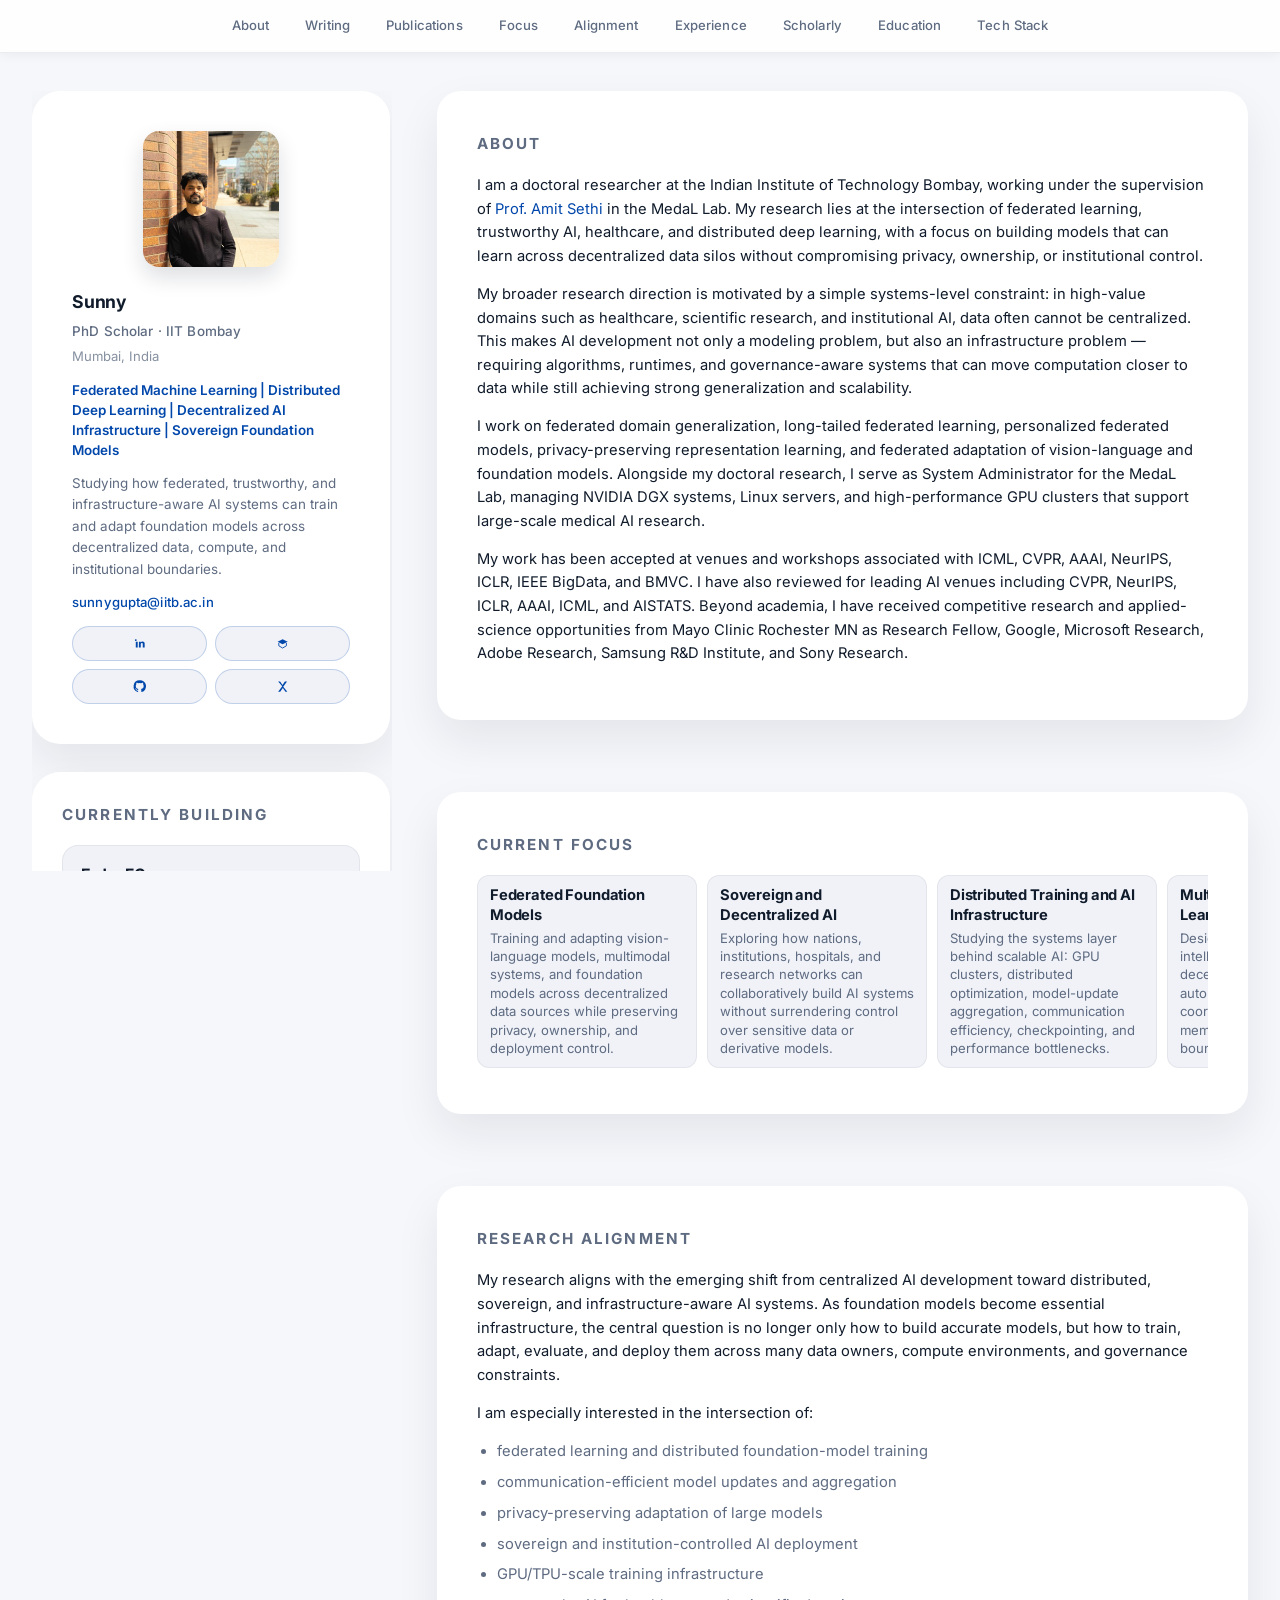
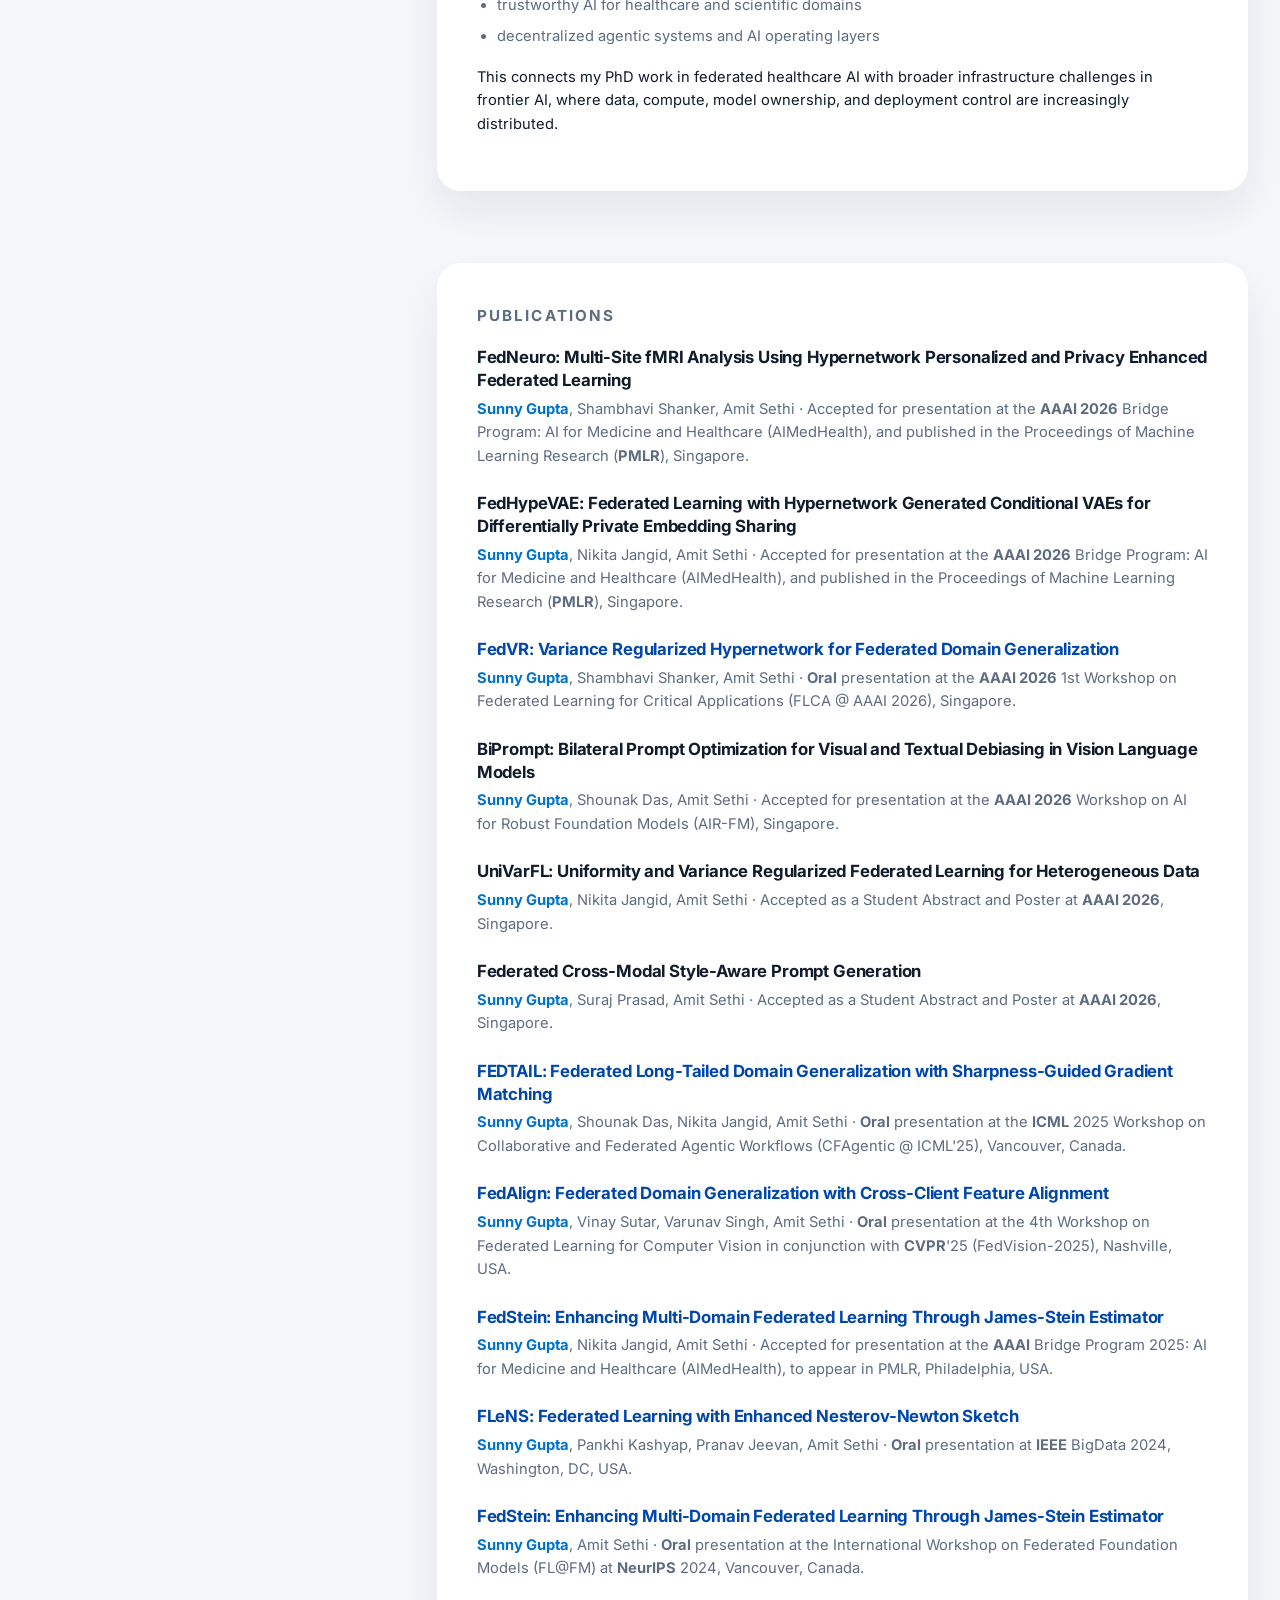
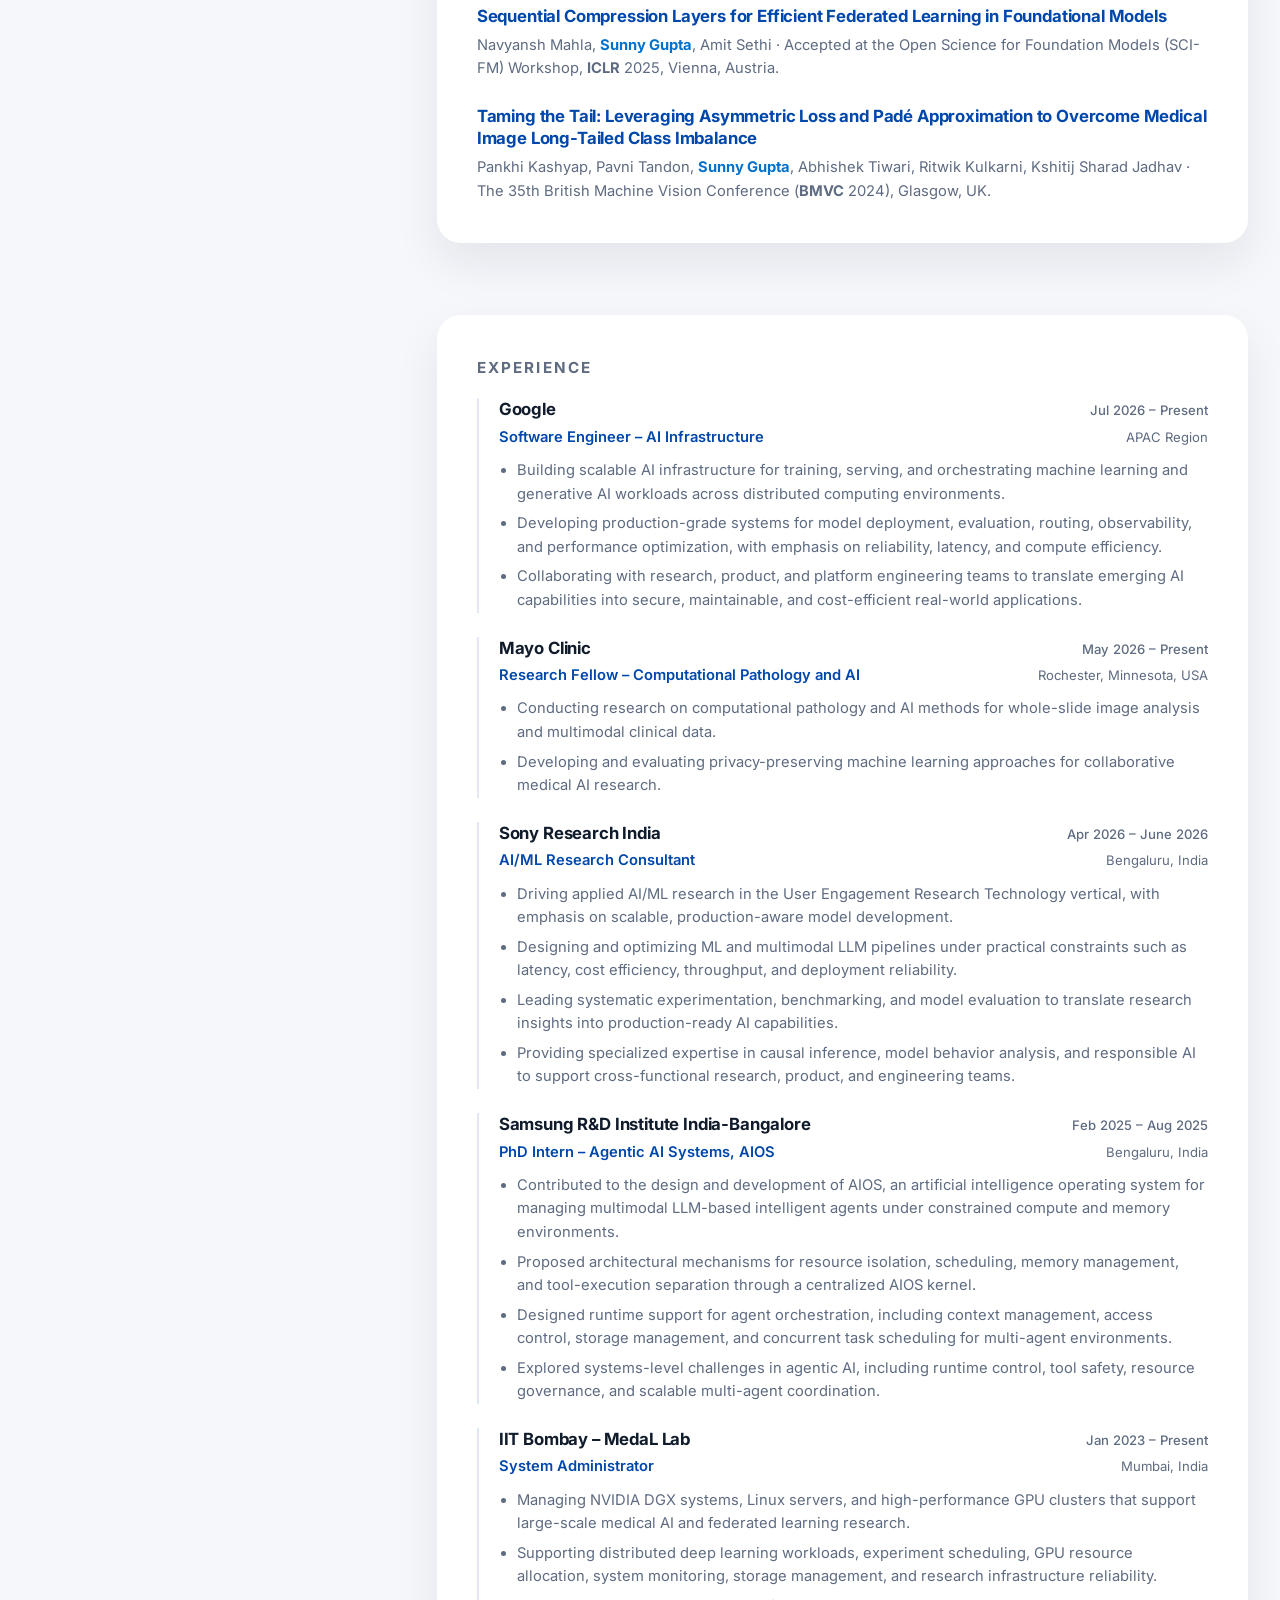
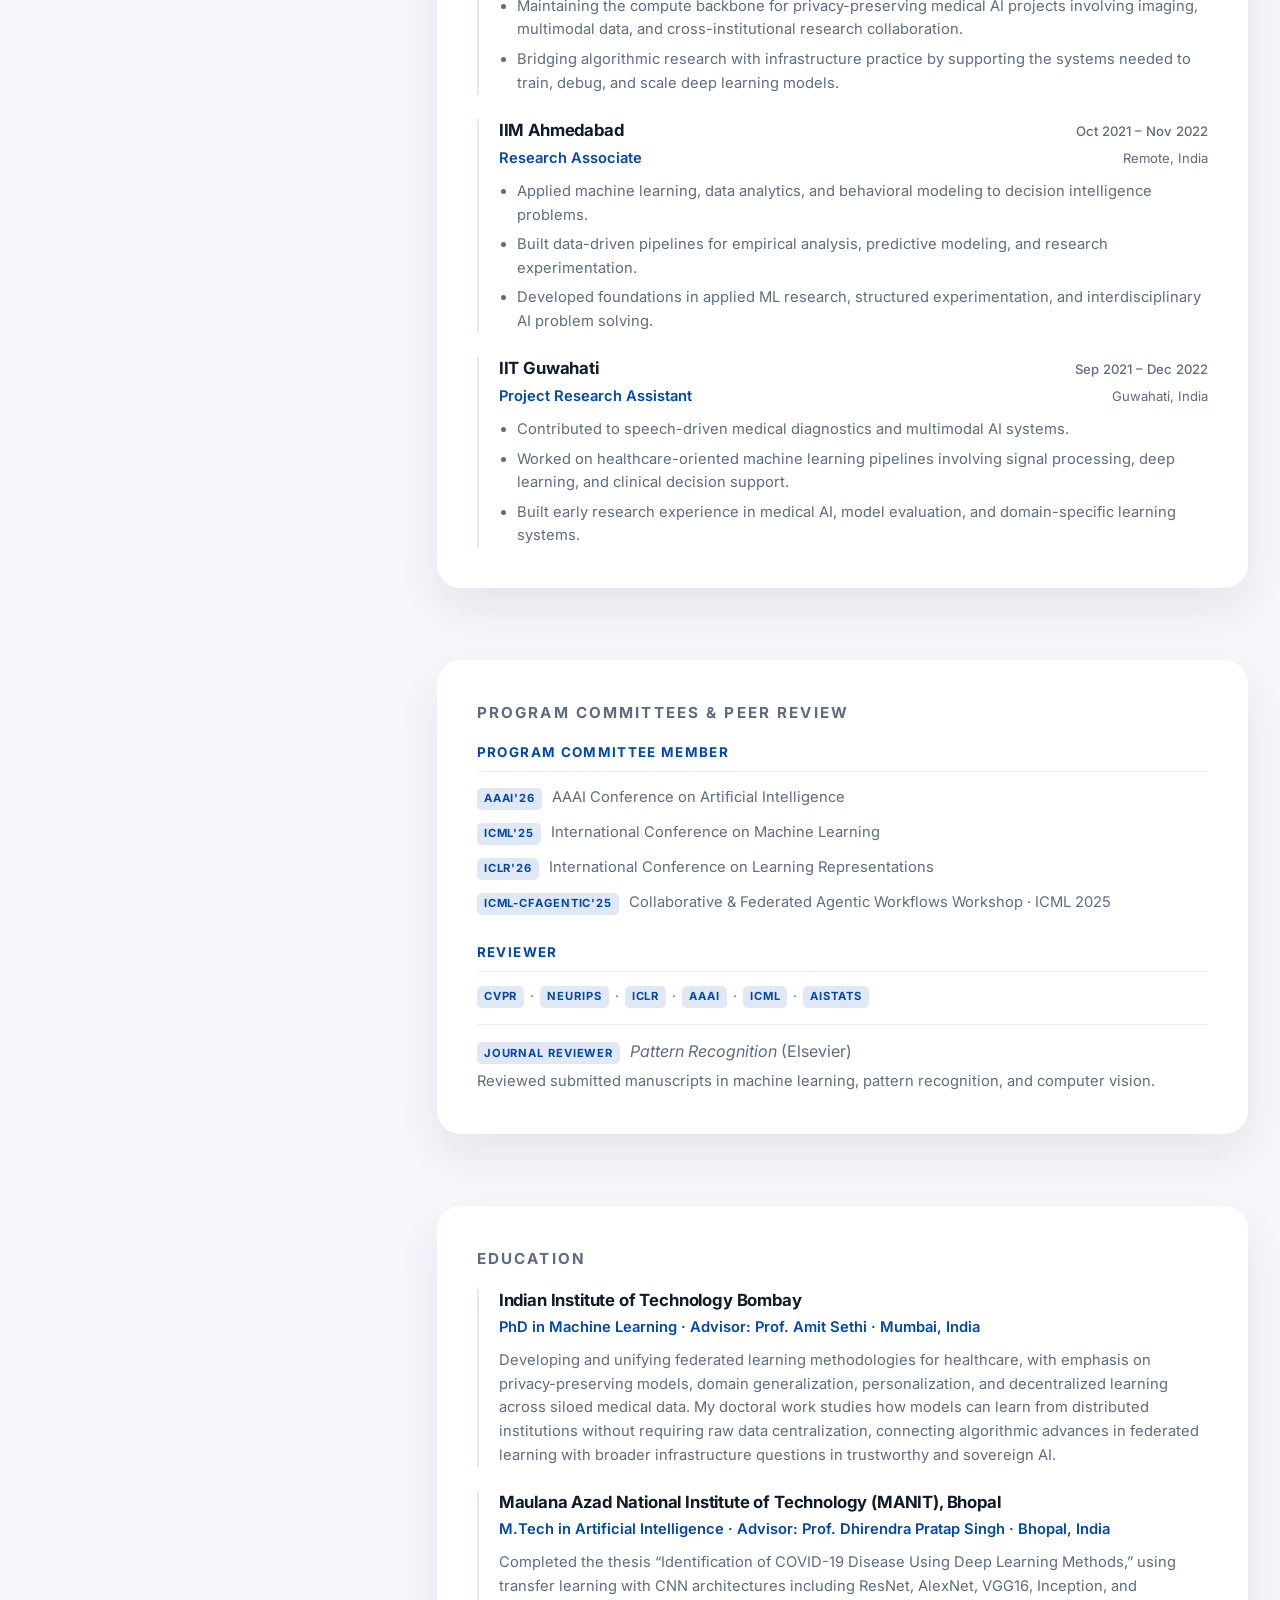
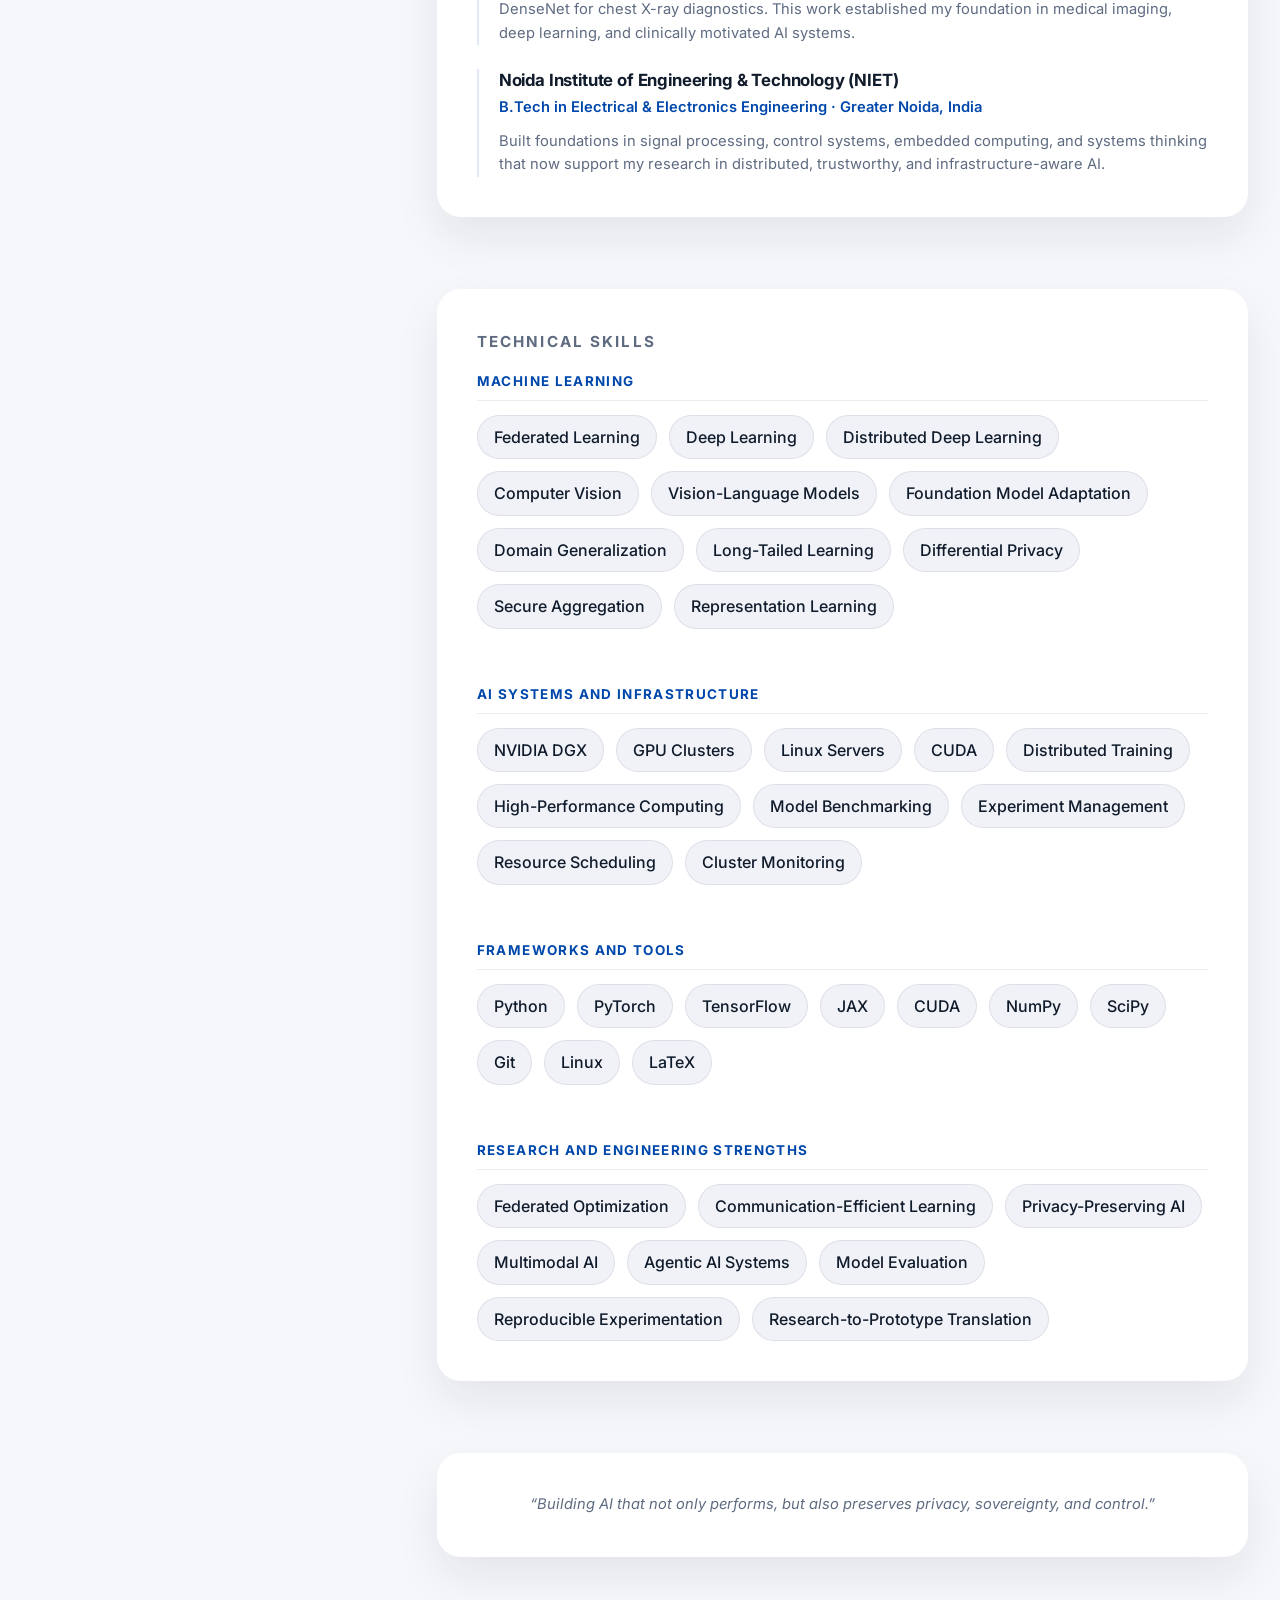
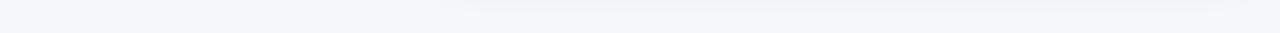
<file: index.html>
<!DOCTYPE html>
<html lang="en">
<head>
  <meta charset="utf-8">
  <meta http-equiv="X-UA-Compatible" content="IE=edge">
  <meta name="viewport" content="width=device-width, initial-scale=1">
  <title>Sunny Gupta | Machine Learning Researcher</title>
  <meta name="description" content="Portfolio of Sunny Gupta, PhD Scholar at IIT Bombay focused on federated learning, distributed deep learning, and trustworthy AI.">
  <link rel="preconnect" href="https://fonts.googleapis.com">
  <link rel="preconnect" href="https://fonts.gstatic.com" crossorigin>
  <link href="https://fonts.googleapis.com/css2?family=Inter:wght@300;400;500;600;700&display=swap" rel="stylesheet">
  <link rel="stylesheet" href="styles.css?v=12">
  <style>
    #service, #education {
      background: #ffffff !important;
      border-radius: 24px !important;
      padding: clamp(28px, 4vw, 40px) !important;
      box-shadow: 0 20px 45px rgba(15, 23, 42, 0.08) !important;
    }
  </style>
</head>
<body data-ga-id="" data-plausible-domain="">
  <header class="top-nav">
    <nav class="top-nav__inner" aria-label="Page sections">
      <a href="#about">About</a>
      <a href="#writing">Writing</a>
      <a href="#highlights">Publications</a>
      <a href="#focus">Focus</a>
      <a href="#alignment">Alignment</a>
      <a href="#experience">Experience</a>
      <a href="#service">Scholarly</a>
      <a href="#education">Education</a>
      <a href="#skills">Tech Stack</a>
    </nav>
  </header>

  <div class="page">
    <div class="sidebar">
    <aside class="profile">
      <div class="profile__image">
        <img src="sunny.jpg" alt="Portrait of Sunny Gupta" loading="lazy">
      </div>
      <div class="profile__content">
        <div class="profile__header">
          <h1 class="profile__name">Sunny</h1>
          <p class="profile__eyebrow">PhD Scholar · IIT Bombay</p>
          <p class="profile__location">Mumbai, India</p>
        </div>
        <p class="profile__role">Federated Machine Learning | Distributed Deep Learning | Decentralized AI Infrastructure | Sovereign Foundation Models</p>
        <p class="profile__tagline">
          Studying how federated, trustworthy, and infrastructure-aware AI systems can train and adapt foundation models across decentralized data, compute, and institutional boundaries.
        </p>
        <a href="mailto:sunnygupta@iitb.ac.in" class="profile__email">sunnygupta@iitb.ac.in</a>

        <div class="profile__actions">
          <a class="button secondary button--icon" href="https://linkedin.com/in/isunnyi" target="_blank" rel="noopener" title="LinkedIn">
            <svg viewBox="0 0 24 24" aria-hidden="true">
              <path d="M6 9h3v9H6zM7.5 6.5a1.5 1.5 0 1 1-3 0a1.5 1.5 0 0 1 3 0zM11 9h2.8v1.3h.04a3 3 0 0 1 2.66-1.46C18.8 8.84 20 10 20 12.43V18h-3v-4.95c0-1.19-.43-2-1.52-2-0.83 0-1.32.56-1.54 1.1-.08.19-.1.46-.1.73V18h-3z" fill="currentColor"></path>
            </svg>
            <span class="sr-only">LinkedIn</span>
          </a>
          <a class="button secondary button--icon" href="https://scholar.google.com/citations?user=-I-B6DgAAAAJ&amp;hl=en" target="_blank" rel="noopener" title="Google Scholar">
            <svg viewBox="0 0 24 24" aria-hidden="true">
              <path d="m4 9 8-4 8 4-8 4-8-4z" fill="currentColor"></path>
              <path d="M6 11v4.5L12 19l6-3.5V11" fill="none" stroke="currentColor" stroke-width="1.4" stroke-linejoin="round"></path>
            </svg>
            <span class="sr-only">Google Scholar</span>
          </a>
          <a class="button secondary button--icon" href="https://github.com/sunnyinAI" target="_blank" rel="noopener" title="GitHub">
            <svg viewBox="0 0 24 24" aria-hidden="true">
              <path d="M12 2a9.5 9.5 0 0 0-3 18.5c.47.09.65-.2.65-.46v-1.6c-2.65.58-3.2-1.27-3.2-1.27-.43-1.09-1.05-1.38-1.05-1.38-.86-.6.07-.59.07-.59.95.07 1.45.99 1.45.99.85 1.48 2.23 1.05 2.78.8.09-.63.33-1.05.6-1.29-2.11-.24-4.33-1.08-4.33-4.8 0-1.06.38-1.93 1-2.61-.1-.24-.44-1.2.1-2.5 0 0 .82-.26 2.7 1a9.3 9.3 0 0 1 4.9 0c1.88-1.26 2.7-1 2.7-1 .54 1.3.2 2.26.1 2.5.62.68 1 1.55 1 2.6 0 3.73-2.22 4.57-4.34 4.81.34.3.64.88.64 1.78v2.64c0 .26.18.55.66.46A9.5 9.5 0 0 0 12 2z" fill="currentColor"></path>
            </svg>
            <span class="sr-only">GitHub</span>
          </a>
          <a class="button secondary button--icon" href="https://x.com/sunnyinAI" target="_blank" rel="noopener" title="X / Twitter">
            <svg viewBox="0 0 24 24" aria-hidden="true">
              <path d="M5 4h3l3.9 5.5L15.6 4H19l-6 8.2L19.5 20h-3l-4.1-5.8L8.2 20H5l6.4-8.4z" fill="currentColor"></path>
            </svg>
            <span class="sr-only">X</span>
          </a>
        </div>

      </div>
    </aside>

      <section id="building" class="content__section projects-card">
        <h2 class="section-title">Currently Building</h2>
        <div class="projects-list">
          <a class="project-item" href="https://sunnyinai.github.io/ErdosFC/fc/" target="_blank" rel="noopener">
            <span class="project-item__head">
              <span class="project-item__name">ErdosFC</span>
              <svg viewBox="0 0 24 24" aria-hidden="true"><path d="M7 17 17 7M9 7h8v8" fill="none" stroke="currentColor" stroke-width="2" stroke-linecap="round" stroke-linejoin="round"></path></svg>
            </span>
            <span class="project-item__sub">Erdos Federated Computing · a federated-learning runtime</span>
            <span class="project-item__desc">A research-oriented federated computing runtime for training machine learning models across distributed data owners without centralizing raw data. ErdosFC focuses on privacy-preserving learning, heterogeneous clients, communication-efficient aggregation, and scalable experimentation for healthcare and foundation-model adaptation.</span>
          </a>
          <a class="project-item" href="https://sunnyinai.github.io/ErdosFC/fai/" target="_blank" rel="noopener">
            <span class="project-item__head">
              <span class="project-item__name">ErdosFAI</span>
              <svg viewBox="0 0 24 24" aria-hidden="true"><path d="M7 17 17 7M9 7h8v8" fill="none" stroke="currentColor" stroke-width="2" stroke-linecap="round" stroke-linejoin="round"></path></svg>
            </span>
            <span class="project-item__sub">Erdos Federated Agentic Intelligence · an agent lifecycle platform</span>
            <span class="project-item__desc">A platform for building, testing, deploying, and governing AI agents across decentralized environments. ErdosFAI explores how multi-agent systems can coordinate securely across tools, data sources, and institutions while maintaining observability, control, and responsible AI safeguards.</span>
          </a>
          <a class="project-item" href="https://sunnyinai.github.io/SDCO/" target="_blank" rel="noopener">
            <span class="project-item__head">
              <span class="project-item__name">Sunny Data Center Observatory</span>
              <svg viewBox="0 0 24 24" aria-hidden="true"><path d="M7 17 17 7M9 7h8v8" fill="none" stroke="currentColor" stroke-width="2" stroke-linecap="round" stroke-linejoin="round"></path></svg>
            </span>
            <span class="project-item__sub">India&apos;s data-centre footprint · mapped in the public interest</span>
            <span class="project-item__desc">A source-backed public-interest observatory for exploring Indian data-centre facilities, project status, policy, capacity signals, infrastructure safeguards, and privacy-conscious community reports.</span>
          </a>
        </div>
      </section>

      <section id="writing" class="content__section writing-card">
        <h2 class="section-title">Writing</h2>
        <div class="writing-grid">
          <!-- Article card — copy this entire <a>…</a> block to add a new post -->
          <a class="article-card" href="articles/federated-learning-for-healthcare.html">
            <div class="article-card__top">
              <span class="article-card__tag">Research</span>
              <span class="article-card__date">June 2026</span>
            </div>
            <h3 class="article-card__title">Federated Learning for Healthcare: The Ideas Behind My Research</h3>
            <p class="article-card__excerpt">Why medical data cannot move freely between hospitals &mdash; and how federated learning, privacy-preserving optimization, and distributed model adaptation can enable accurate, fair, and trustworthy AI across clinical institutions.</p>
            <span class="article-card__more">
              Read article
              <svg viewBox="0 0 24 24" aria-hidden="true"><path d="M5 12h14M13 6l6 6-6 6" fill="none" stroke="currentColor" stroke-width="2" stroke-linecap="round" stroke-linejoin="round"></path></svg>
            </span>
          </a>
          <!-- /Article card -->
          <a class="article-card" href="articles/from-federated-learning-to-sovereign-foundation-models.html">
            <div class="article-card__top">
              <span class="article-card__tag">Research</span>
              <span class="article-card__date">June 2026</span>
            </div>
            <h3 class="article-card__title">From Federated Learning to Sovereign Foundation Models</h3>
            <p class="article-card__excerpt">How the same principles behind privacy-preserving healthcare AI &mdash; local data control, decentralized optimization, and secure collaboration &mdash; are becoming central to frontier AI infrastructure.</p>
            <span class="article-card__more">
              Read article
              <svg viewBox="0 0 24 24" aria-hidden="true"><path d="M5 12h14M13 6l6 6-6 6" fill="none" stroke="currentColor" stroke-width="2" stroke-linecap="round" stroke-linejoin="round"></path></svg>
            </span>
          </a>
          <a class="article-card" href="articles/the-systems-layer-behind-federated-foundation-models.html">
            <div class="article-card__top">
              <span class="article-card__tag">Infrastructure</span>
              <span class="article-card__date">June 2026</span>
            </div>
            <h3 class="article-card__title">The Systems Layer Behind Federated Foundation Models</h3>
            <p class="article-card__excerpt">A practical view of the infrastructure needed for distributed model training: GPU clusters, communication bottlenecks, checkpointing, orchestration, profiling, and model-update aggregation.</p>
            <span class="article-card__more">
              Read article
              <svg viewBox="0 0 24 24" aria-hidden="true"><path d="M5 12h14M13 6l6 6-6 6" fill="none" stroke="currentColor" stroke-width="2" stroke-linecap="round" stroke-linejoin="round"></path></svg>
            </span>
          </a>
          <a class="article-card" href="articles/ml-research-interviews.html">
            <div class="article-card__top">
              <span class="article-card__tag">Career</span>
              <span class="article-card__date">June 2026</span>
            </div>
            <h3 class="article-card__title">A Field Guide to Machine Learning Research Interviews</h3>
            <p class="article-card__excerpt">What the interview loop looks like when moving from a PhD into industry research, with a focus on communicating technical depth across algorithms, systems, and role fit.</p>
            <span class="article-card__more">
              Read article
              <svg viewBox="0 0 24 24" aria-hidden="true"><path d="M5 12h14M13 6l6 6-6 6" fill="none" stroke="currentColor" stroke-width="2" stroke-linecap="round" stroke-linejoin="round"></path></svg>
            </span>
          </a>
        </div>
      </section>
    </div>

    <main class="content">
      <section id="about" class="content__section">
        <h2 class="section-title">About</h2>
        <p>
          I am a doctoral researcher at the Indian Institute of Technology Bombay, working under the supervision of
          <a href="https://www.ee.iitb.ac.in/~asethi/" target="_blank" rel="noopener">Prof. Amit Sethi</a> in the MedaL Lab. My research lies at the intersection of federated learning, trustworthy AI, healthcare, and distributed deep learning, with a focus on building models that can learn across decentralized data silos without compromising privacy, ownership, or institutional control.
        </p>
        <p>
          My broader research direction is motivated by a simple systems-level constraint: in high-value domains such as healthcare, scientific research, and institutional AI, data often cannot be centralized. This makes AI development not only a modeling problem, but also an infrastructure problem &mdash; requiring algorithms, runtimes, and governance-aware systems that can move computation closer to data while still achieving strong generalization and scalability.
        </p>
        <p>
          I work on federated domain generalization, long-tailed federated learning, personalized federated models, privacy-preserving representation learning, and federated adaptation of vision-language and foundation models. Alongside my doctoral research, I serve as System Administrator for the MedaL Lab, managing NVIDIA DGX systems, Linux servers, and high-performance GPU clusters that support large-scale medical AI research.
        </p>
        <p>
          My work has been accepted at venues and workshops associated with ICML, CVPR, AAAI, NeurIPS, ICLR, IEEE BigData, and BMVC. I have also reviewed for leading AI venues including CVPR, NeurIPS, ICLR, AAAI, ICML, and AISTATS. Beyond academia, I have received competitive research and applied-science opportunities from Mayo Clinic Rochester MN as Research Fellow, Google, Microsoft Research, Adobe Research, Samsung R&amp;D Institute, and Sony Research.
        </p>
      </section>

      <section id="focus" class="content__section">
        <h2 class="section-title">Current Focus</h2>
        <div class="focus-strip">
          <article>
            <h3>Federated Foundation Models</h3>
            <p>Training and adapting vision-language models, multimodal systems, and foundation models across decentralized data sources while preserving privacy, ownership, and deployment control.</p>
          </article>
          <article>
            <h3>Sovereign and Decentralized AI</h3>
            <p>Exploring how nations, institutions, hospitals, and research networks can collaboratively build AI systems without surrendering control over sensitive data or derivative models.</p>
          </article>
          <article>
            <h3>Distributed Training and AI Infrastructure</h3>
            <p>Studying the systems layer behind scalable AI: GPU clusters, distributed optimization, model-update aggregation, communication efficiency, checkpointing, and performance bottlenecks.</p>
          </article>
          <article>
            <h3>Multi-Agent Federated Learning</h3>
            <p>Designing collaborative intelligence across decentralized agents, where autonomous systems coordinate across tools, memory, data, and institutional boundaries.</p>
          </article>
          <article>
            <h3>Trustworthy Federated Systems</h3>
            <p>Developing privacy-preserving training strategies using differential privacy, secure aggregation, controlled representation sharing, and fairness-aware optimization.</p>
          </article>
          <article>
            <h3>Federated Domain Generalization</h3>
            <p>Building robust models that generalize across hospitals, scanners, populations, and domains without requiring centralized access to all training data.</p>
          </article>
        </div>
      </section>

      <section id="alignment" class="content__section">
        <h2 class="section-title">Research Alignment</h2>
        <p>
          My research aligns with the emerging shift from centralized AI development toward distributed, sovereign, and infrastructure-aware AI systems. As foundation models become essential infrastructure, the central question is no longer only how to build accurate models, but how to train, adapt, evaluate, and deploy them across many data owners, compute environments, and governance constraints.
        </p>
        <p>I am especially interested in the intersection of:</p>
        <ul class="alignment-list">
          <li>federated learning and distributed foundation-model training</li>
          <li>communication-efficient model updates and aggregation</li>
          <li>privacy-preserving adaptation of large models</li>
          <li>sovereign and institution-controlled AI deployment</li>
          <li>GPU/TPU-scale training infrastructure</li>
          <li>trustworthy AI for healthcare and scientific domains</li>
          <li>decentralized agentic systems and AI operating layers</li>
        </ul>
        <p>
          This connects my PhD work in federated healthcare AI with broader infrastructure challenges in frontier AI, where data, compute, model ownership, and deployment control are increasingly distributed.
        </p>
      </section>

      <section id="highlights" class="content__section">
        <h2 class="section-title">Publications</h2>
        <ul class="list-with-heading">
          <li>
            <h3>FedNeuro: Multi-Site fMRI Analysis Using Hypernetwork Personalized and Privacy Enhanced Federated Learning</h3>
            <p><span class="author-highlight">Sunny Gupta</span>, Shambhavi Shanker, Amit Sethi · Accepted for presentation at the <strong>AAAI 2026</strong> Bridge Program: AI for Medicine and Healthcare (AIMedHealth), and published in the Proceedings of Machine Learning Research (<strong>PMLR</strong>), Singapore.</p>
          </li>
          <li>
            <h3>FedHypeVAE: Federated Learning with Hypernetwork Generated Conditional VAEs for Differentially Private Embedding Sharing</h3>
            <p><span class="author-highlight">Sunny Gupta</span>, Nikita Jangid, Amit Sethi · Accepted for presentation at the <strong>AAAI 2026</strong> Bridge Program: AI for Medicine and Healthcare (AIMedHealth), and published in the Proceedings of Machine Learning Research (<strong>PMLR</strong>), Singapore.</p>
          </li>
          <li>
            <h3><a href="https://openreview.net/forum?id=sf1ovOGTaf" target="_blank" rel="noopener">FedVR: Variance Regularized Hypernetwork for Federated Domain Generalization</a></h3>
            <p><span class="author-highlight">Sunny Gupta</span>, Shambhavi Shanker, Amit Sethi · <strong>Oral</strong> presentation at the <strong>AAAI 2026</strong> 1st Workshop on Federated Learning for Critical Applications (FLCA @ AAAI 2026), Singapore.</p>
          </li>
          <li>
            <h3>BiPrompt: Bilateral Prompt Optimization for Visual and Textual Debiasing in Vision Language Models</h3>
            <p><span class="author-highlight">Sunny Gupta</span>, Shounak Das, Amit Sethi · Accepted for presentation at the <strong>AAAI 2026</strong> Workshop on AI for Robust Foundation Models (AIR-FM), Singapore.</p>
          </li>
          <li>
            <h3>UniVarFL: Uniformity and Variance Regularized Federated Learning for Heterogeneous Data</h3>
            <p><span class="author-highlight">Sunny Gupta</span>, Nikita Jangid, Amit Sethi · Accepted as a Student Abstract and Poster at <strong>AAAI 2026</strong>, Singapore.</p>
          </li>
          <li>
            <h3>Federated Cross-Modal Style-Aware Prompt Generation</h3>
            <p><span class="author-highlight">Sunny Gupta</span>, Suraj Prasad, Amit Sethi · Accepted as a Student Abstract and Poster at <strong>AAAI 2026</strong>, Singapore.</p>
          </li>
          <li>
            <h3><a href="https://icml.cc/virtual/2025/47994" target="_blank" rel="noopener">FEDTAIL: Federated Long-Tailed Domain Generalization with Sharpness-Guided Gradient Matching</a></h3>
            <p><span class="author-highlight">Sunny Gupta</span>, Shounak Das, Nikita Jangid, Amit Sethi · <strong>Oral</strong> presentation at the <strong>ICML</strong> 2025 Workshop on Collaborative and Federated Agentic Workflows (CFAgentic @ ICML'25), Vancouver, Canada.</p>
          </li>
          <li>
            <h3><a href="https://openaccess.thecvf.com/content/CVPR2025W/FedVision/html/Gupta_FedAlign_Federated_Domain_Generalization_with_Cross-Client_Feature_Alignment_CVPRW_2025_paper.html" target="_blank" rel="noopener">FedAlign: Federated Domain Generalization with Cross-Client Feature Alignment</a></h3>
            <p><span class="author-highlight">Sunny Gupta</span>, Vinay Sutar, Varunav Singh, Amit Sethi · <strong>Oral</strong> presentation at the 4th Workshop on Federated Learning for Computer Vision in conjunction with <strong>CVPR</strong>'25 (FedVision-2025), Nashville, USA.</p>
          </li>
          <li>
            <h3><a href="https://proceedings.mlr.press/v281/gupta25a.html" target="_blank" rel="noopener">FedStein: Enhancing Multi-Domain Federated Learning Through James-Stein Estimator</a></h3>
            <p><span class="author-highlight">Sunny Gupta</span>, Nikita Jangid, Amit Sethi · Accepted for presentation at the <strong>AAAI</strong> Bridge Program 2025: AI for Medicine and Healthcare (AIMedHealth), to appear in PMLR, Philadelphia, USA.</p>
          </li>
          <li>
            <h3><a href="https://ieeexplore.ieee.org/abstract/document/10825820" target="_blank" rel="noopener">FLeNS: Federated Learning with Enhanced Nesterov-Newton Sketch</a></h3>
            <p><span class="author-highlight">Sunny Gupta</span>, Pankhi Kashyap, Pranav Jeevan, Amit Sethi · <strong>Oral</strong> presentation at <strong>IEEE</strong> BigData 2024, Washington, DC, USA.</p>
          </li>
          <li>
            <h3><a href="https://openreview.net/attachment?id=uBooD9HQQu&amp;name=pdf" target="_blank" rel="noopener">FedStein: Enhancing Multi-Domain Federated Learning Through James-Stein Estimator</a></h3>
            <p><span class="author-highlight">Sunny Gupta</span>, Amit Sethi · <strong>Oral</strong> presentation at the International Workshop on Federated Foundation Models (FL@FM) at <strong>NeurIPS</strong> 2024, Vancouver, Canada.</p>
          </li>
          <li>
            <h3><a href="https://openreview.net/forum?id=lhA3oVClTf" target="_blank" rel="noopener">Sequential Compression Layers for Efficient Federated Learning in Foundational Models</a></h3>
            <p>Navyansh Mahla, <span class="author-highlight">Sunny Gupta</span>, Amit Sethi · Accepted at the Open Science for Foundation Models (SCI-FM) Workshop, <strong>ICLR</strong> 2025, Vienna, Austria.</p>
          </li>
          <li>
            <h3><a href="https://bmvc2024.org/proceedings/416/" target="_blank" rel="noopener">Taming the Tail: Leveraging Asymmetric Loss and Padé Approximation to Overcome Medical Image Long-Tailed Class Imbalance</a></h3>
            <p>Pankhi Kashyap, Pavni Tandon, <span class="author-highlight">Sunny Gupta</span>, Abhishek Tiwari, Ritwik Kulkarni, Kshitij Sharad Jadhav · The 35th British Machine Vision Conference (<strong>BMVC</strong> 2024), Glasgow, UK.</p>
          </li>
        </ul>
      </section>

      <section id="experience" class="content__section">
        <h2 class="section-title">Experience</h2>
        <div class="timeline">
          <article>
            <header>
              <div class="timeline__head">
                <h3>Google</h3>
                <span class="timeline__date">Jul 2026 – Present</span>
              </div>
              <div class="timeline__sub">
                <span class="timeline__role">Software Engineer – AI Infrastructure</span>
                <span class="timeline__place">APAC Region</span>
              </div>
            </header>
            <ul class="timeline__bullets">
              <li>Building scalable AI infrastructure for training, serving, and orchestrating machine learning and generative AI workloads across distributed computing environments.</li>
              <li>Developing production-grade systems for model deployment, evaluation, routing, observability, and performance optimization, with emphasis on reliability, latency, and compute efficiency.</li>
              <li>Collaborating with research, product, and platform engineering teams to translate emerging AI capabilities into secure, maintainable, and cost-efficient real-world applications.</li>
            </ul>
          </article>
          <article>
            <header>
              <div class="timeline__head">
                <h3>Mayo Clinic</h3>
                <span class="timeline__date">May 2026 – Present</span>
              </div>
              <div class="timeline__sub">
                <span class="timeline__role">Research Fellow – Computational Pathology and AI</span>
                <span class="timeline__place">Rochester, Minnesota, USA</span>
              </div>
            </header>
            <ul class="timeline__bullets">
              <li>Conducting research on computational pathology and AI methods for whole-slide image analysis and multimodal clinical data.</li>
              <li>Developing and evaluating privacy-preserving machine learning approaches for collaborative medical AI research.</li>
            </ul>
          </article>
          <article>
            <header>
              <div class="timeline__head">
                <h3>Sony Research India</h3>
                <span class="timeline__date">Apr 2026 – June 2026</span>
              </div>
              <div class="timeline__sub">
                <span class="timeline__role">AI/ML Research Consultant</span>
                <span class="timeline__place">Bengaluru, India</span>
              </div>
            </header>
            <ul class="timeline__bullets">
              <li>Driving applied AI/ML research in the User Engagement Research Technology vertical, with emphasis on scalable, production-aware model development.</li>
              <li>Designing and optimizing ML and multimodal LLM pipelines under practical constraints such as latency, cost efficiency, throughput, and deployment reliability.</li>
              <li>Leading systematic experimentation, benchmarking, and model evaluation to translate research insights into production-ready AI capabilities.</li>
              <li>Providing specialized expertise in causal inference, model behavior analysis, and responsible AI to support cross-functional research, product, and engineering teams.</li>
            </ul>
          </article>
          <article>
            <header>
              <div class="timeline__head">
                <h3>Samsung R&amp;D Institute India-Bangalore</h3>
                <span class="timeline__date">Feb 2025 – Aug 2025</span>
              </div>
              <div class="timeline__sub">
                <span class="timeline__role">PhD Intern – Agentic AI Systems, AIOS</span>
                <span class="timeline__place">Bengaluru, India</span>
              </div>
            </header>
            <ul class="timeline__bullets">
              <li>Contributed to the design and development of AIOS, an artificial intelligence operating system for managing multimodal LLM-based intelligent agents under constrained compute and memory environments.</li>
              <li>Proposed architectural mechanisms for resource isolation, scheduling, memory management, and tool-execution separation through a centralized AIOS kernel.</li>
              <li>Designed runtime support for agent orchestration, including context management, access control, storage management, and concurrent task scheduling for multi-agent environments.</li>
              <li>Explored systems-level challenges in agentic AI, including runtime control, tool safety, resource governance, and scalable multi-agent coordination.</li>
            </ul>
          </article>
          <article>
            <header>
              <div class="timeline__head">
                <h3>IIT Bombay – MedaL Lab</h3>
                <span class="timeline__date">Jan 2023 – Present</span>
              </div>
              <div class="timeline__sub">
                <span class="timeline__role">System Administrator</span>
                <span class="timeline__place">Mumbai, India</span>
              </div>
            </header>
            <ul class="timeline__bullets">
              <li>Managing NVIDIA DGX systems, Linux servers, and high-performance GPU clusters that support large-scale medical AI and federated learning research.</li>
              <li>Supporting distributed deep learning workloads, experiment scheduling, GPU resource allocation, system monitoring, storage management, and research infrastructure reliability.</li>
              <li>Maintaining the compute backbone for privacy-preserving medical AI projects involving imaging, multimodal data, and cross-institutional research collaboration.</li>
              <li>Bridging algorithmic research with infrastructure practice by supporting the systems needed to train, debug, and scale deep learning models.</li>
            </ul>
          </article>
          <article>
            <header>
              <div class="timeline__head">
                <h3>IIM Ahmedabad</h3>
                <span class="timeline__date">Oct 2021 – Nov 2022</span>
              </div>
              <div class="timeline__sub">
                <span class="timeline__role">Research Associate</span>
                <span class="timeline__place">Remote, India</span>
              </div>
            </header>
            <ul class="timeline__bullets">
              <li>Applied machine learning, data analytics, and behavioral modeling to decision intelligence problems.</li>
              <li>Built data-driven pipelines for empirical analysis, predictive modeling, and research experimentation.</li>
              <li>Developed foundations in applied ML research, structured experimentation, and interdisciplinary AI problem solving.</li>
            </ul>
          </article>
          <article>
            <header>
              <div class="timeline__head">
                <h3>IIT Guwahati</h3>
                <span class="timeline__date">Sep 2021 – Dec 2022</span>
              </div>
              <div class="timeline__sub">
                <span class="timeline__role">Project Research Assistant</span>
                <span class="timeline__place">Guwahati, India</span>
              </div>
            </header>
            <ul class="timeline__bullets">
              <li>Contributed to speech-driven medical diagnostics and multimodal AI systems.</li>
              <li>Worked on healthcare-oriented machine learning pipelines involving signal processing, deep learning, and clinical decision support.</li>
              <li>Built early research experience in medical AI, model evaluation, and domain-specific learning systems.</li>
            </ul>
          </article>
        </div>
      </section>

      <section id="service" class="content__section" style="background:#fff;border-radius:24px;padding:clamp(28px,4vw,40px);box-shadow:0 20px 45px rgba(15,23,42,0.08)">
        <h2 class="section-title">Program Committees &amp; Peer Review</h2>

        <div class="service-group">
          <h3 class="service-group__label">Program Committee Member</h3>
          <ul class="service-list">
            <li>
              <a href="https://aaai.org/conference/aaai/aaai-26/2026-program-committee/" target="_blank" rel="noopener" class="conf-tag">AAAI'26</a>
              <span>AAAI Conference on Artificial Intelligence</span>
            </li>
            <li>
              <a href="https://icml.cc/Conferences/2025/ProgramCommittee" target="_blank" rel="noopener" class="conf-tag">ICML'25</a>
              <span>International Conference on Machine Learning</span>
            </li>
            <li>
              <a href="https://iclr.cc/Conferences/2026/ProgramCommittee" target="_blank" rel="noopener" class="conf-tag">ICLR'26</a>
              <span>International Conference on Learning Representations</span>
            </li>
            <li>
              <a href="https://cfagentic.github.io/" target="_blank" rel="noopener" class="conf-tag">ICML-CFAgentic'25</a>
              <span>Collaborative &amp; Federated Agentic Workflows Workshop · ICML 2025</span>
            </li>
          </ul>
        </div>

        <div class="service-group">
          <h3 class="service-group__label">Reviewer</h3>
          <div class="service-reviewer-row">
            <span class="conf-tag">CVPR</span>
            <span class="conf-sep">·</span>
            <span class="conf-tag">NeurIPS</span>
            <span class="conf-sep">·</span>
            <a href="https://iclr.cc/Conferences/2026/ProgramCommittee" target="_blank" rel="noopener" class="conf-tag">ICLR</a>
            <span class="conf-sep">·</span>
            <a href="https://aaai.org/conference/aaai/aaai-26/2026-program-committee/" target="_blank" rel="noopener" class="conf-tag">AAAI</a>
            <span class="conf-sep">·</span>
            <a href="https://icml.cc/Conferences/2025/ProgramCommittee" target="_blank" rel="noopener" class="conf-tag">ICML</a>
            <span class="conf-sep">·</span>
            <a href="https://virtual.aistats.org/Conferences/2026/Reviewers" target="_blank" rel="noopener" class="conf-tag">AISTATS</a>
          </div>
          <div class="journal-review">
            <div class="journal-review__head">
              <span class="conf-tag">Journal Reviewer</span>
              <span class="journal-review__title"><em>Pattern Recognition</em> (Elsevier)</span>
            </div>
            <p>Reviewed submitted manuscripts in machine learning, pattern recognition, and computer vision.</p>
          </div>
        </div>
      </section>

      <section id="education" class="content__section" style="background:#fff;border-radius:24px;padding:clamp(28px,4vw,40px);box-shadow:0 20px 45px rgba(15,23,42,0.08)">
        <h2 class="section-title">Education</h2>
        <div class="timeline">
          <article>
            <header>
              <h3>Indian Institute of Technology Bombay</h3>
              <span class="timeline__meta">PhD in Machine Learning · Advisor: <a href="https://www.ee.iitb.ac.in/~asethi/" target="_blank" rel="noopener">Prof. Amit Sethi</a> · Mumbai, India</span>
            </header>
            <p>Developing and unifying federated learning methodologies for healthcare, with emphasis on privacy-preserving models, domain generalization, personalization, and decentralized learning across siloed medical data. My doctoral work studies how models can learn from distributed institutions without requiring raw data centralization, connecting algorithmic advances in federated learning with broader infrastructure questions in trustworthy and sovereign AI.</p>
          </article>
          <article>
            <header>
              <h3>Maulana Azad National Institute of Technology (MANIT), Bhopal</h3>
              <span class="timeline__meta">M.Tech in Artificial Intelligence · Advisor: <a href="https://www.manit.ac.in/content/dr-dhirendra-pratap-singh" target="_blank" rel="noopener">Prof. Dhirendra Pratap Singh</a> · Bhopal, India</span>
            </header>
            <p>Completed the thesis “Identification of COVID-19 Disease Using Deep Learning Methods,” using transfer learning with CNN architectures including ResNet, AlexNet, VGG16, Inception, and DenseNet for chest X-ray diagnostics. This work established my foundation in medical imaging, deep learning, and clinically motivated AI systems.</p>
          </article>
          <article>
            <header>
              <h3>Noida Institute of Engineering &amp; Technology (NIET)</h3>
              <span class="timeline__meta">B.Tech in Electrical &amp; Electronics Engineering · Greater Noida, India</span>
            </header>
            <p>Built foundations in signal processing, control systems, embedded computing, and systems thinking that now support my research in distributed, trustworthy, and infrastructure-aware AI.</p>
          </article>
        </div>
      </section>

      <section id="skills" class="content__section">
        <h2 class="section-title">Technical Skills</h2>
        <div class="skills-groups">
          <div class="service-group">
            <h3 class="service-group__label">Machine Learning</h3>
            <div class="pill-list">
              <span>Federated Learning</span>
              <span>Deep Learning</span>
              <span>Distributed Deep Learning</span>
              <span>Computer Vision</span>
              <span>Vision-Language Models</span>
              <span>Foundation Model Adaptation</span>
              <span>Domain Generalization</span>
              <span>Long-Tailed Learning</span>
              <span>Differential Privacy</span>
              <span>Secure Aggregation</span>
              <span>Representation Learning</span>
            </div>
          </div>
          <div class="service-group">
            <h3 class="service-group__label">AI Systems and Infrastructure</h3>
            <div class="pill-list">
              <span>NVIDIA DGX</span>
              <span>GPU Clusters</span>
              <span>Linux Servers</span>
              <span>CUDA</span>
              <span>Distributed Training</span>
              <span>High-Performance Computing</span>
              <span>Model Benchmarking</span>
              <span>Experiment Management</span>
              <span>Resource Scheduling</span>
              <span>Cluster Monitoring</span>
            </div>
          </div>
          <div class="service-group">
            <h3 class="service-group__label">Frameworks and Tools</h3>
            <div class="pill-list">
              <span>Python</span>
              <span>PyTorch</span>
              <span>TensorFlow</span>
              <span>JAX</span>
              <span>CUDA</span>
              <span>NumPy</span>
              <span>SciPy</span>
              <span>Git</span>
              <span>Linux</span>
              <span>LaTeX</span>
            </div>
          </div>
          <div class="service-group">
            <h3 class="service-group__label">Research and Engineering Strengths</h3>
            <div class="pill-list">
              <span>Federated Optimization</span>
              <span>Communication-Efficient Learning</span>
              <span>Privacy-Preserving AI</span>
              <span>Multimodal AI</span>
              <span>Agentic AI Systems</span>
              <span>Model Evaluation</span>
              <span>Reproducible Experimentation</span>
              <span>Research-to-Prototype Translation</span>
            </div>
          </div>
        </div>
      </section>

      <section class="content__section">
        <p class="footer__quote">“Building AI that not only performs, but also preserves privacy, sovereignty, and control.”</p>
      </section>
    </main>
  </div>

  <script src="analytics.js"></script>
</body>
</html>
</file>
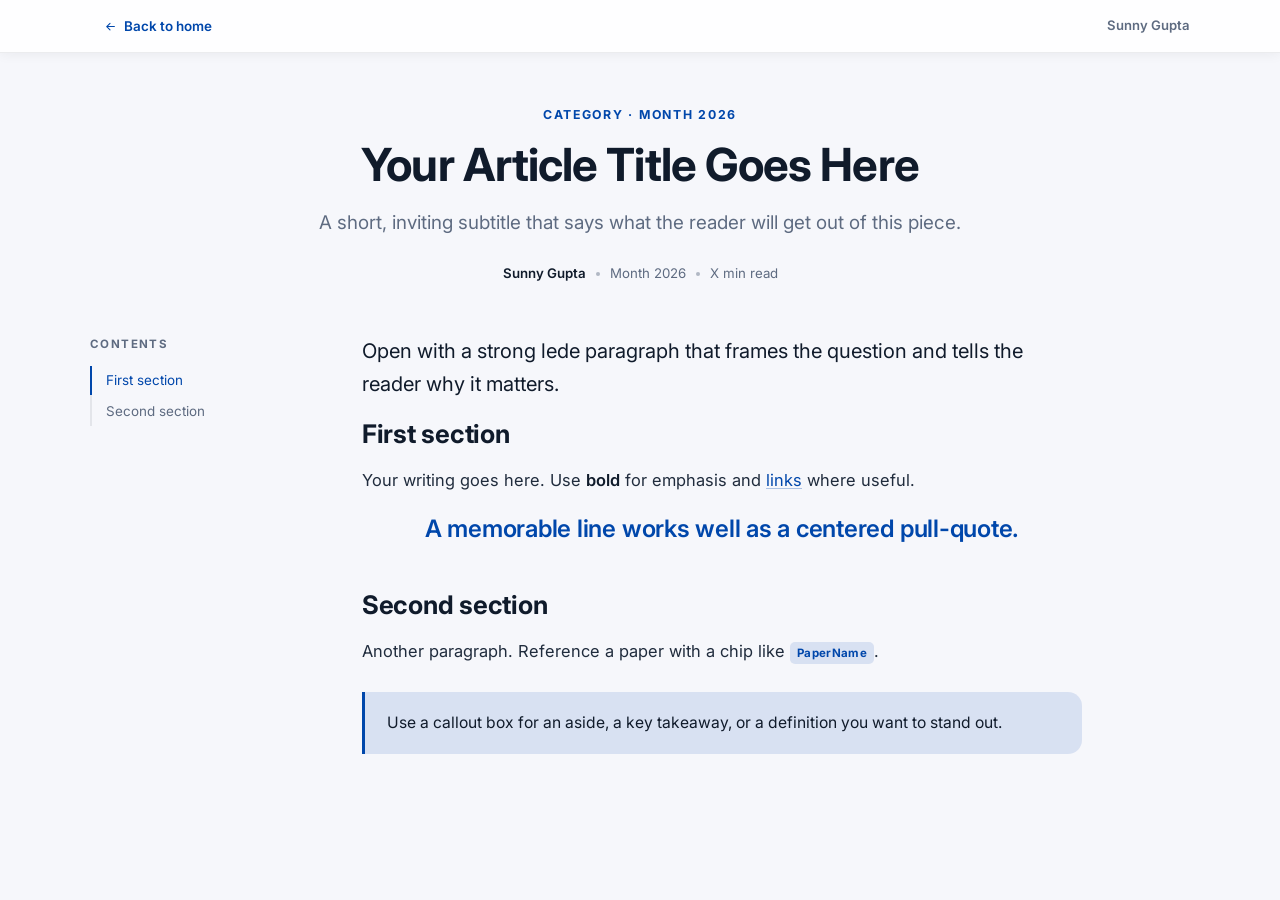
<file: articles/_template.html>
<!DOCTYPE html>
<html lang="en">
<!--
  ============================================================
  ARTICLE TEMPLATE — how to publish a new post
  ============================================================
  1. Copy this file and rename it, e.g.  my-new-post.html
  2. Fill in: <title>, meta description, eyebrow, H1 title, subtitle, meta row.
  3. Write your sections inside <div class="article-body">. Give each
     <section> a unique id, and add a matching <li><a href="#id"> line
     to the Contents list so it appears in the sidebar (the highlight-on-
     scroll works automatically).
  4. Add a card on the homepage: open ../index.html, find the
     <section id="writing">, copy the <a class="article-card"> … </a>
     block, and point its href at your new file.

  Handy building blocks (all styled already):
    <p class="article-lede">…</p>          → larger intro paragraph
    <p class="article-quote">…</p>          → centered pull-quote
    <div class="article-callout">…</div>    → highlighted note box
    <span class="paper-ref">NAME</span>     → small blue chip (use <a class="paper-ref" href="…"> to link it)
    <figure class="article-figure"> … <figcaption>…</figcaption></figure>
  ============================================================
-->
<head>
  <meta charset="utf-8">
  <meta http-equiv="X-UA-Compatible" content="IE=edge">
  <meta name="viewport" content="width=device-width, initial-scale=1">
  <title>Your Article Title | Sunny Gupta</title>
  <meta name="description" content="A one-sentence summary of the article for search engines and link previews.">
  <link rel="preconnect" href="https://fonts.googleapis.com">
  <link rel="preconnect" href="https://fonts.gstatic.com" crossorigin>
  <link href="https://fonts.googleapis.com/css2?family=Inter:wght@300;400;500;600;700&display=swap" rel="stylesheet">
  <link rel="stylesheet" href="../styles.css?v=10">
</head>
<body data-ga-id="" data-plausible-domain="">
  <header class="article-nav">
    <div class="article-nav__inner">
      <a class="article-nav__back" href="../index.html#writing">
        <svg viewBox="0 0 24 24" aria-hidden="true"><path d="M19 12H5M11 18l-6-6 6-6" fill="none" stroke="currentColor" stroke-width="2" stroke-linecap="round" stroke-linejoin="round"></path></svg>
        Back to home
      </a>
      <span class="article-nav__name">Sunny Gupta</span>
    </div>
  </header>

  <article class="article">
    <div class="article-hero">
      <p class="article-hero__eyebrow">Category · Month 2026</p>
      <h1 class="article-hero__title">Your Article Title Goes Here</h1>
      <p class="article-hero__subtitle">A short, inviting subtitle that says what the reader will get out of this piece.</p>
      <div class="article-hero__meta">
        <strong>Sunny Gupta</strong>
        <span class="article-hero__dot"></span>
        <span>Month 2026</span>
        <span class="article-hero__dot"></span>
        <span>X min read</span>
      </div>
    </div>

    <div class="article-layout">
      <aside class="article-toc">
        <p class="article-toc__label">Contents</p>
        <nav aria-label="Article sections">
          <ol>
            <!-- One <li> per section below. The href must match the section id. -->
            <li><a href="#section-one">First section</a></li>
            <li><a href="#section-two">Second section</a></li>
          </ol>
        </nav>
      </aside>

      <div class="article-body">
        <p class="article-lede">
          Open with a strong lede paragraph that frames the question and tells the reader why it matters.
        </p>

        <section id="section-one">
          <h2>First section</h2>
          <p>Your writing goes here. Use <strong>bold</strong> for emphasis and <a href="#">links</a> where useful.</p>

          <p class="article-quote">A memorable line works well as a centered pull-quote.</p>
        </section>

        <section id="section-two">
          <h2>Second section</h2>
          <p>Another paragraph. Reference a paper with a chip like <span class="paper-ref">PaperName</span>.</p>

          <div class="article-callout">
            <p>Use a callout box for an aside, a key takeaway, or a definition you want to stand out.</p>
          </div>
        </section>
      </div>
    </div>
  </article>

  <script src="../analytics.js"></script>
  <script>
    (function () {
      var links = Array.prototype.slice.call(document.querySelectorAll('.article-toc a'));
      var ids = links.map(function (a) { return a.getAttribute('href').slice(1); });
      function onScroll() {
        var current = ids[0];
        for (var i = 0; i < ids.length; i++) {
          var el = document.getElementById(ids[i]);
          if (el && el.getBoundingClientRect().top <= 140) current = ids[i];
        }
        links.forEach(function (a) {
          a.classList.toggle('is-active', a.getAttribute('href') === '#' + current);
        });
      }
      window.addEventListener('scroll', onScroll, { passive: true });
      onScroll();
    })();
  </script>
</body>
</html>
</file>
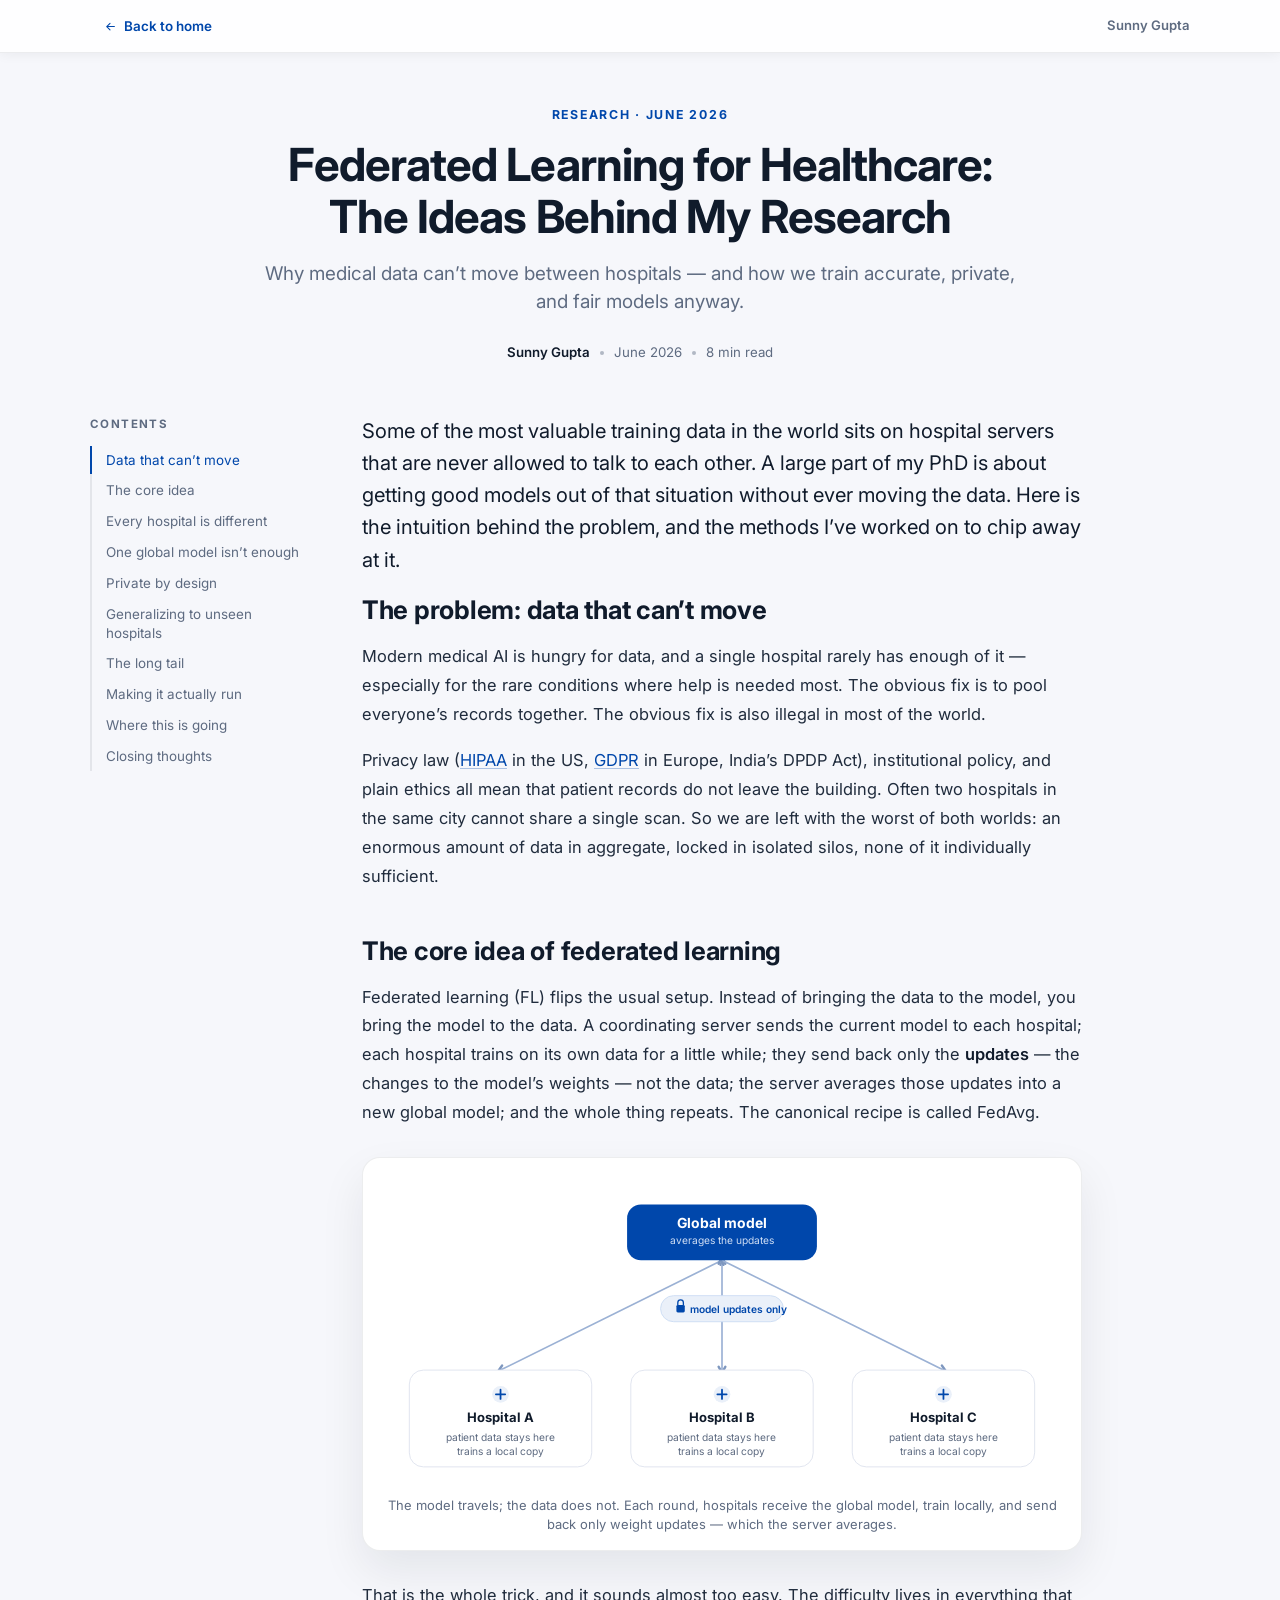
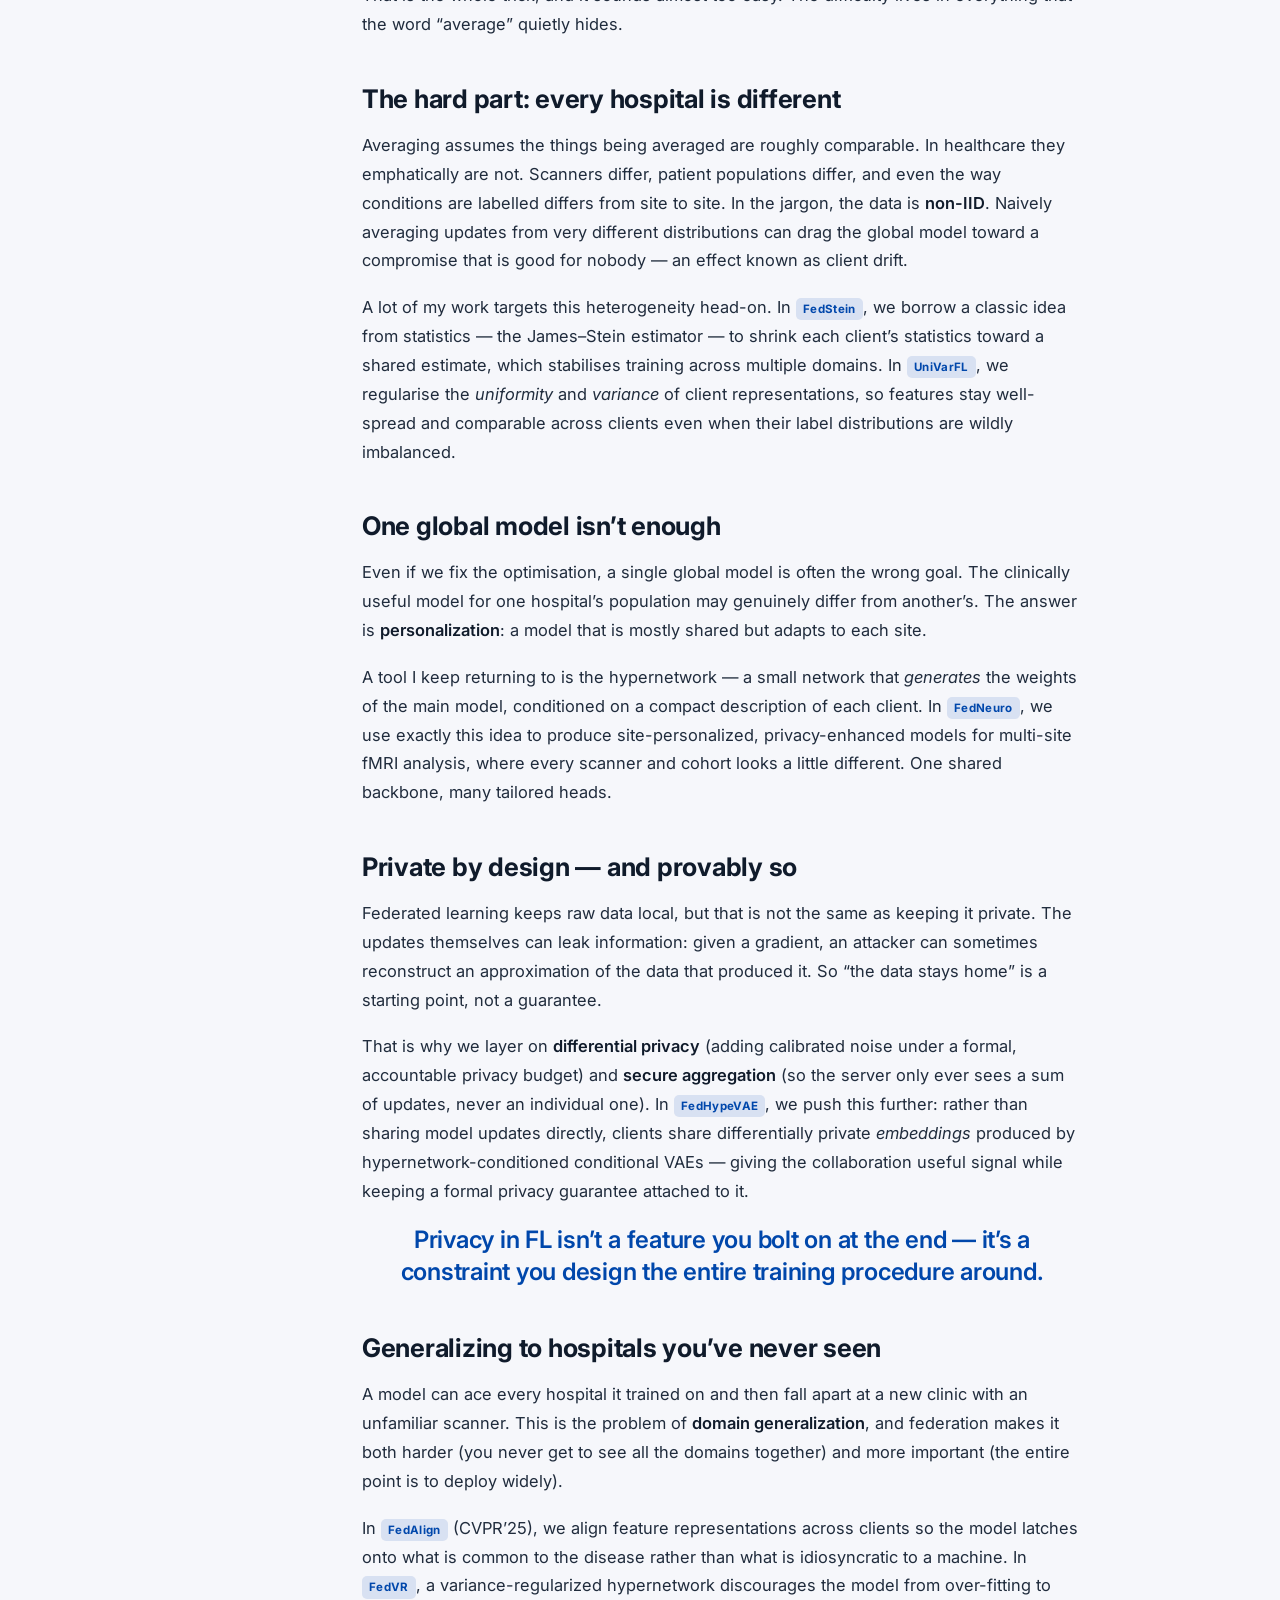
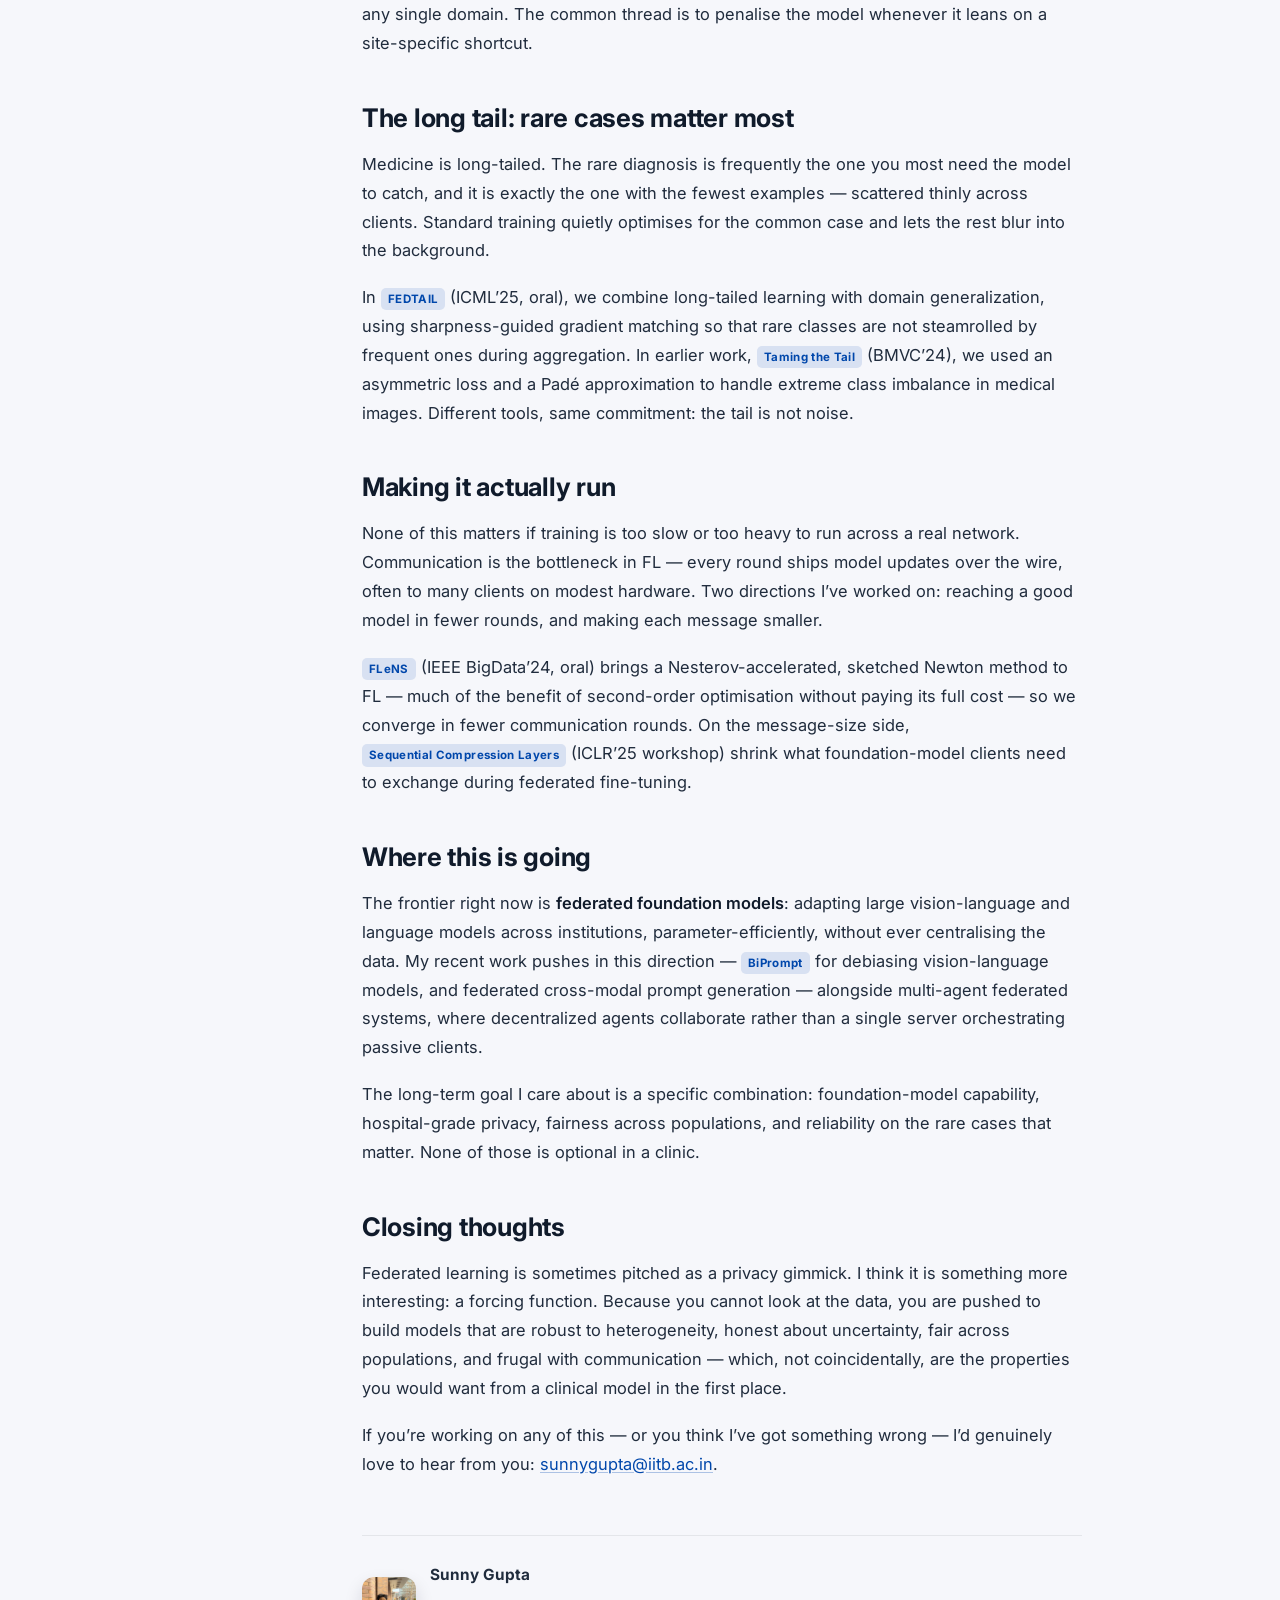
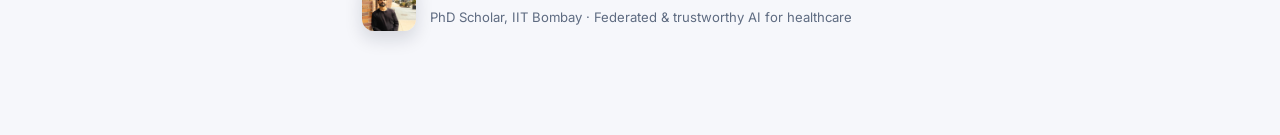
<file: articles/federated-learning-for-healthcare.html>
<!DOCTYPE html>
<html lang="en">
<head>
  <meta charset="utf-8">
  <meta http-equiv="X-UA-Compatible" content="IE=edge">
  <meta name="viewport" content="width=device-width, initial-scale=1">
  <title>Federated Learning for Healthcare: The Ideas Behind My Research | Sunny Gupta</title>
  <meta name="description" content="Why medical data can't move between hospitals — and the methods my PhD uses to train accurate, private, and fair models anyway.">
  <link rel="preconnect" href="https://fonts.googleapis.com">
  <link rel="preconnect" href="https://fonts.gstatic.com" crossorigin>
  <link href="https://fonts.googleapis.com/css2?family=Inter:wght@300;400;500;600;700&display=swap" rel="stylesheet">
  <link rel="stylesheet" href="../styles.css?v=10">
</head>
<body data-ga-id="" data-plausible-domain="">
  <header class="article-nav">
    <div class="article-nav__inner">
      <a class="article-nav__back" href="../index.html#writing">
        <svg viewBox="0 0 24 24" aria-hidden="true"><path d="M19 12H5M11 18l-6-6 6-6" fill="none" stroke="currentColor" stroke-width="2" stroke-linecap="round" stroke-linejoin="round"></path></svg>
        Back to home
      </a>
      <span class="article-nav__name">Sunny Gupta</span>
    </div>
  </header>

  <article class="article">
    <div class="article-hero">
      <p class="article-hero__eyebrow">Research · June 2026</p>
      <h1 class="article-hero__title">Federated Learning for Healthcare: The Ideas Behind My Research</h1>
      <p class="article-hero__subtitle">Why medical data can&rsquo;t move between hospitals &mdash; and how we train accurate, private, and fair models anyway.</p>
      <div class="article-hero__meta">
        <strong>Sunny Gupta</strong>
        <span class="article-hero__dot"></span>
        <span>June 2026</span>
        <span class="article-hero__dot"></span>
        <span>8 min read</span>
      </div>
    </div>

    <div class="article-layout">
      <aside class="article-toc">
        <p class="article-toc__label">Contents</p>
        <nav aria-label="Article sections">
          <ol>
            <li><a href="#problem">Data that can&rsquo;t move</a></li>
            <li><a href="#idea">The core idea</a></li>
            <li><a href="#heterogeneity">Every hospital is different</a></li>
            <li><a href="#personalization">One global model isn&rsquo;t enough</a></li>
            <li><a href="#privacy">Private by design</a></li>
            <li><a href="#generalization">Generalizing to unseen hospitals</a></li>
            <li><a href="#longtail">The long tail</a></li>
            <li><a href="#efficiency">Making it actually run</a></li>
            <li><a href="#future">Where this is going</a></li>
            <li><a href="#closing">Closing thoughts</a></li>
          </ol>
        </nav>
      </aside>

      <div class="article-body">
        <p class="article-lede">
          Some of the most valuable training data in the world sits on hospital servers that are never allowed to talk to each other. A large part of my PhD is about getting good models out of that situation without ever moving the data. Here is the intuition behind the problem, and the methods I&rsquo;ve worked on to chip away at it.
        </p>

        <section id="problem">
          <h2>The problem: data that can&rsquo;t move</h2>
          <p>
            Modern medical AI is hungry for data, and a single hospital rarely has enough of it &mdash; especially for the rare conditions where help is needed most. The obvious fix is to pool everyone&rsquo;s records together. The obvious fix is also illegal in most of the world.
          </p>
          <p>
            Privacy law (<a href="https://www.hhs.gov/hipaa/index.html" target="_blank" rel="noopener">HIPAA</a> in the US, <a href="https://gdpr.eu/" target="_blank" rel="noopener">GDPR</a> in Europe, India&rsquo;s DPDP Act), institutional policy, and plain ethics all mean that patient records do not leave the building. Often two hospitals in the same city cannot share a single scan. So we are left with the worst of both worlds: an enormous amount of data in aggregate, locked in isolated silos, none of it individually sufficient.
          </p>
        </section>

        <section id="idea">
          <h2>The core idea of federated learning</h2>
          <p>
            Federated learning (FL) flips the usual setup. Instead of bringing the data to the model, you bring the model to the data. A coordinating server sends the current model to each hospital; each hospital trains on its own data for a little while; they send back only the <strong>updates</strong> &mdash; the changes to the model&rsquo;s weights &mdash; not the data; the server averages those updates into a new global model; and the whole thing repeats. The canonical recipe is called FedAvg.
          </p>

          <figure class="article-figure">
            <svg viewBox="0 0 720 320" xmlns="http://www.w3.org/2000/svg" role="img" aria-labelledby="figTitle figDesc">
              <title id="figTitle">Federated learning overview</title>
              <desc id="figDesc">A central global model exchanges only model updates with three hospitals; each hospital keeps its patient data local.</desc>
              <defs>
                <marker id="chev" markerWidth="9" markerHeight="9" refX="4" refY="4" orient="auto-start-reverse">
                  <path d="M2 2 L5.6 4 L2 6" fill="none" stroke="#7e97bf" stroke-width="1.5" stroke-linecap="round" stroke-linejoin="round"></path>
                </marker>
              </defs>

              <!-- connectors -->
              <line x1="360" y1="82" x2="122" y2="200" stroke="#9bb1d4" stroke-width="1.8" marker-start="url(#chev)" marker-end="url(#chev)"></line>
              <line x1="360" y1="82" x2="360" y2="200" stroke="#9bb1d4" stroke-width="1.8" marker-start="url(#chev)" marker-end="url(#chev)"></line>
              <line x1="360" y1="82" x2="598" y2="200" stroke="#9bb1d4" stroke-width="1.8" marker-start="url(#chev)" marker-end="url(#chev)"></line>

              <!-- server -->
              <rect x="258" y="22" width="204" height="60" rx="15" fill="#0047ab"></rect>
              <text x="360" y="47" text-anchor="middle" font-size="15" font-weight="700" fill="#ffffff" font-family="Inter, sans-serif">Global model</text>
              <text x="360" y="65" text-anchor="middle" font-size="11" fill="#cdddf4" font-family="Inter, sans-serif">averages the updates</text>

              <!-- central label -->
              <rect x="294" y="120" width="132" height="28" rx="14" fill="#eaf0f9" stroke="#cdddf4"></rect>
              <rect x="311" y="130" width="9" height="8" rx="1.5" fill="#0047ab"></rect>
              <path d="M312.5 130 v-2.4 a3 3 0 0 1 6 0 v2.4" fill="none" stroke="#0047ab" stroke-width="1.4"></path>
              <text x="326" y="139" font-size="11" font-weight="600" fill="#0047ab" font-family="Inter, sans-serif">model updates only</text>

              <!-- hospital A -->
              <rect x="24" y="200" width="196" height="104" rx="15" fill="#ffffff" stroke="#dfe4ee"></rect>
              <circle cx="122" cy="226" r="9" fill="#eaf0f9"></circle>
              <path d="M117 226 h10 M122 221 v10" stroke="#0047ab" stroke-width="1.9" stroke-linecap="round"></path>
              <text x="122" y="256" text-anchor="middle" font-size="14" font-weight="700" fill="#101b2b" font-family="Inter, sans-serif">Hospital A</text>
              <text x="122" y="276" text-anchor="middle" font-size="11" fill="#5e6b81" font-family="Inter, sans-serif">patient data stays here</text>
              <text x="122" y="291" text-anchor="middle" font-size="11" fill="#5e6b81" font-family="Inter, sans-serif">trains a local copy</text>

              <!-- hospital B -->
              <rect x="262" y="200" width="196" height="104" rx="15" fill="#ffffff" stroke="#dfe4ee"></rect>
              <circle cx="360" cy="226" r="9" fill="#eaf0f9"></circle>
              <path d="M355 226 h10 M360 221 v10" stroke="#0047ab" stroke-width="1.9" stroke-linecap="round"></path>
              <text x="360" y="256" text-anchor="middle" font-size="14" font-weight="700" fill="#101b2b" font-family="Inter, sans-serif">Hospital B</text>
              <text x="360" y="276" text-anchor="middle" font-size="11" fill="#5e6b81" font-family="Inter, sans-serif">patient data stays here</text>
              <text x="360" y="291" text-anchor="middle" font-size="11" fill="#5e6b81" font-family="Inter, sans-serif">trains a local copy</text>

              <!-- hospital C -->
              <rect x="500" y="200" width="196" height="104" rx="15" fill="#ffffff" stroke="#dfe4ee"></rect>
              <circle cx="598" cy="226" r="9" fill="#eaf0f9"></circle>
              <path d="M593 226 h10 M598 221 v10" stroke="#0047ab" stroke-width="1.9" stroke-linecap="round"></path>
              <text x="598" y="256" text-anchor="middle" font-size="14" font-weight="700" fill="#101b2b" font-family="Inter, sans-serif">Hospital C</text>
              <text x="598" y="276" text-anchor="middle" font-size="11" fill="#5e6b81" font-family="Inter, sans-serif">patient data stays here</text>
              <text x="598" y="291" text-anchor="middle" font-size="11" fill="#5e6b81" font-family="Inter, sans-serif">trains a local copy</text>
            </svg>
            <figcaption>The model travels; the data does not. Each round, hospitals receive the global model, train locally, and send back only weight updates &mdash; which the server averages.</figcaption>
          </figure>

          <p>
            That is the whole trick, and it sounds almost too easy. The difficulty lives in everything that the word &ldquo;average&rdquo; quietly hides.
          </p>
        </section>

        <section id="heterogeneity">
          <h2>The hard part: every hospital is different</h2>
          <p>
            Averaging assumes the things being averaged are roughly comparable. In healthcare they emphatically are not. Scanners differ, patient populations differ, and even the way conditions are labelled differs from site to site. In the jargon, the data is <strong>non-IID</strong>. Naively averaging updates from very different distributions can drag the global model toward a compromise that is good for nobody &mdash; an effect known as client drift.
          </p>
          <p>
            A lot of my work targets this heterogeneity head-on. In <a class="paper-ref" href="https://proceedings.mlr.press/v281/gupta25a.html" target="_blank" rel="noopener">FedStein</a>, we borrow a classic idea from statistics &mdash; the James&ndash;Stein estimator &mdash; to shrink each client&rsquo;s statistics toward a shared estimate, which stabilises training across multiple domains. In <span class="paper-ref">UniVarFL</span>, we regularise the <em>uniformity</em> and <em>variance</em> of client representations, so features stay well-spread and comparable across clients even when their label distributions are wildly imbalanced.
          </p>
        </section>

        <section id="personalization">
          <h2>One global model isn&rsquo;t enough</h2>
          <p>
            Even if we fix the optimisation, a single global model is often the wrong goal. The clinically useful model for one hospital&rsquo;s population may genuinely differ from another&rsquo;s. The answer is <strong>personalization</strong>: a model that is mostly shared but adapts to each site.
          </p>
          <p>
            A tool I keep returning to is the hypernetwork &mdash; a small network that <em>generates</em> the weights of the main model, conditioned on a compact description of each client. In <span class="paper-ref">FedNeuro</span>, we use exactly this idea to produce site-personalized, privacy-enhanced models for multi-site fMRI analysis, where every scanner and cohort looks a little different. One shared backbone, many tailored heads.
          </p>
        </section>

        <section id="privacy">
          <h2>Private by design &mdash; and provably so</h2>
          <p>
            Federated learning keeps raw data local, but that is not the same as keeping it private. The updates themselves can leak information: given a gradient, an attacker can sometimes reconstruct an approximation of the data that produced it. So &ldquo;the data stays home&rdquo; is a starting point, not a guarantee.
          </p>
          <p>
            That is why we layer on <strong>differential privacy</strong> (adding calibrated noise under a formal, accountable privacy budget) and <strong>secure aggregation</strong> (so the server only ever sees a sum of updates, never an individual one). In <span class="paper-ref">FedHypeVAE</span>, we push this further: rather than sharing model updates directly, clients share differentially private <em>embeddings</em> produced by hypernetwork-conditioned conditional VAEs &mdash; giving the collaboration useful signal while keeping a formal privacy guarantee attached to it.
          </p>
          <p class="article-quote">
            Privacy in FL isn&rsquo;t a feature you bolt on at the end &mdash; it&rsquo;s a constraint you design the entire training procedure around.
          </p>
        </section>

        <section id="generalization">
          <h2>Generalizing to hospitals you&rsquo;ve never seen</h2>
          <p>
            A model can ace every hospital it trained on and then fall apart at a new clinic with an unfamiliar scanner. This is the problem of <strong>domain generalization</strong>, and federation makes it both harder (you never get to see all the domains together) and more important (the entire point is to deploy widely).
          </p>
          <p>
            In <a class="paper-ref" href="https://openaccess.thecvf.com/content/CVPR2025W/FedVision/html/Gupta_FedAlign_Federated_Domain_Generalization_with_Cross-Client_Feature_Alignment_CVPRW_2025_paper.html" target="_blank" rel="noopener">FedAlign</a> (CVPR&rsquo;25), we align feature representations across clients so the model latches onto what is common to the disease rather than what is idiosyncratic to a machine. In <a class="paper-ref" href="https://openreview.net/forum?id=sf1ovOGTaf" target="_blank" rel="noopener">FedVR</a>, a variance-regularized hypernetwork discourages the model from over-fitting to any single domain. The common thread is to penalise the model whenever it leans on a site-specific shortcut.
          </p>
        </section>

        <section id="longtail">
          <h2>The long tail: rare cases matter most</h2>
          <p>
            Medicine is long-tailed. The rare diagnosis is frequently the one you most need the model to catch, and it is exactly the one with the fewest examples &mdash; scattered thinly across clients. Standard training quietly optimises for the common case and lets the rest blur into the background.
          </p>
          <p>
            In <a class="paper-ref" href="https://icml.cc/virtual/2025/47994" target="_blank" rel="noopener">FEDTAIL</a> (ICML&rsquo;25, oral), we combine long-tailed learning with domain generalization, using sharpness-guided gradient matching so that rare classes are not steamrolled by frequent ones during aggregation. In earlier work, <a class="paper-ref" href="https://bmvc2024.org/proceedings/416/" target="_blank" rel="noopener">Taming the Tail</a> (BMVC&rsquo;24), we used an asymmetric loss and a Pad&eacute; approximation to handle extreme class imbalance in medical images. Different tools, same commitment: the tail is not noise.
          </p>
        </section>

        <section id="efficiency">
          <h2>Making it actually run</h2>
          <p>
            None of this matters if training is too slow or too heavy to run across a real network. Communication is the bottleneck in FL &mdash; every round ships model updates over the wire, often to many clients on modest hardware. Two directions I&rsquo;ve worked on: reaching a good model in fewer rounds, and making each message smaller.
          </p>
          <p>
            <a class="paper-ref" href="https://ieeexplore.ieee.org/abstract/document/10825820" target="_blank" rel="noopener">FLeNS</a> (IEEE BigData&rsquo;24, oral) brings a Nesterov-accelerated, sketched Newton method to FL &mdash; much of the benefit of second-order optimisation without paying its full cost &mdash; so we converge in fewer communication rounds. On the message-size side, <a class="paper-ref" href="https://openreview.net/forum?id=lhA3oVClTf" target="_blank" rel="noopener">Sequential Compression Layers</a> (ICLR&rsquo;25 workshop) shrink what foundation-model clients need to exchange during federated fine-tuning.
          </p>
        </section>

        <section id="future">
          <h2>Where this is going</h2>
          <p>
            The frontier right now is <strong>federated foundation models</strong>: adapting large vision-language and language models across institutions, parameter-efficiently, without ever centralising the data. My recent work pushes in this direction &mdash; <span class="paper-ref">BiPrompt</span> for debiasing vision-language models, and federated cross-modal prompt generation &mdash; alongside multi-agent federated systems, where decentralized agents collaborate rather than a single server orchestrating passive clients.
          </p>
          <p>
            The long-term goal I care about is a specific combination: foundation-model capability, hospital-grade privacy, fairness across populations, and reliability on the rare cases that matter. None of those is optional in a clinic.
          </p>
        </section>

        <section id="closing">
          <h2>Closing thoughts</h2>
          <p>
            Federated learning is sometimes pitched as a privacy gimmick. I think it is something more interesting: a forcing function. Because you cannot look at the data, you are pushed to build models that are robust to heterogeneity, honest about uncertainty, fair across populations, and frugal with communication &mdash; which, not coincidentally, are the properties you would want from a clinical model in the first place.
          </p>
          <p>
            If you&rsquo;re working on any of this &mdash; or you think I&rsquo;ve got something wrong &mdash; I&rsquo;d genuinely love to hear from you: <a href="mailto:sunnygupta@iitb.ac.in">sunnygupta@iitb.ac.in</a>.
          </p>
        </section>

        <div class="article-end">
          <div class="article-end__author">
            <img src="../sunny.jpg" alt="Portrait of Sunny Gupta">
            <div>
              <p class="article-end__name">Sunny Gupta</p>
              <p class="article-end__role">PhD Scholar, IIT Bombay &middot; Federated &amp; trustworthy AI for healthcare</p>
            </div>
          </div>
        </div>
      </div>
    </div>
  </article>

  <script src="../analytics.js"></script>
  <script>
    (function () {
      var links = Array.prototype.slice.call(document.querySelectorAll('.article-toc a'));
      var ids = links.map(function (a) { return a.getAttribute('href').slice(1); });
      function onScroll() {
        var current = ids[0];
        for (var i = 0; i < ids.length; i++) {
          var el = document.getElementById(ids[i]);
          if (el && el.getBoundingClientRect().top <= 140) current = ids[i];
        }
        links.forEach(function (a) {
          a.classList.toggle('is-active', a.getAttribute('href') === '#' + current);
        });
      }
      window.addEventListener('scroll', onScroll, { passive: true });
      onScroll();
    })();
  </script>
</body>
</html>
</file>
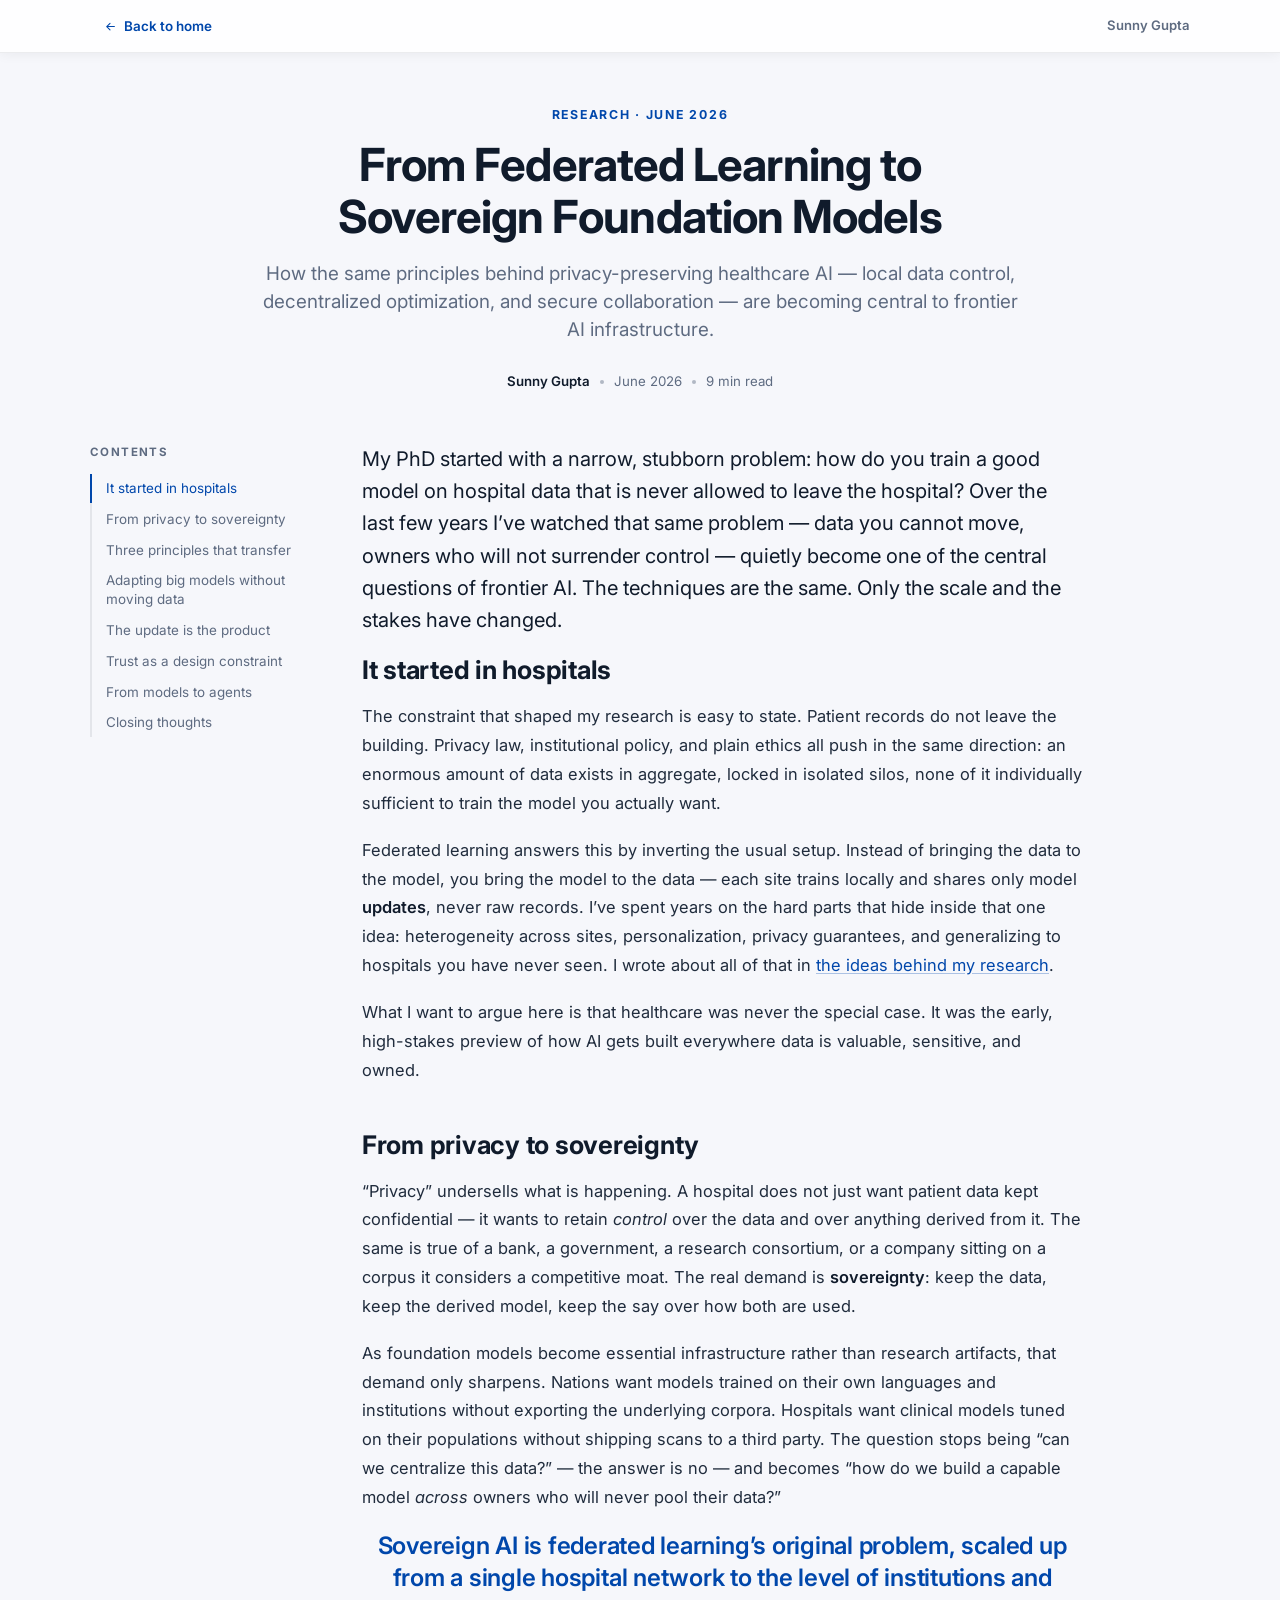
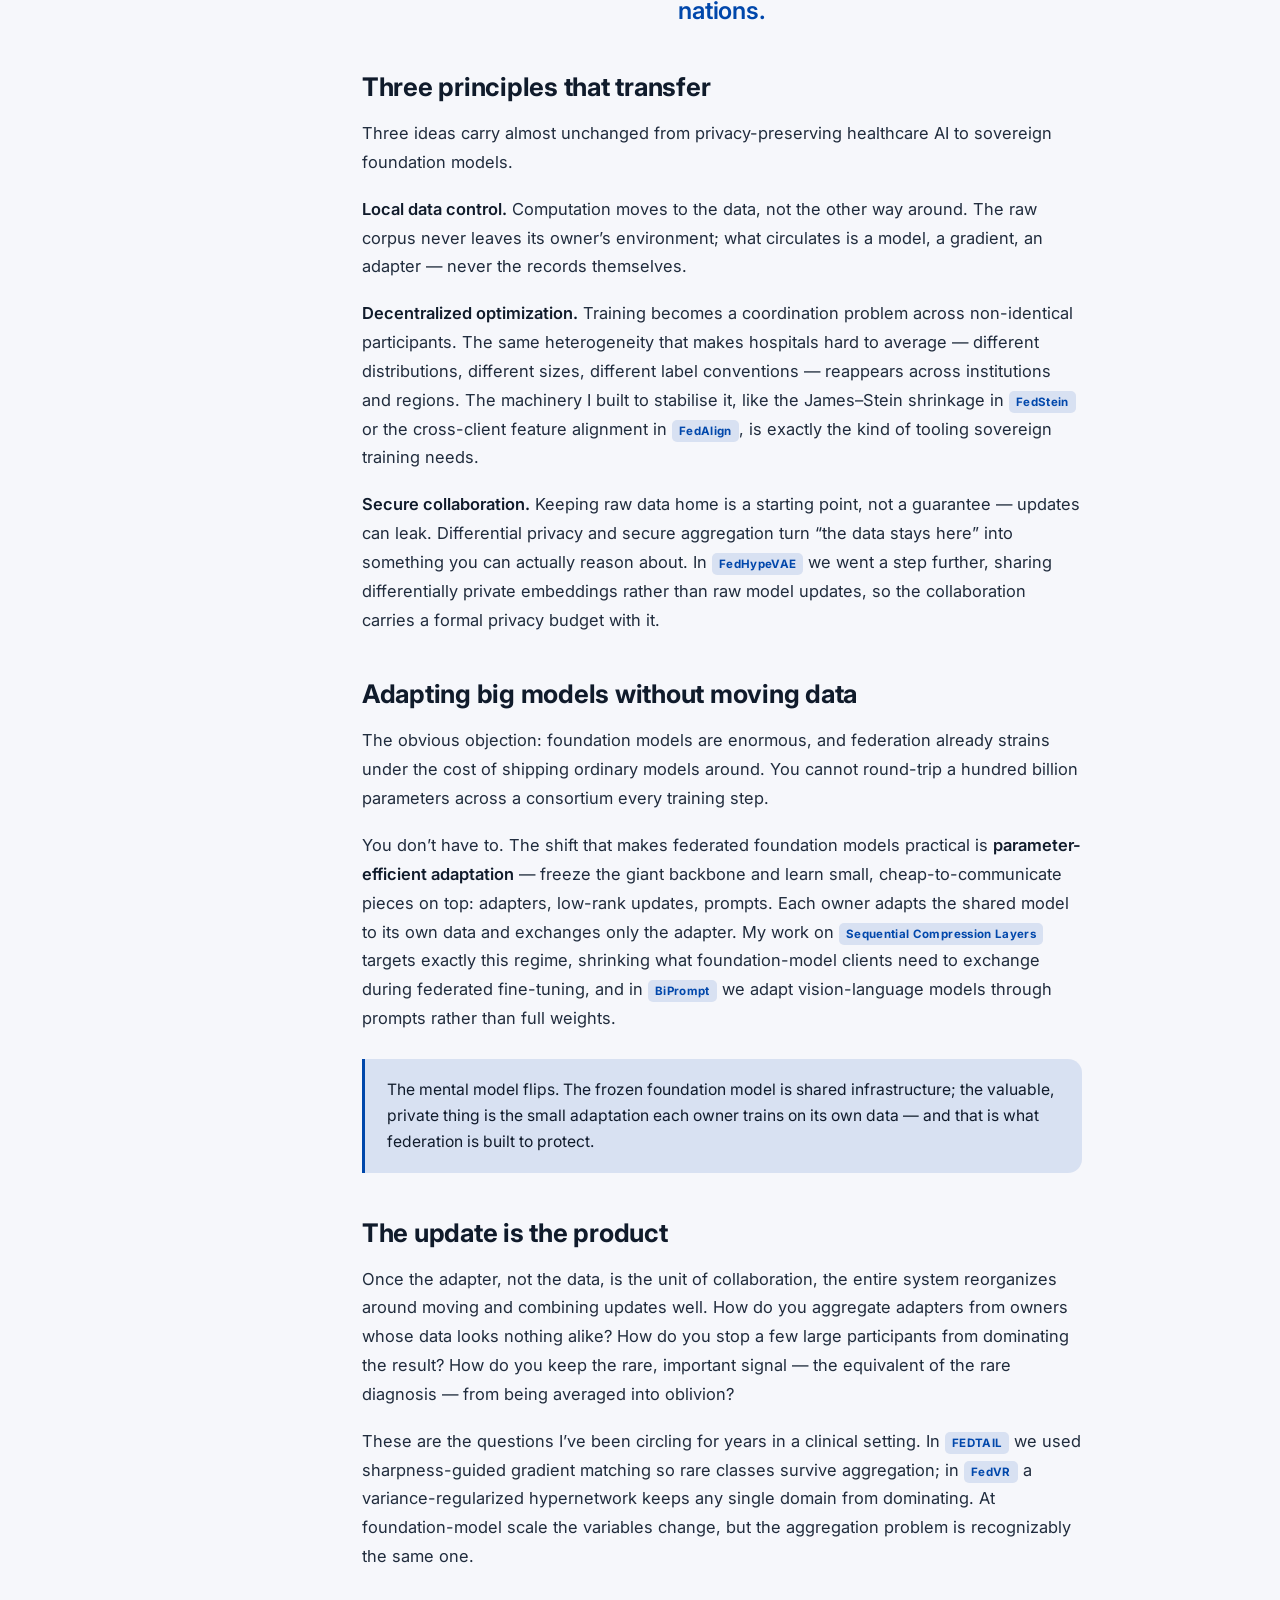
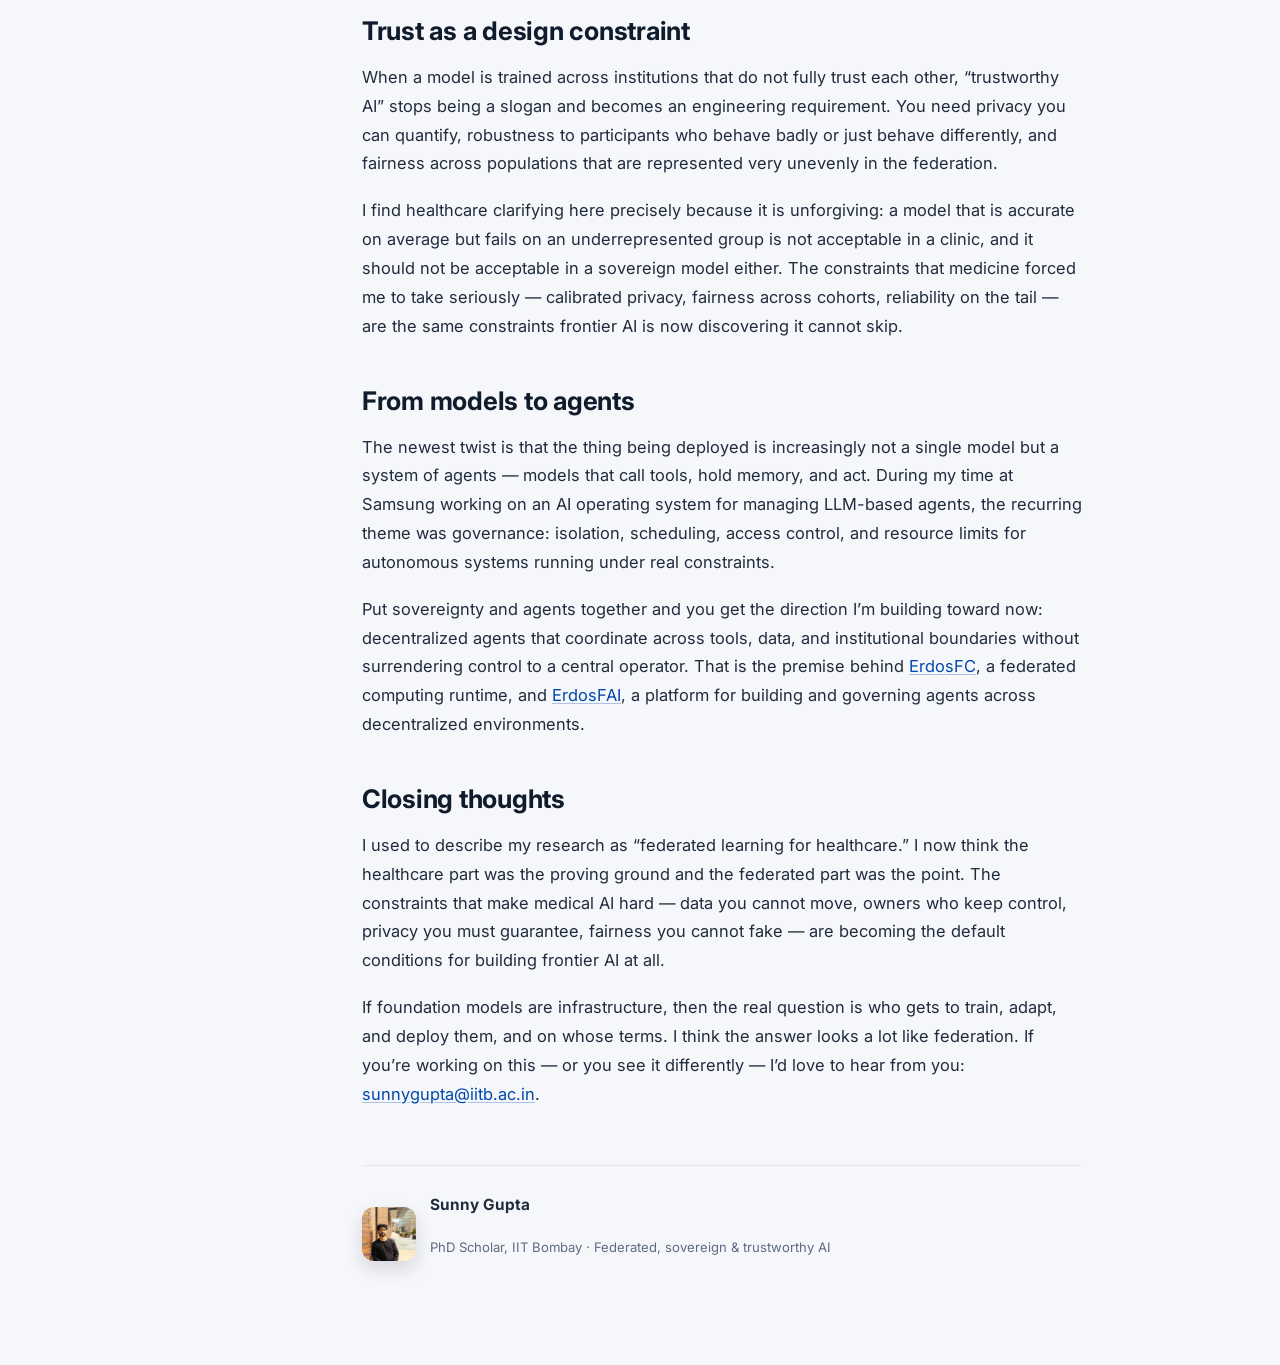
<file: articles/from-federated-learning-to-sovereign-foundation-models.html>
<!DOCTYPE html>
<html lang="en">
<head>
  <meta charset="utf-8">
  <meta http-equiv="X-UA-Compatible" content="IE=edge">
  <meta name="viewport" content="width=device-width, initial-scale=1">
  <title>From Federated Learning to Sovereign Foundation Models | Sunny Gupta</title>
  <meta name="description" content="How the same principles behind privacy-preserving healthcare AI — local data control, decentralized optimization, and secure collaboration — are becoming central to frontier AI infrastructure.">
  <link rel="preconnect" href="https://fonts.googleapis.com">
  <link rel="preconnect" href="https://fonts.gstatic.com" crossorigin>
  <link href="https://fonts.googleapis.com/css2?family=Inter:wght@300;400;500;600;700&display=swap" rel="stylesheet">
  <link rel="stylesheet" href="../styles.css?v=11">
</head>
<body data-ga-id="" data-plausible-domain="">
  <header class="article-nav">
    <div class="article-nav__inner">
      <a class="article-nav__back" href="../index.html#writing">
        <svg viewBox="0 0 24 24" aria-hidden="true"><path d="M19 12H5M11 18l-6-6 6-6" fill="none" stroke="currentColor" stroke-width="2" stroke-linecap="round" stroke-linejoin="round"></path></svg>
        Back to home
      </a>
      <span class="article-nav__name">Sunny Gupta</span>
    </div>
  </header>

  <article class="article">
    <div class="article-hero">
      <p class="article-hero__eyebrow">Research · June 2026</p>
      <h1 class="article-hero__title">From Federated Learning to Sovereign Foundation Models</h1>
      <p class="article-hero__subtitle">How the same principles behind privacy-preserving healthcare AI &mdash; local data control, decentralized optimization, and secure collaboration &mdash; are becoming central to frontier AI infrastructure.</p>
      <div class="article-hero__meta">
        <strong>Sunny Gupta</strong>
        <span class="article-hero__dot"></span>
        <span>June 2026</span>
        <span class="article-hero__dot"></span>
        <span>9 min read</span>
      </div>
    </div>

    <div class="article-layout">
      <aside class="article-toc">
        <p class="article-toc__label">Contents</p>
        <nav aria-label="Article sections">
          <ol>
            <li><a href="#roots">It started in hospitals</a></li>
            <li><a href="#sovereignty">From privacy to sovereignty</a></li>
            <li><a href="#principles">Three principles that transfer</a></li>
            <li><a href="#adaptation">Adapting big models without moving data</a></li>
            <li><a href="#aggregation">The update is the product</a></li>
            <li><a href="#trust">Trust as a design constraint</a></li>
            <li><a href="#agents">From models to agents</a></li>
            <li><a href="#closing">Closing thoughts</a></li>
          </ol>
        </nav>
      </aside>

      <div class="article-body">
        <p class="article-lede">
          My PhD started with a narrow, stubborn problem: how do you train a good model on hospital data that is never allowed to leave the hospital? Over the last few years I&rsquo;ve watched that same problem &mdash; data you cannot move, owners who will not surrender control &mdash; quietly become one of the central questions of frontier AI. The techniques are the same. Only the scale and the stakes have changed.
        </p>

        <section id="roots">
          <h2>It started in hospitals</h2>
          <p>
            The constraint that shaped my research is easy to state. Patient records do not leave the building. Privacy law, institutional policy, and plain ethics all push in the same direction: an enormous amount of data exists in aggregate, locked in isolated silos, none of it individually sufficient to train the model you actually want.
          </p>
          <p>
            Federated learning answers this by inverting the usual setup. Instead of bringing the data to the model, you bring the model to the data &mdash; each site trains locally and shares only model <strong>updates</strong>, never raw records. I&rsquo;ve spent years on the hard parts that hide inside that one idea: heterogeneity across sites, personalization, privacy guarantees, and generalizing to hospitals you have never seen. I wrote about all of that in <a href="federated-learning-for-healthcare.html">the ideas behind my research</a>.
          </p>
          <p>
            What I want to argue here is that healthcare was never the special case. It was the early, high-stakes preview of how AI gets built everywhere data is valuable, sensitive, and owned.
          </p>
        </section>

        <section id="sovereignty">
          <h2>From privacy to sovereignty</h2>
          <p>
            &ldquo;Privacy&rdquo; undersells what is happening. A hospital does not just want patient data kept confidential &mdash; it wants to retain <em>control</em> over the data and over anything derived from it. The same is true of a bank, a government, a research consortium, or a company sitting on a corpus it considers a competitive moat. The real demand is <strong>sovereignty</strong>: keep the data, keep the derived model, keep the say over how both are used.
          </p>
          <p>
            As foundation models become essential infrastructure rather than research artifacts, that demand only sharpens. Nations want models trained on their own languages and institutions without exporting the underlying corpora. Hospitals want clinical models tuned on their populations without shipping scans to a third party. The question stops being &ldquo;can we centralize this data?&rdquo; &mdash; the answer is no &mdash; and becomes &ldquo;how do we build a capable model <em>across</em> owners who will never pool their data?&rdquo;
          </p>
          <p class="article-quote">
            Sovereign AI is federated learning&rsquo;s original problem, scaled up from a single hospital network to the level of institutions and nations.
          </p>
        </section>

        <section id="principles">
          <h2>Three principles that transfer</h2>
          <p>
            Three ideas carry almost unchanged from privacy-preserving healthcare AI to sovereign foundation models.
          </p>
          <p>
            <strong>Local data control.</strong> Computation moves to the data, not the other way around. The raw corpus never leaves its owner&rsquo;s environment; what circulates is a model, a gradient, an adapter &mdash; never the records themselves.
          </p>
          <p>
            <strong>Decentralized optimization.</strong> Training becomes a coordination problem across non-identical participants. The same heterogeneity that makes hospitals hard to average &mdash; different distributions, different sizes, different label conventions &mdash; reappears across institutions and regions. The machinery I built to stabilise it, like the James&ndash;Stein shrinkage in <a class="paper-ref" href="https://proceedings.mlr.press/v281/gupta25a.html" target="_blank" rel="noopener">FedStein</a> or the cross-client feature alignment in <a class="paper-ref" href="https://openaccess.thecvf.com/content/CVPR2025W/FedVision/html/Gupta_FedAlign_Federated_Domain_Generalization_with_Cross-Client_Feature_Alignment_CVPRW_2025_paper.html" target="_blank" rel="noopener">FedAlign</a>, is exactly the kind of tooling sovereign training needs.
          </p>
          <p>
            <strong>Secure collaboration.</strong> Keeping raw data home is a starting point, not a guarantee &mdash; updates can leak. Differential privacy and secure aggregation turn &ldquo;the data stays here&rdquo; into something you can actually reason about. In <span class="paper-ref">FedHypeVAE</span> we went a step further, sharing differentially private embeddings rather than raw model updates, so the collaboration carries a formal privacy budget with it.
          </p>
        </section>

        <section id="adaptation">
          <h2>Adapting big models without moving data</h2>
          <p>
            The obvious objection: foundation models are enormous, and federation already strains under the cost of shipping ordinary models around. You cannot round-trip a hundred billion parameters across a consortium every training step.
          </p>
          <p>
            You don&rsquo;t have to. The shift that makes federated foundation models practical is <strong>parameter-efficient adaptation</strong> &mdash; freeze the giant backbone and learn small, cheap-to-communicate pieces on top: adapters, low-rank updates, prompts. Each owner adapts the shared model to its own data and exchanges only the adapter. My work on <a class="paper-ref" href="https://openreview.net/forum?id=lhA3oVClTf" target="_blank" rel="noopener">Sequential Compression Layers</a> targets exactly this regime, shrinking what foundation-model clients need to exchange during federated fine-tuning, and in <span class="paper-ref">BiPrompt</span> we adapt vision-language models through prompts rather than full weights.
          </p>
          <div class="article-callout">
            <p>The mental model flips. The frozen foundation model is shared infrastructure; the valuable, private thing is the small adaptation each owner trains on its own data &mdash; and that is what federation is built to protect.</p>
          </div>
        </section>

        <section id="aggregation">
          <h2>The update is the product</h2>
          <p>
            Once the adapter, not the data, is the unit of collaboration, the entire system reorganizes around moving and combining updates well. How do you aggregate adapters from owners whose data looks nothing alike? How do you stop a few large participants from dominating the result? How do you keep the rare, important signal &mdash; the equivalent of the rare diagnosis &mdash; from being averaged into oblivion?
          </p>
          <p>
            These are the questions I&rsquo;ve been circling for years in a clinical setting. In <a class="paper-ref" href="https://icml.cc/virtual/2025/47994" target="_blank" rel="noopener">FEDTAIL</a> we used sharpness-guided gradient matching so rare classes survive aggregation; in <a class="paper-ref" href="https://openreview.net/forum?id=sf1ovOGTaf" target="_blank" rel="noopener">FedVR</a> a variance-regularized hypernetwork keeps any single domain from dominating. At foundation-model scale the variables change, but the aggregation problem is recognizably the same one.
          </p>
        </section>

        <section id="trust">
          <h2>Trust as a design constraint</h2>
          <p>
            When a model is trained across institutions that do not fully trust each other, &ldquo;trustworthy AI&rdquo; stops being a slogan and becomes an engineering requirement. You need privacy you can quantify, robustness to participants who behave badly or just behave differently, and fairness across populations that are represented very unevenly in the federation.
          </p>
          <p>
            I find healthcare clarifying here precisely because it is unforgiving: a model that is accurate on average but fails on an underrepresented group is not acceptable in a clinic, and it should not be acceptable in a sovereign model either. The constraints that medicine forced me to take seriously &mdash; calibrated privacy, fairness across cohorts, reliability on the tail &mdash; are the same constraints frontier AI is now discovering it cannot skip.
          </p>
        </section>

        <section id="agents">
          <h2>From models to agents</h2>
          <p>
            The newest twist is that the thing being deployed is increasingly not a single model but a system of agents &mdash; models that call tools, hold memory, and act. During my time at Samsung working on an AI operating system for managing LLM-based agents, the recurring theme was governance: isolation, scheduling, access control, and resource limits for autonomous systems running under real constraints.
          </p>
          <p>
            Put sovereignty and agents together and you get the direction I&rsquo;m building toward now: decentralized agents that coordinate across tools, data, and institutional boundaries without surrendering control to a central operator. That is the premise behind <a href="https://sunnyinai.github.io/ErdosFC/fc/" target="_blank" rel="noopener">ErdosFC</a>, a federated computing runtime, and <a href="https://sunnyinai.github.io/ErdosFC/fai/" target="_blank" rel="noopener">ErdosFAI</a>, a platform for building and governing agents across decentralized environments.
          </p>
        </section>

        <section id="closing">
          <h2>Closing thoughts</h2>
          <p>
            I used to describe my research as &ldquo;federated learning for healthcare.&rdquo; I now think the healthcare part was the proving ground and the federated part was the point. The constraints that make medical AI hard &mdash; data you cannot move, owners who keep control, privacy you must guarantee, fairness you cannot fake &mdash; are becoming the default conditions for building frontier AI at all.
          </p>
          <p>
            If foundation models are infrastructure, then the real question is who gets to train, adapt, and deploy them, and on whose terms. I think the answer looks a lot like federation. If you&rsquo;re working on this &mdash; or you see it differently &mdash; I&rsquo;d love to hear from you: <a href="mailto:sunnygupta@iitb.ac.in">sunnygupta@iitb.ac.in</a>.
          </p>
        </section>

        <div class="article-end">
          <div class="article-end__author">
            <img src="../sunny.jpg" alt="Portrait of Sunny Gupta">
            <div>
              <p class="article-end__name">Sunny Gupta</p>
              <p class="article-end__role">PhD Scholar, IIT Bombay &middot; Federated, sovereign &amp; trustworthy AI</p>
            </div>
          </div>
        </div>
      </div>
    </div>
  </article>

  <script src="../analytics.js"></script>
  <script>
    (function () {
      var links = Array.prototype.slice.call(document.querySelectorAll('.article-toc a'));
      var ids = links.map(function (a) { return a.getAttribute('href').slice(1); });
      function onScroll() {
        var current = ids[0];
        for (var i = 0; i < ids.length; i++) {
          var el = document.getElementById(ids[i]);
          if (el && el.getBoundingClientRect().top <= 140) current = ids[i];
        }
        links.forEach(function (a) {
          a.classList.toggle('is-active', a.getAttribute('href') === '#' + current);
        });
      }
      window.addEventListener('scroll', onScroll, { passive: true });
      onScroll();
    })();
  </script>
</body>
</html>
</file>
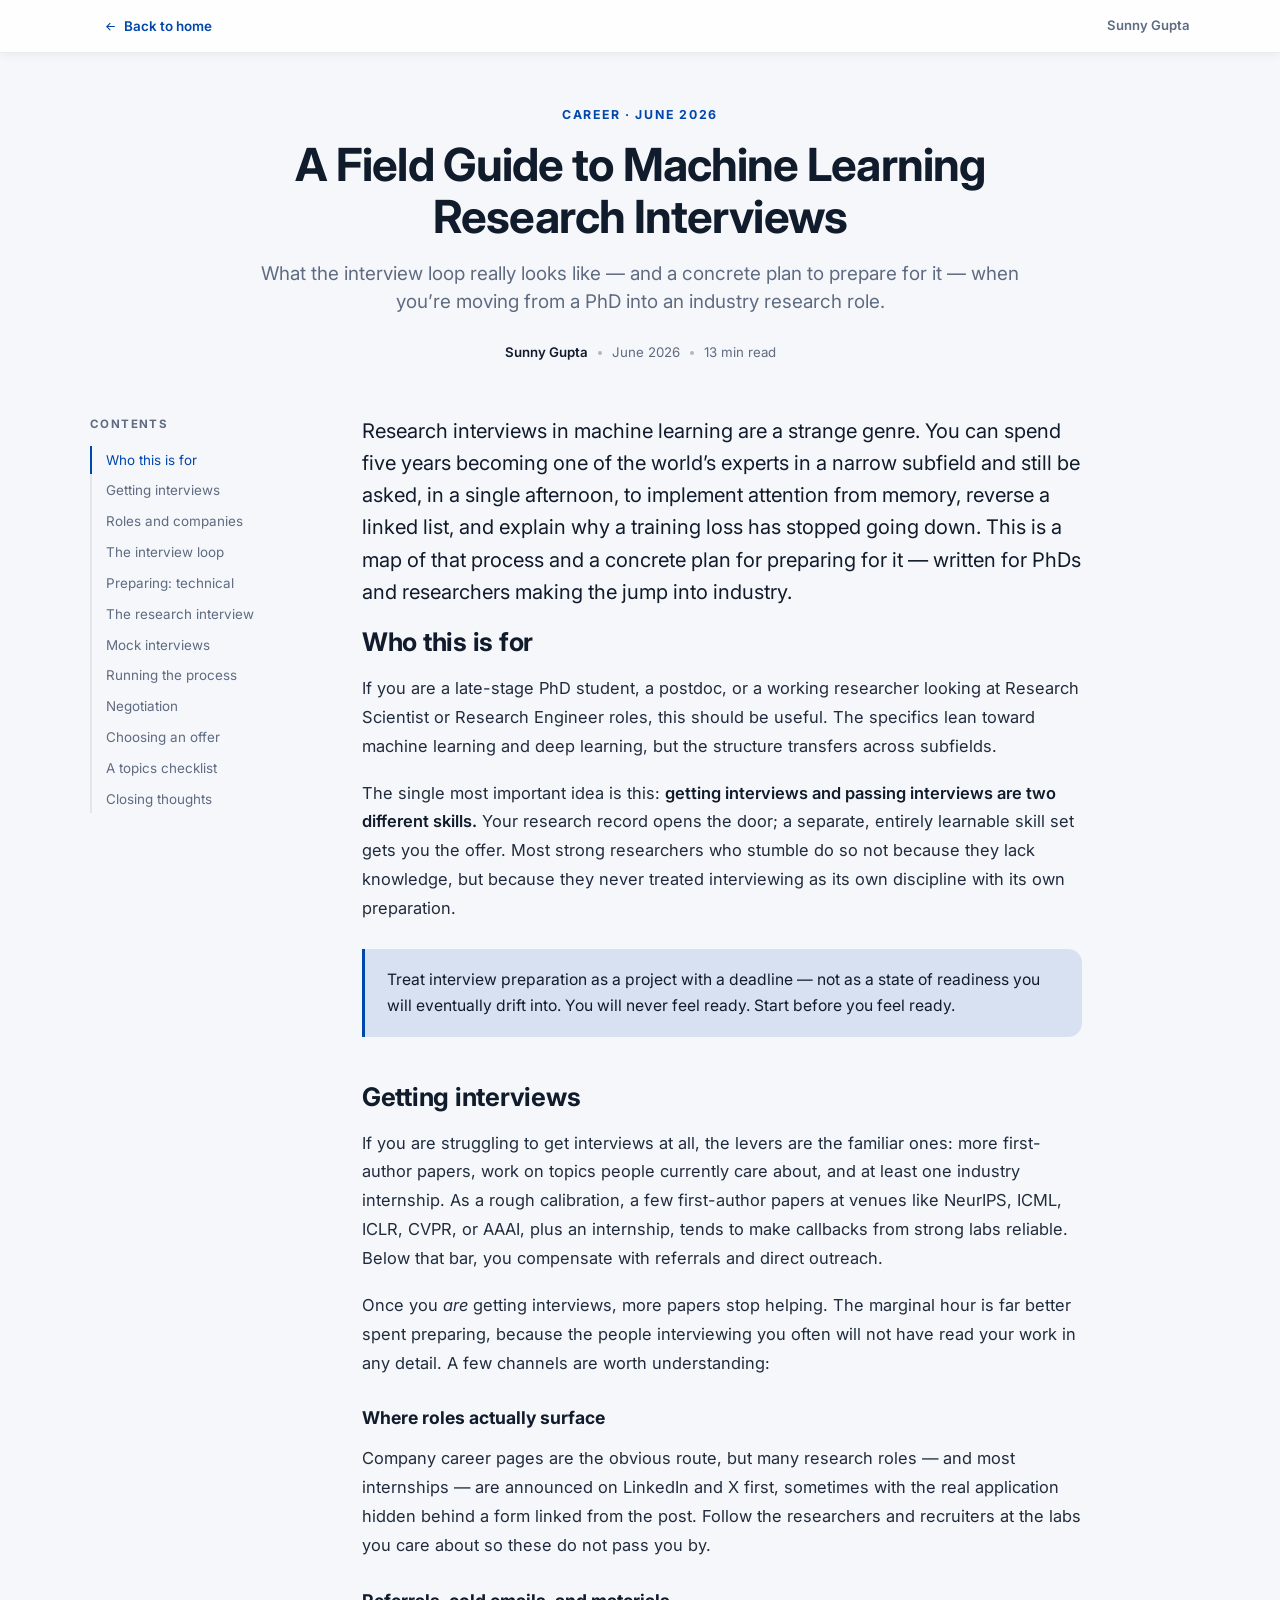
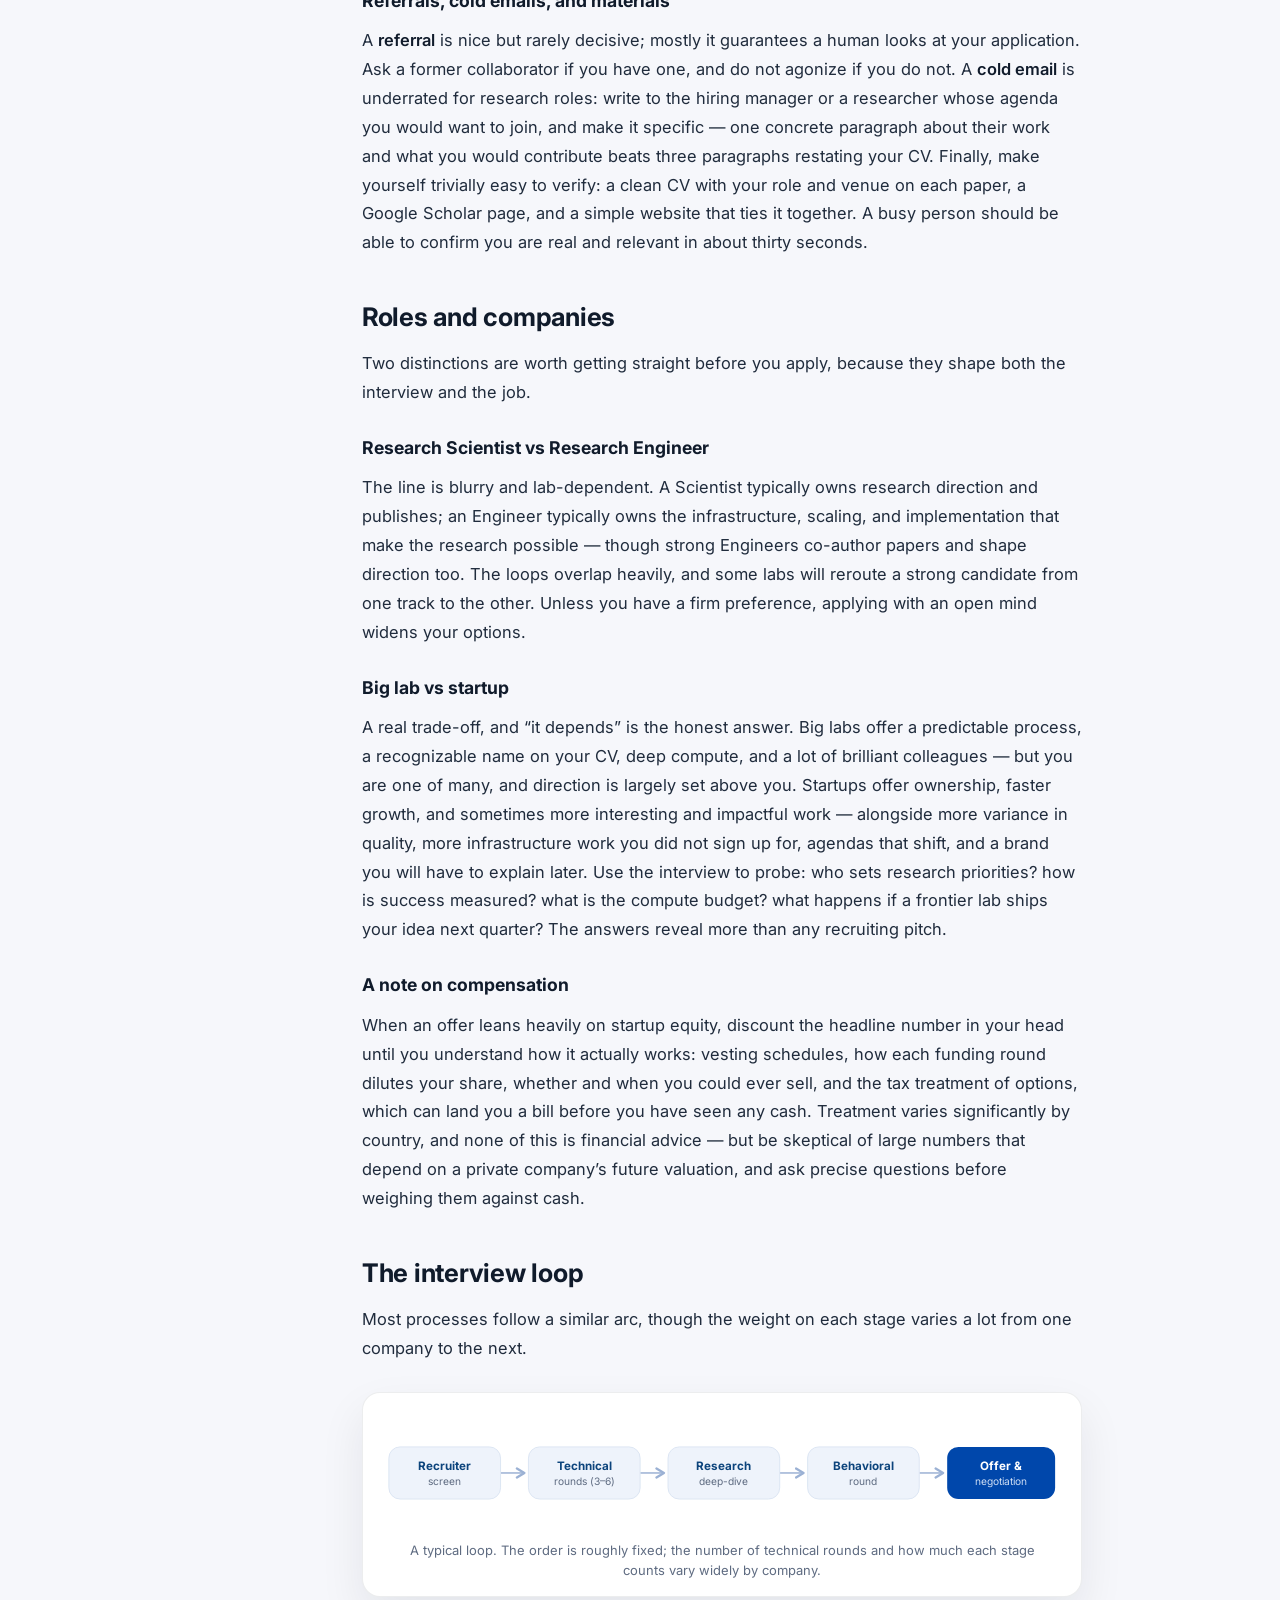
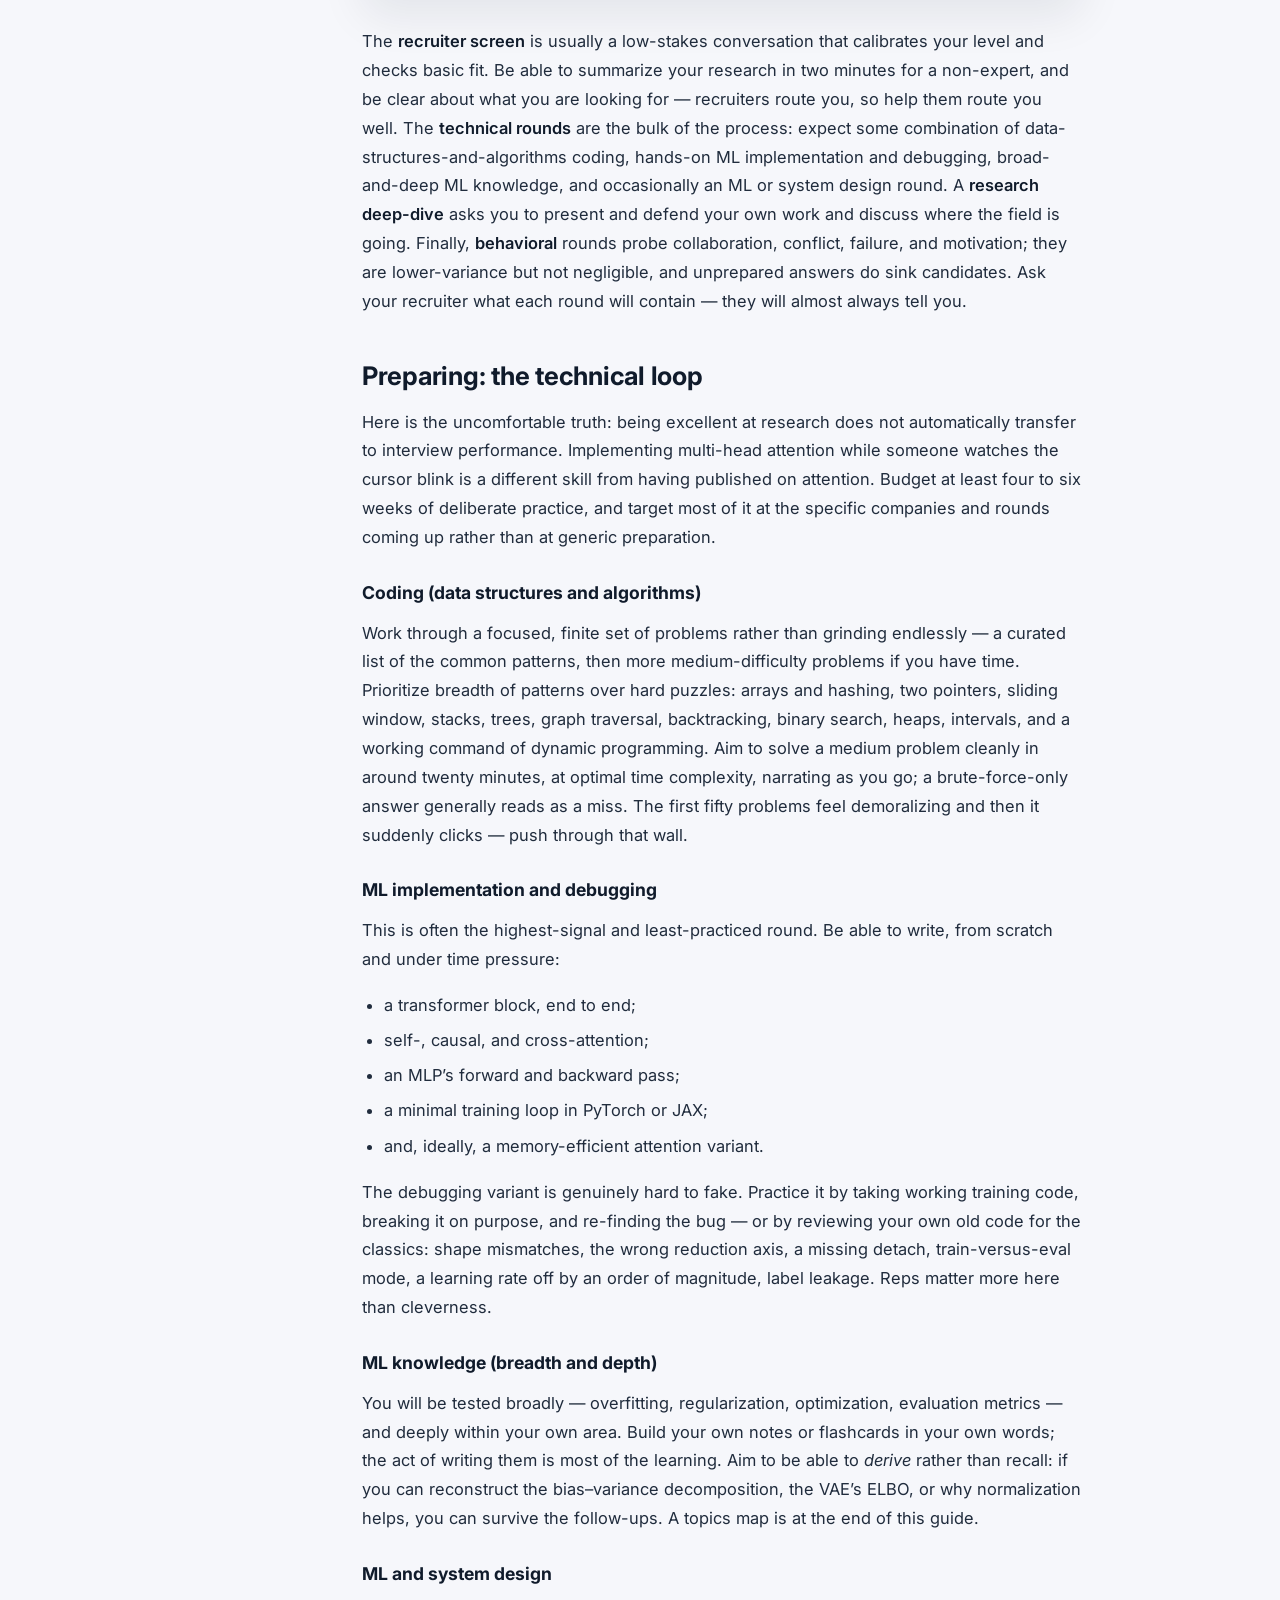
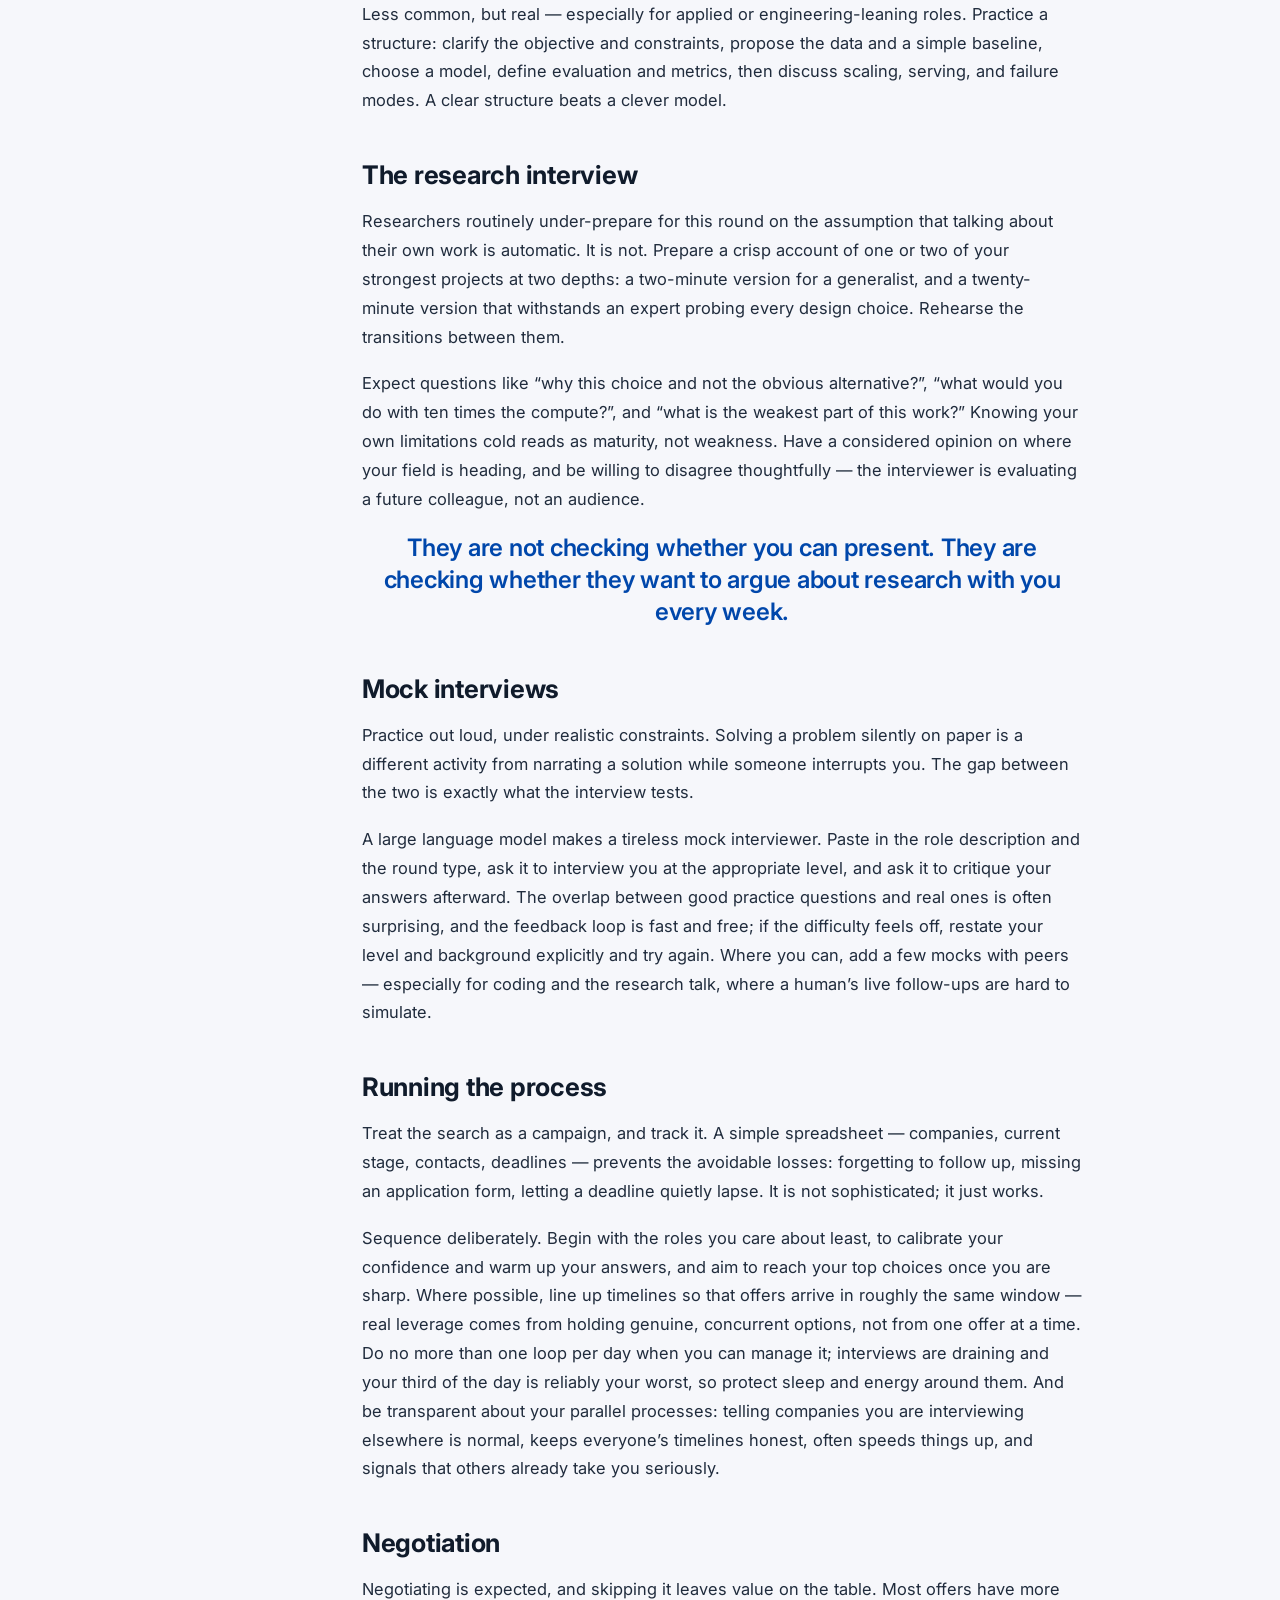
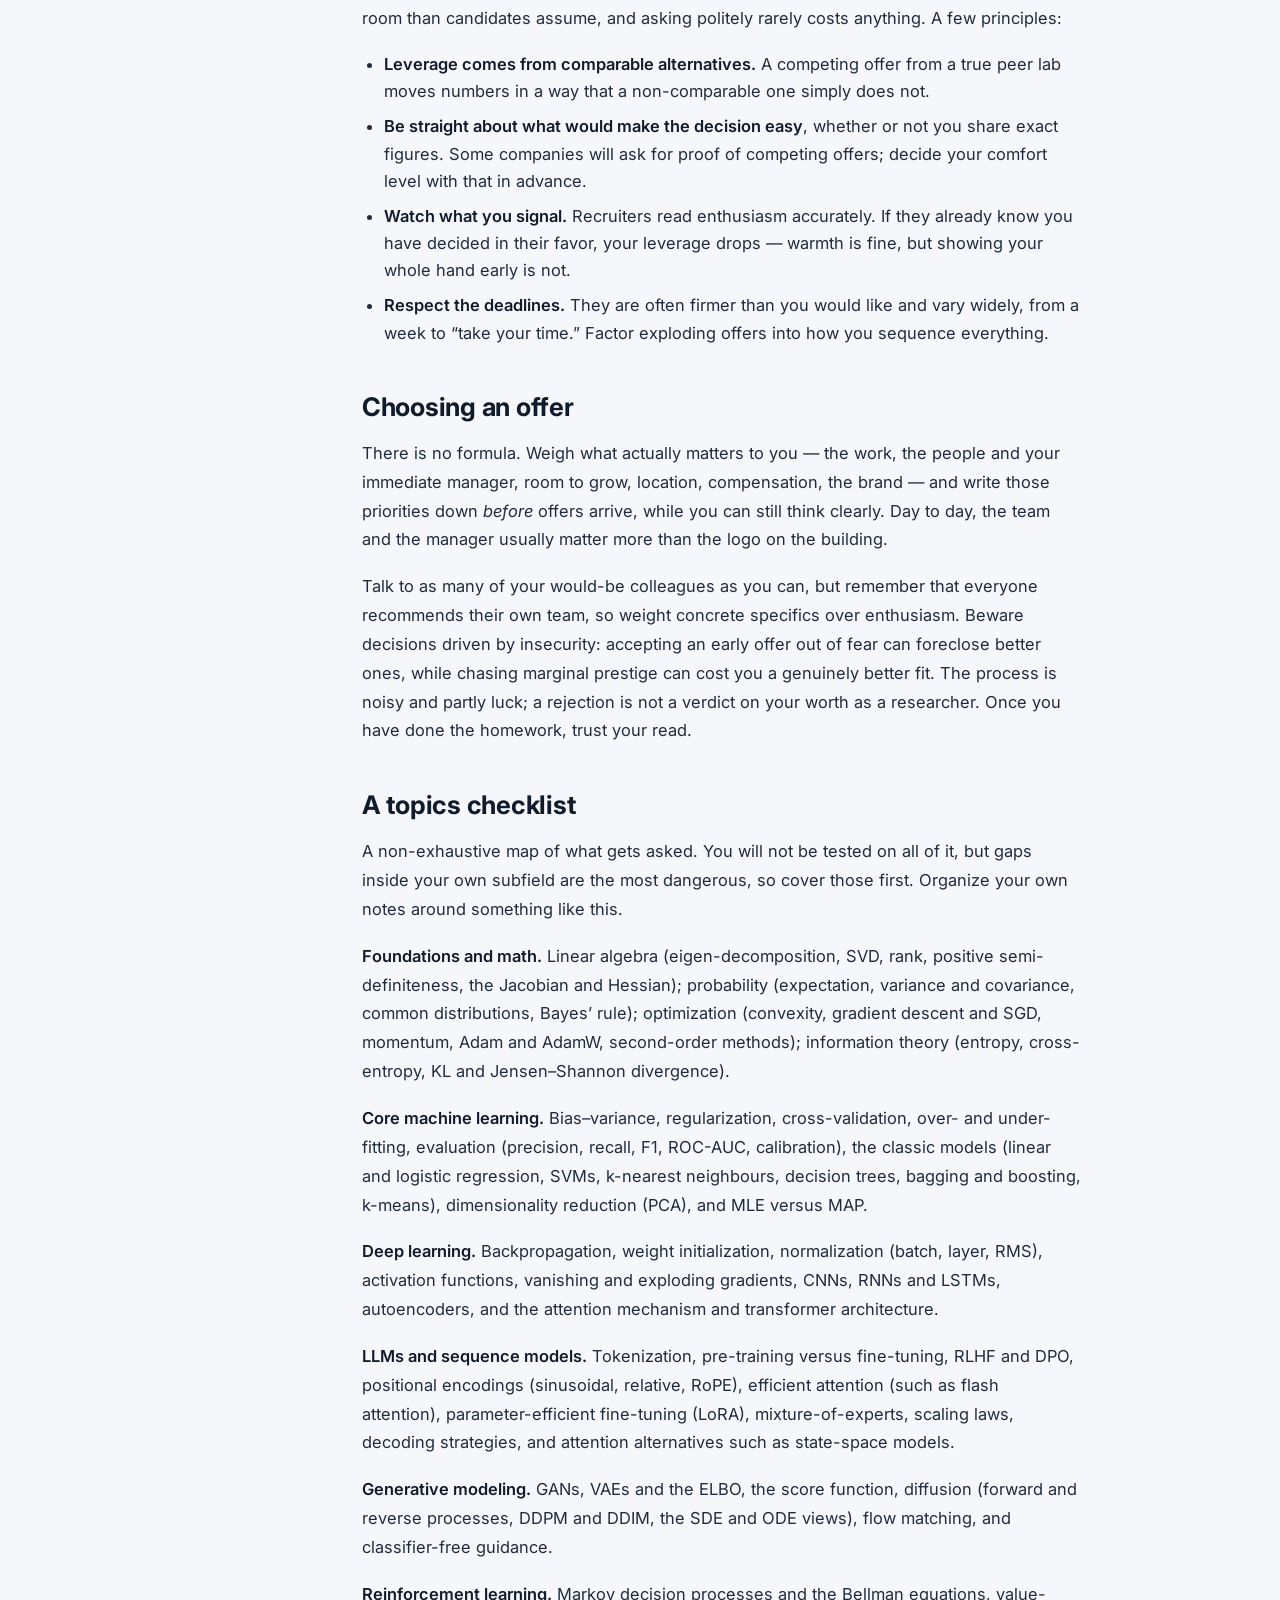
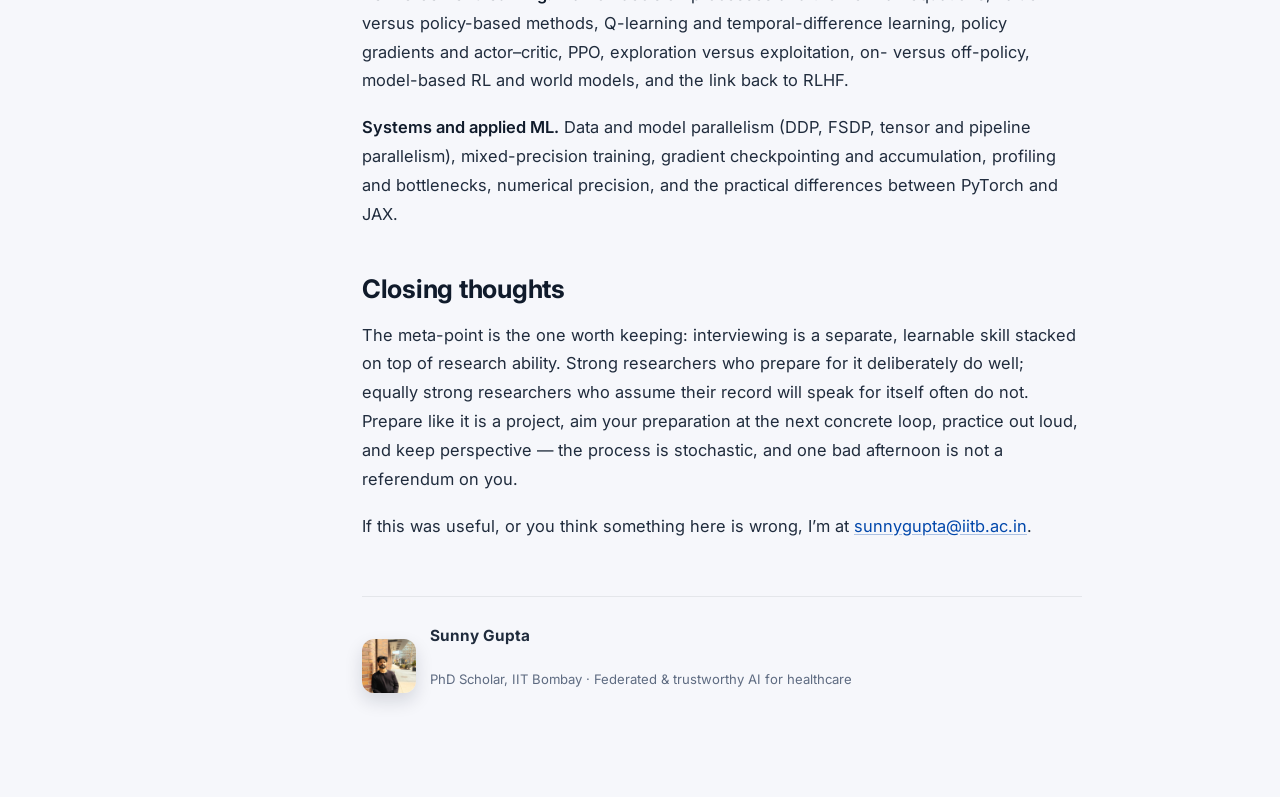
<file: articles/ml-research-interviews.html>
<!DOCTYPE html>
<html lang="en">
<head>
  <meta charset="utf-8">
  <meta http-equiv="X-UA-Compatible" content="IE=edge">
  <meta name="viewport" content="width=device-width, initial-scale=1">
  <title>A Field Guide to ML Research Interviews | Sunny Gupta</title>
  <meta name="description" content="What the machine learning research interview loop really looks like — and a concrete plan to prepare for it — when moving from a PhD into industry.">
  <link rel="preconnect" href="https://fonts.googleapis.com">
  <link rel="preconnect" href="https://fonts.gstatic.com" crossorigin>
  <link href="https://fonts.googleapis.com/css2?family=Inter:wght@300;400;500;600;700&display=swap" rel="stylesheet">
  <link rel="stylesheet" href="../styles.css?v=10">
</head>
<body data-ga-id="" data-plausible-domain="">
  <header class="article-nav">
    <div class="article-nav__inner">
      <a class="article-nav__back" href="../index.html#writing">
        <svg viewBox="0 0 24 24" aria-hidden="true"><path d="M19 12H5M11 18l-6-6 6-6" fill="none" stroke="currentColor" stroke-width="2" stroke-linecap="round" stroke-linejoin="round"></path></svg>
        Back to home
      </a>
      <span class="article-nav__name">Sunny Gupta</span>
    </div>
  </header>

  <article class="article">
    <div class="article-hero">
      <p class="article-hero__eyebrow">Career · June 2026</p>
      <h1 class="article-hero__title">A Field Guide to Machine Learning Research Interviews</h1>
      <p class="article-hero__subtitle">What the interview loop really looks like &mdash; and a concrete plan to prepare for it &mdash; when you&rsquo;re moving from a PhD into an industry research role.</p>
      <div class="article-hero__meta">
        <strong>Sunny Gupta</strong>
        <span class="article-hero__dot"></span>
        <span>June 2026</span>
        <span class="article-hero__dot"></span>
        <span>13 min read</span>
      </div>
    </div>

    <div class="article-layout">
      <aside class="article-toc">
        <p class="article-toc__label">Contents</p>
        <nav aria-label="Article sections">
          <ol>
            <li><a href="#who">Who this is for</a></li>
            <li><a href="#getting">Getting interviews</a></li>
            <li><a href="#roles">Roles and companies</a></li>
            <li><a href="#structure">The interview loop</a></li>
            <li><a href="#technical">Preparing: technical</a></li>
            <li><a href="#research">The research interview</a></li>
            <li><a href="#mocks">Mock interviews</a></li>
            <li><a href="#logistics">Running the process</a></li>
            <li><a href="#negotiation">Negotiation</a></li>
            <li><a href="#offers">Choosing an offer</a></li>
            <li><a href="#checklist">A topics checklist</a></li>
            <li><a href="#closing">Closing thoughts</a></li>
          </ol>
        </nav>
      </aside>

      <div class="article-body">
        <p class="article-lede">
          Research interviews in machine learning are a strange genre. You can spend five years becoming one of the world&rsquo;s experts in a narrow subfield and still be asked, in a single afternoon, to implement attention from memory, reverse a linked list, and explain why a training loss has stopped going down. This is a map of that process and a concrete plan for preparing for it &mdash; written for PhDs and researchers making the jump into industry.
        </p>

        <section id="who">
          <h2>Who this is for</h2>
          <p>
            If you are a late-stage PhD student, a postdoc, or a working researcher looking at Research Scientist or Research Engineer roles, this should be useful. The specifics lean toward machine learning and deep learning, but the structure transfers across subfields.
          </p>
          <p>
            The single most important idea is this: <strong>getting interviews and passing interviews are two different skills.</strong> Your research record opens the door; a separate, entirely learnable skill set gets you the offer. Most strong researchers who stumble do so not because they lack knowledge, but because they never treated interviewing as its own discipline with its own preparation.
          </p>
          <div class="article-callout">
            <p>Treat interview preparation as a project with a deadline &mdash; not as a state of readiness you will eventually drift into. You will never feel ready. Start before you feel ready.</p>
          </div>
        </section>

        <section id="getting">
          <h2>Getting interviews</h2>
          <p>
            If you are struggling to get interviews at all, the levers are the familiar ones: more first-author papers, work on topics people currently care about, and at least one industry internship. As a rough calibration, a few first-author papers at venues like NeurIPS, ICML, ICLR, CVPR, or AAAI, plus an internship, tends to make callbacks from strong labs reliable. Below that bar, you compensate with referrals and direct outreach.
          </p>
          <p>
            Once you <em>are</em> getting interviews, more papers stop helping. The marginal hour is far better spent preparing, because the people interviewing you often will not have read your work in any detail. A few channels are worth understanding:
          </p>
          <h3>Where roles actually surface</h3>
          <p>
            Company career pages are the obvious route, but many research roles &mdash; and most internships &mdash; are announced on LinkedIn and X first, sometimes with the real application hidden behind a form linked from the post. Follow the researchers and recruiters at the labs you care about so these do not pass you by.
          </p>
          <h3>Referrals, cold emails, and materials</h3>
          <p>
            A <strong>referral</strong> is nice but rarely decisive; mostly it guarantees a human looks at your application. Ask a former collaborator if you have one, and do not agonize if you do not. A <strong>cold email</strong> is underrated for research roles: write to the hiring manager or a researcher whose agenda you would want to join, and make it specific &mdash; one concrete paragraph about their work and what you would contribute beats three paragraphs restating your CV. Finally, make yourself trivially easy to verify: a clean CV with your role and venue on each paper, a Google Scholar page, and a simple website that ties it together. A busy person should be able to confirm you are real and relevant in about thirty seconds.
          </p>
        </section>

        <section id="roles">
          <h2>Roles and companies</h2>
          <p>
            Two distinctions are worth getting straight before you apply, because they shape both the interview and the job.
          </p>
          <h3>Research Scientist vs Research Engineer</h3>
          <p>
            The line is blurry and lab-dependent. A Scientist typically owns research direction and publishes; an Engineer typically owns the infrastructure, scaling, and implementation that make the research possible &mdash; though strong Engineers co-author papers and shape direction too. The loops overlap heavily, and some labs will reroute a strong candidate from one track to the other. Unless you have a firm preference, applying with an open mind widens your options.
          </p>
          <h3>Big lab vs startup</h3>
          <p>
            A real trade-off, and &ldquo;it depends&rdquo; is the honest answer. Big labs offer a predictable process, a recognizable name on your CV, deep compute, and a lot of brilliant colleagues &mdash; but you are one of many, and direction is largely set above you. Startups offer ownership, faster growth, and sometimes more interesting and impactful work &mdash; alongside more variance in quality, more infrastructure work you did not sign up for, agendas that shift, and a brand you will have to explain later. Use the interview to probe: who sets research priorities? how is success measured? what is the compute budget? what happens if a frontier lab ships your idea next quarter? The answers reveal more than any recruiting pitch.
          </p>
          <h3>A note on compensation</h3>
          <p>
            When an offer leans heavily on startup equity, discount the headline number in your head until you understand how it actually works: vesting schedules, how each funding round dilutes your share, whether and when you could ever sell, and the tax treatment of options, which can land you a bill before you have seen any cash. Treatment varies significantly by country, and none of this is financial advice &mdash; but be skeptical of large numbers that depend on a private company&rsquo;s future valuation, and ask precise questions before weighing them against cash.
          </p>
        </section>

        <section id="structure">
          <h2>The interview loop</h2>
          <p>
            Most processes follow a similar arc, though the weight on each stage varies a lot from one company to the next.
          </p>

          <figure class="article-figure">
            <svg viewBox="0 0 720 116" xmlns="http://www.w3.org/2000/svg" role="img" aria-labelledby="loopTitle loopDesc">
              <title id="loopTitle">The ML research interview loop</title>
              <desc id="loopDesc">A typical sequence: recruiter screen, then technical rounds, then a research deep-dive, then a behavioral round, ending in offer and negotiation.</desc>
              <defs>
                <marker id="fa" markerWidth="9" markerHeight="9" refX="5" refY="4" orient="auto">
                  <path d="M1 1 L6 4 L1 7" fill="none" stroke="#9bb1d4" stroke-width="1.6" stroke-linecap="round" stroke-linejoin="round"></path>
                </marker>
              </defs>
              <line x1="122" y1="58" x2="146" y2="58" stroke="#9bb1d4" stroke-width="1.6" marker-end="url(#fa)"></line>
              <line x1="272" y1="58" x2="296" y2="58" stroke="#9bb1d4" stroke-width="1.6" marker-end="url(#fa)"></line>
              <line x1="422" y1="58" x2="446" y2="58" stroke="#9bb1d4" stroke-width="1.6" marker-end="url(#fa)"></line>
              <line x1="572" y1="58" x2="596" y2="58" stroke="#9bb1d4" stroke-width="1.6" marker-end="url(#fa)"></line>

              <rect x="2" y="30" width="120" height="56" rx="12" fill="#eef3fb" stroke="#dbe5f3"></rect>
              <text x="62" y="55" text-anchor="middle" font-size="12.5" font-weight="700" fill="#0c447c" font-family="Inter, sans-serif">Recruiter</text>
              <text x="62" y="71" text-anchor="middle" font-size="11" fill="#5e6b81" font-family="Inter, sans-serif">screen</text>

              <rect x="152" y="30" width="120" height="56" rx="12" fill="#eef3fb" stroke="#dbe5f3"></rect>
              <text x="212" y="55" text-anchor="middle" font-size="12.5" font-weight="700" fill="#0c447c" font-family="Inter, sans-serif">Technical</text>
              <text x="212" y="71" text-anchor="middle" font-size="11" fill="#5e6b81" font-family="Inter, sans-serif">rounds (3&ndash;6)</text>

              <rect x="302" y="30" width="120" height="56" rx="12" fill="#eef3fb" stroke="#dbe5f3"></rect>
              <text x="362" y="55" text-anchor="middle" font-size="12.5" font-weight="700" fill="#0c447c" font-family="Inter, sans-serif">Research</text>
              <text x="362" y="71" text-anchor="middle" font-size="11" fill="#5e6b81" font-family="Inter, sans-serif">deep-dive</text>

              <rect x="452" y="30" width="120" height="56" rx="12" fill="#eef3fb" stroke="#dbe5f3"></rect>
              <text x="512" y="55" text-anchor="middle" font-size="12.5" font-weight="700" fill="#0c447c" font-family="Inter, sans-serif">Behavioral</text>
              <text x="512" y="71" text-anchor="middle" font-size="11" fill="#5e6b81" font-family="Inter, sans-serif">round</text>

              <rect x="602" y="30" width="116" height="56" rx="12" fill="#0047ab"></rect>
              <text x="660" y="55" text-anchor="middle" font-size="12.5" font-weight="700" fill="#ffffff" font-family="Inter, sans-serif">Offer &amp;</text>
              <text x="660" y="71" text-anchor="middle" font-size="11" fill="#cdddf4" font-family="Inter, sans-serif">negotiation</text>
            </svg>
            <figcaption>A typical loop. The order is roughly fixed; the number of technical rounds and how much each stage counts vary widely by company.</figcaption>
          </figure>

          <p>
            The <strong>recruiter screen</strong> is usually a low-stakes conversation that calibrates your level and checks basic fit. Be able to summarize your research in two minutes for a non-expert, and be clear about what you are looking for &mdash; recruiters route you, so help them route you well. The <strong>technical rounds</strong> are the bulk of the process: expect some combination of data-structures-and-algorithms coding, hands-on ML implementation and debugging, broad-and-deep ML knowledge, and occasionally an ML or system design round. A <strong>research deep-dive</strong> asks you to present and defend your own work and discuss where the field is going. Finally, <strong>behavioral</strong> rounds probe collaboration, conflict, failure, and motivation; they are lower-variance but not negligible, and unprepared answers do sink candidates. Ask your recruiter what each round will contain &mdash; they will almost always tell you.
          </p>
        </section>

        <section id="technical">
          <h2>Preparing: the technical loop</h2>
          <p>
            Here is the uncomfortable truth: being excellent at research does not automatically transfer to interview performance. Implementing multi-head attention while someone watches the cursor blink is a different skill from having published on attention. Budget at least four to six weeks of deliberate practice, and target most of it at the specific companies and rounds coming up rather than at generic preparation.
          </p>
          <h3>Coding (data structures and algorithms)</h3>
          <p>
            Work through a focused, finite set of problems rather than grinding endlessly &mdash; a curated list of the common patterns, then more medium-difficulty problems if you have time. Prioritize breadth of patterns over hard puzzles: arrays and hashing, two pointers, sliding window, stacks, trees, graph traversal, backtracking, binary search, heaps, intervals, and a working command of dynamic programming. Aim to solve a medium problem cleanly in around twenty minutes, at optimal time complexity, narrating as you go; a brute-force-only answer generally reads as a miss. The first fifty problems feel demoralizing and then it suddenly clicks &mdash; push through that wall.
          </p>
          <h3>ML implementation and debugging</h3>
          <p>
            This is often the highest-signal and least-practiced round. Be able to write, from scratch and under time pressure:
          </p>
          <ul>
            <li>a transformer block, end to end;</li>
            <li>self-, causal, and cross-attention;</li>
            <li>an MLP&rsquo;s forward and backward pass;</li>
            <li>a minimal training loop in PyTorch or JAX;</li>
            <li>and, ideally, a memory-efficient attention variant.</li>
          </ul>
          <p>
            The debugging variant is genuinely hard to fake. Practice it by taking working training code, breaking it on purpose, and re-finding the bug &mdash; or by reviewing your own old code for the classics: shape mismatches, the wrong reduction axis, a missing detach, train-versus-eval mode, a learning rate off by an order of magnitude, label leakage. Reps matter more here than cleverness.
          </p>
          <h3>ML knowledge (breadth and depth)</h3>
          <p>
            You will be tested broadly &mdash; overfitting, regularization, optimization, evaluation metrics &mdash; and deeply within your own area. Build your own notes or flashcards in your own words; the act of writing them is most of the learning. Aim to be able to <em>derive</em> rather than recall: if you can reconstruct the bias&ndash;variance decomposition, the VAE&rsquo;s ELBO, or why normalization helps, you can survive the follow-ups. A topics map is at the end of this guide.
          </p>
          <h3>ML and system design</h3>
          <p>
            Less common, but real &mdash; especially for applied or engineering-leaning roles. Practice a structure: clarify the objective and constraints, propose the data and a simple baseline, choose a model, define evaluation and metrics, then discuss scaling, serving, and failure modes. A clear structure beats a clever model.
          </p>
        </section>

        <section id="research">
          <h2>The research interview</h2>
          <p>
            Researchers routinely under-prepare for this round on the assumption that talking about their own work is automatic. It is not. Prepare a crisp account of one or two of your strongest projects at two depths: a two-minute version for a generalist, and a twenty-minute version that withstands an expert probing every design choice. Rehearse the transitions between them.
          </p>
          <p>
            Expect questions like &ldquo;why this choice and not the obvious alternative?&rdquo;, &ldquo;what would you do with ten times the compute?&rdquo;, and &ldquo;what is the weakest part of this work?&rdquo; Knowing your own limitations cold reads as maturity, not weakness. Have a considered opinion on where your field is heading, and be willing to disagree thoughtfully &mdash; the interviewer is evaluating a future colleague, not an audience.
          </p>
          <p class="article-quote">
            They are not checking whether you can present. They are checking whether they want to argue about research with you every week.
          </p>
        </section>

        <section id="mocks">
          <h2>Mock interviews</h2>
          <p>
            Practice out loud, under realistic constraints. Solving a problem silently on paper is a different activity from narrating a solution while someone interrupts you. The gap between the two is exactly what the interview tests.
          </p>
          <p>
            A large language model makes a tireless mock interviewer. Paste in the role description and the round type, ask it to interview you at the appropriate level, and ask it to critique your answers afterward. The overlap between good practice questions and real ones is often surprising, and the feedback loop is fast and free; if the difficulty feels off, restate your level and background explicitly and try again. Where you can, add a few mocks with peers &mdash; especially for coding and the research talk, where a human&rsquo;s live follow-ups are hard to simulate.
          </p>
        </section>

        <section id="logistics">
          <h2>Running the process</h2>
          <p>
            Treat the search as a campaign, and track it. A simple spreadsheet &mdash; companies, current stage, contacts, deadlines &mdash; prevents the avoidable losses: forgetting to follow up, missing an application form, letting a deadline quietly lapse. It is not sophisticated; it just works.
          </p>
          <p>
            Sequence deliberately. Begin with the roles you care about least, to calibrate your confidence and warm up your answers, and aim to reach your top choices once you are sharp. Where possible, line up timelines so that offers arrive in roughly the same window &mdash; real leverage comes from holding genuine, concurrent options, not from one offer at a time. Do no more than one loop per day when you can manage it; interviews are draining and your third of the day is reliably your worst, so protect sleep and energy around them. And be transparent about your parallel processes: telling companies you are interviewing elsewhere is normal, keeps everyone&rsquo;s timelines honest, often speeds things up, and signals that others already take you seriously.
          </p>
        </section>

        <section id="negotiation">
          <h2>Negotiation</h2>
          <p>
            Negotiating is expected, and skipping it leaves value on the table. Most offers have more room than candidates assume, and asking politely rarely costs anything. A few principles:
          </p>
          <ul>
            <li><strong>Leverage comes from comparable alternatives.</strong> A competing offer from a true peer lab moves numbers in a way that a non-comparable one simply does not.</li>
            <li><strong>Be straight about what would make the decision easy</strong>, whether or not you share exact figures. Some companies will ask for proof of competing offers; decide your comfort level with that in advance.</li>
            <li><strong>Watch what you signal.</strong> Recruiters read enthusiasm accurately. If they already know you have decided in their favor, your leverage drops &mdash; warmth is fine, but showing your whole hand early is not.</li>
            <li><strong>Respect the deadlines.</strong> They are often firmer than you would like and vary widely, from a week to &ldquo;take your time.&rdquo; Factor exploding offers into how you sequence everything.</li>
          </ul>
        </section>

        <section id="offers">
          <h2>Choosing an offer</h2>
          <p>
            There is no formula. Weigh what actually matters to you &mdash; the work, the people and your immediate manager, room to grow, location, compensation, the brand &mdash; and write those priorities down <em>before</em> offers arrive, while you can still think clearly. Day to day, the team and the manager usually matter more than the logo on the building.
          </p>
          <p>
            Talk to as many of your would-be colleagues as you can, but remember that everyone recommends their own team, so weight concrete specifics over enthusiasm. Beware decisions driven by insecurity: accepting an early offer out of fear can foreclose better ones, while chasing marginal prestige can cost you a genuinely better fit. The process is noisy and partly luck; a rejection is not a verdict on your worth as a researcher. Once you have done the homework, trust your read.
          </p>
        </section>

        <section id="checklist">
          <h2>A topics checklist</h2>
          <p>
            A non-exhaustive map of what gets asked. You will not be tested on all of it, but gaps inside your own subfield are the most dangerous, so cover those first. Organize your own notes around something like this.
          </p>
          <p><strong>Foundations and math.</strong> Linear algebra (eigen-decomposition, SVD, rank, positive semi-definiteness, the Jacobian and Hessian); probability (expectation, variance and covariance, common distributions, Bayes&rsquo; rule); optimization (convexity, gradient descent and SGD, momentum, Adam and AdamW, second-order methods); information theory (entropy, cross-entropy, KL and Jensen&ndash;Shannon divergence).</p>
          <p><strong>Core machine learning.</strong> Bias&ndash;variance, regularization, cross-validation, over- and under-fitting, evaluation (precision, recall, F1, ROC-AUC, calibration), the classic models (linear and logistic regression, SVMs, k-nearest neighbours, decision trees, bagging and boosting, k-means), dimensionality reduction (PCA), and MLE versus MAP.</p>
          <p><strong>Deep learning.</strong> Backpropagation, weight initialization, normalization (batch, layer, RMS), activation functions, vanishing and exploding gradients, CNNs, RNNs and LSTMs, autoencoders, and the attention mechanism and transformer architecture.</p>
          <p><strong>LLMs and sequence models.</strong> Tokenization, pre-training versus fine-tuning, RLHF and DPO, positional encodings (sinusoidal, relative, RoPE), efficient attention (such as flash attention), parameter-efficient fine-tuning (LoRA), mixture-of-experts, scaling laws, decoding strategies, and attention alternatives such as state-space models.</p>
          <p><strong>Generative modeling.</strong> GANs, VAEs and the ELBO, the score function, diffusion (forward and reverse processes, DDPM and DDIM, the SDE and ODE views), flow matching, and classifier-free guidance.</p>
          <p><strong>Reinforcement learning.</strong> Markov decision processes and the Bellman equations, value- versus policy-based methods, Q-learning and temporal-difference learning, policy gradients and actor&ndash;critic, PPO, exploration versus exploitation, on- versus off-policy, model-based RL and world models, and the link back to RLHF.</p>
          <p><strong>Systems and applied ML.</strong> Data and model parallelism (DDP, FSDP, tensor and pipeline parallelism), mixed-precision training, gradient checkpointing and accumulation, profiling and bottlenecks, numerical precision, and the practical differences between PyTorch and JAX.</p>
        </section>

        <section id="closing">
          <h2>Closing thoughts</h2>
          <p>
            The meta-point is the one worth keeping: interviewing is a separate, learnable skill stacked on top of research ability. Strong researchers who prepare for it deliberately do well; equally strong researchers who assume their record will speak for itself often do not. Prepare like it is a project, aim your preparation at the next concrete loop, practice out loud, and keep perspective &mdash; the process is stochastic, and one bad afternoon is not a referendum on you.
          </p>
          <p>
            If this was useful, or you think something here is wrong, I&rsquo;m at <a href="mailto:sunnygupta@iitb.ac.in">sunnygupta@iitb.ac.in</a>.
          </p>
        </section>

        <div class="article-end">
          <div class="article-end__author">
            <img src="../sunny.jpg" alt="Portrait of Sunny Gupta">
            <div>
              <p class="article-end__name">Sunny Gupta</p>
              <p class="article-end__role">PhD Scholar, IIT Bombay &middot; Federated &amp; trustworthy AI for healthcare</p>
            </div>
          </div>
        </div>
      </div>
    </div>
  </article>

  <script src="../analytics.js"></script>
  <script>
    (function () {
      var links = Array.prototype.slice.call(document.querySelectorAll('.article-toc a'));
      var ids = links.map(function (a) { return a.getAttribute('href').slice(1); });
      function onScroll() {
        var current = ids[0];
        for (var i = 0; i < ids.length; i++) {
          var el = document.getElementById(ids[i]);
          if (el && el.getBoundingClientRect().top <= 140) current = ids[i];
        }
        links.forEach(function (a) {
          a.classList.toggle('is-active', a.getAttribute('href') === '#' + current);
        });
      }
      window.addEventListener('scroll', onScroll, { passive: true });
      onScroll();
    })();
  </script>
</body>
</html>
</file>
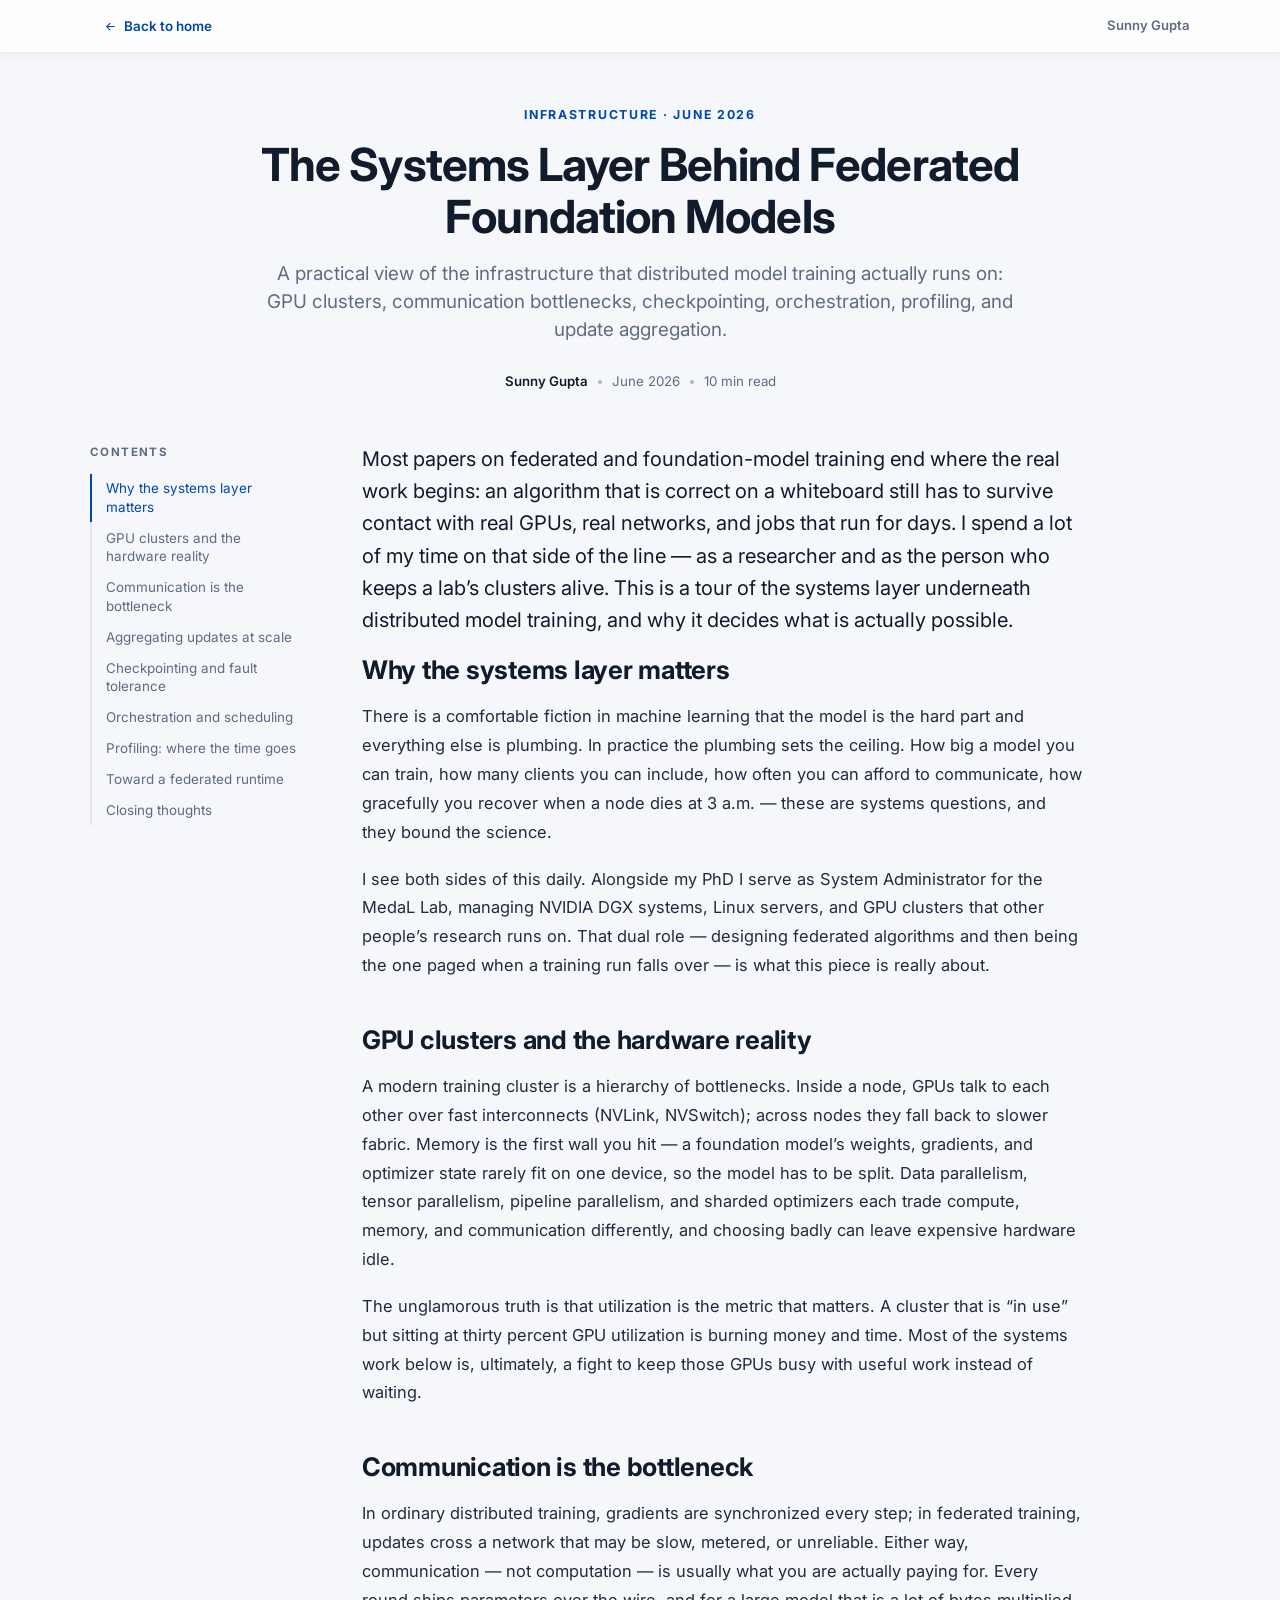
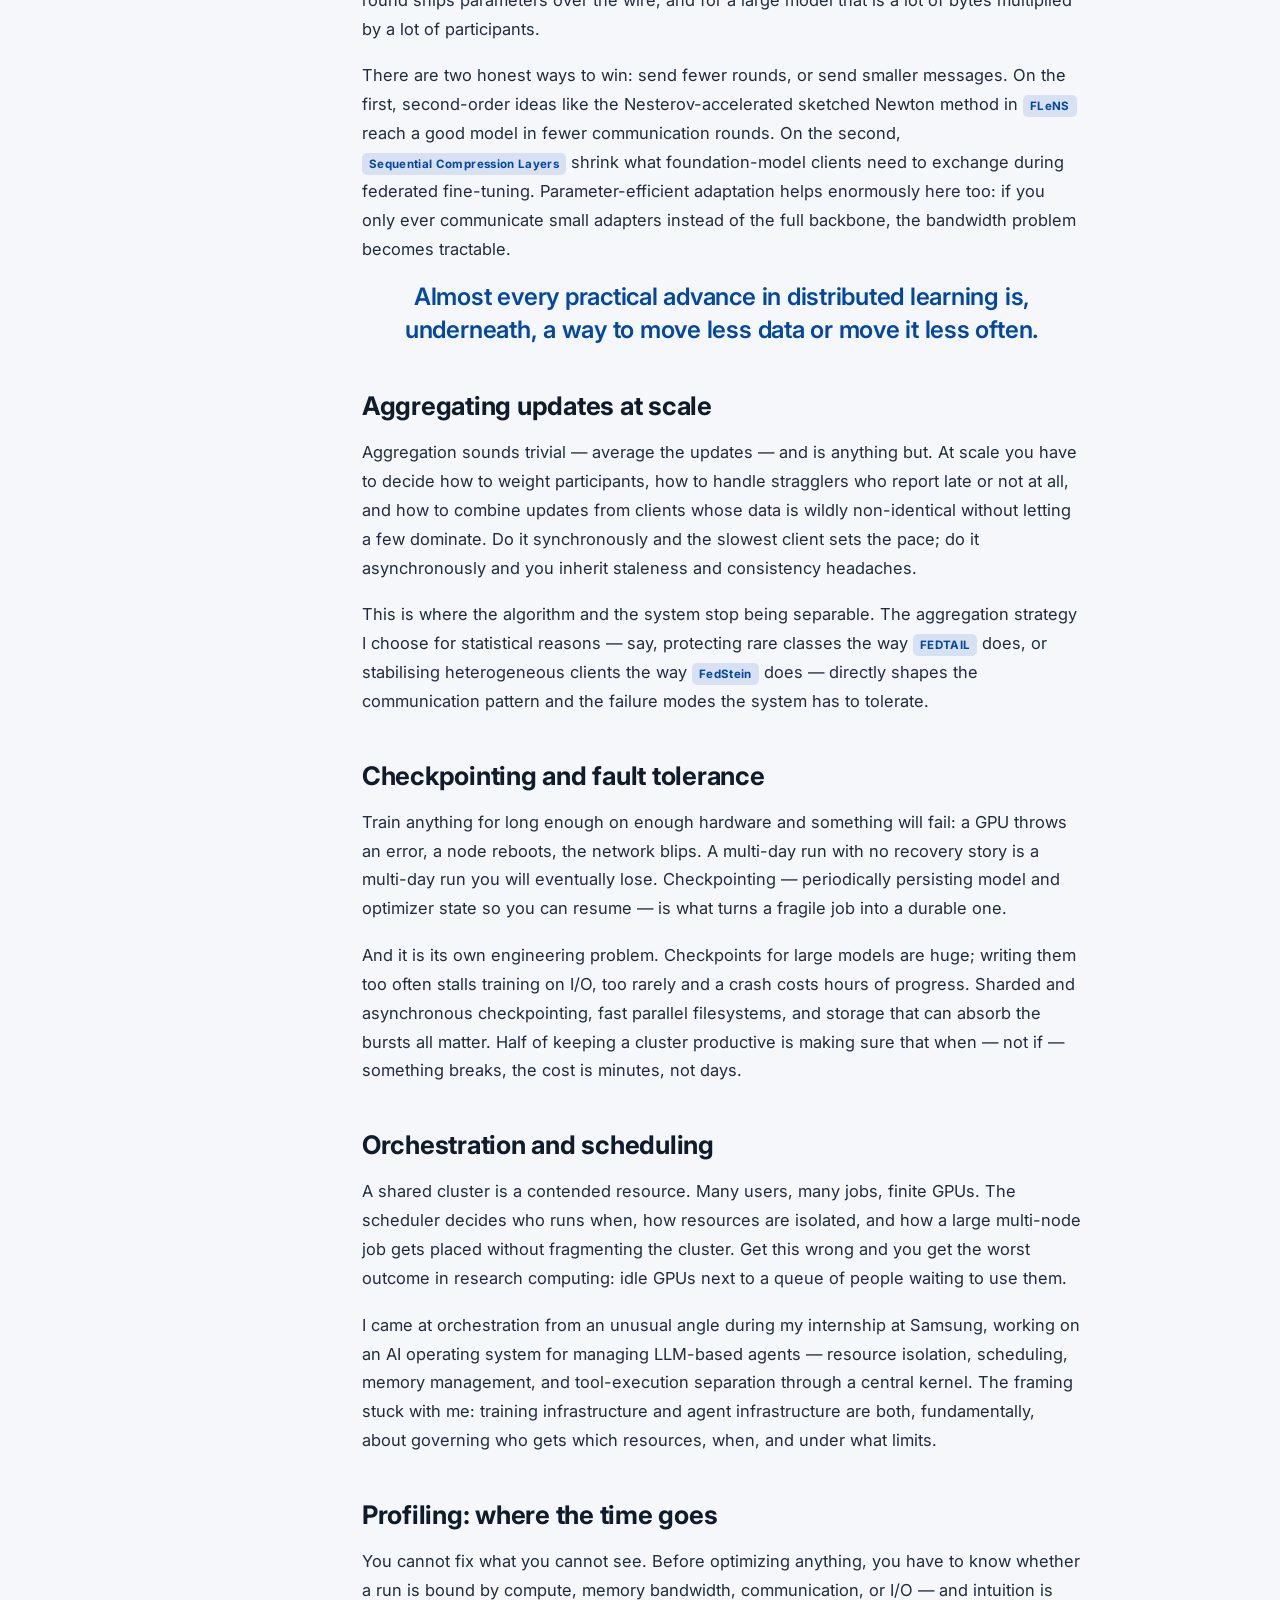
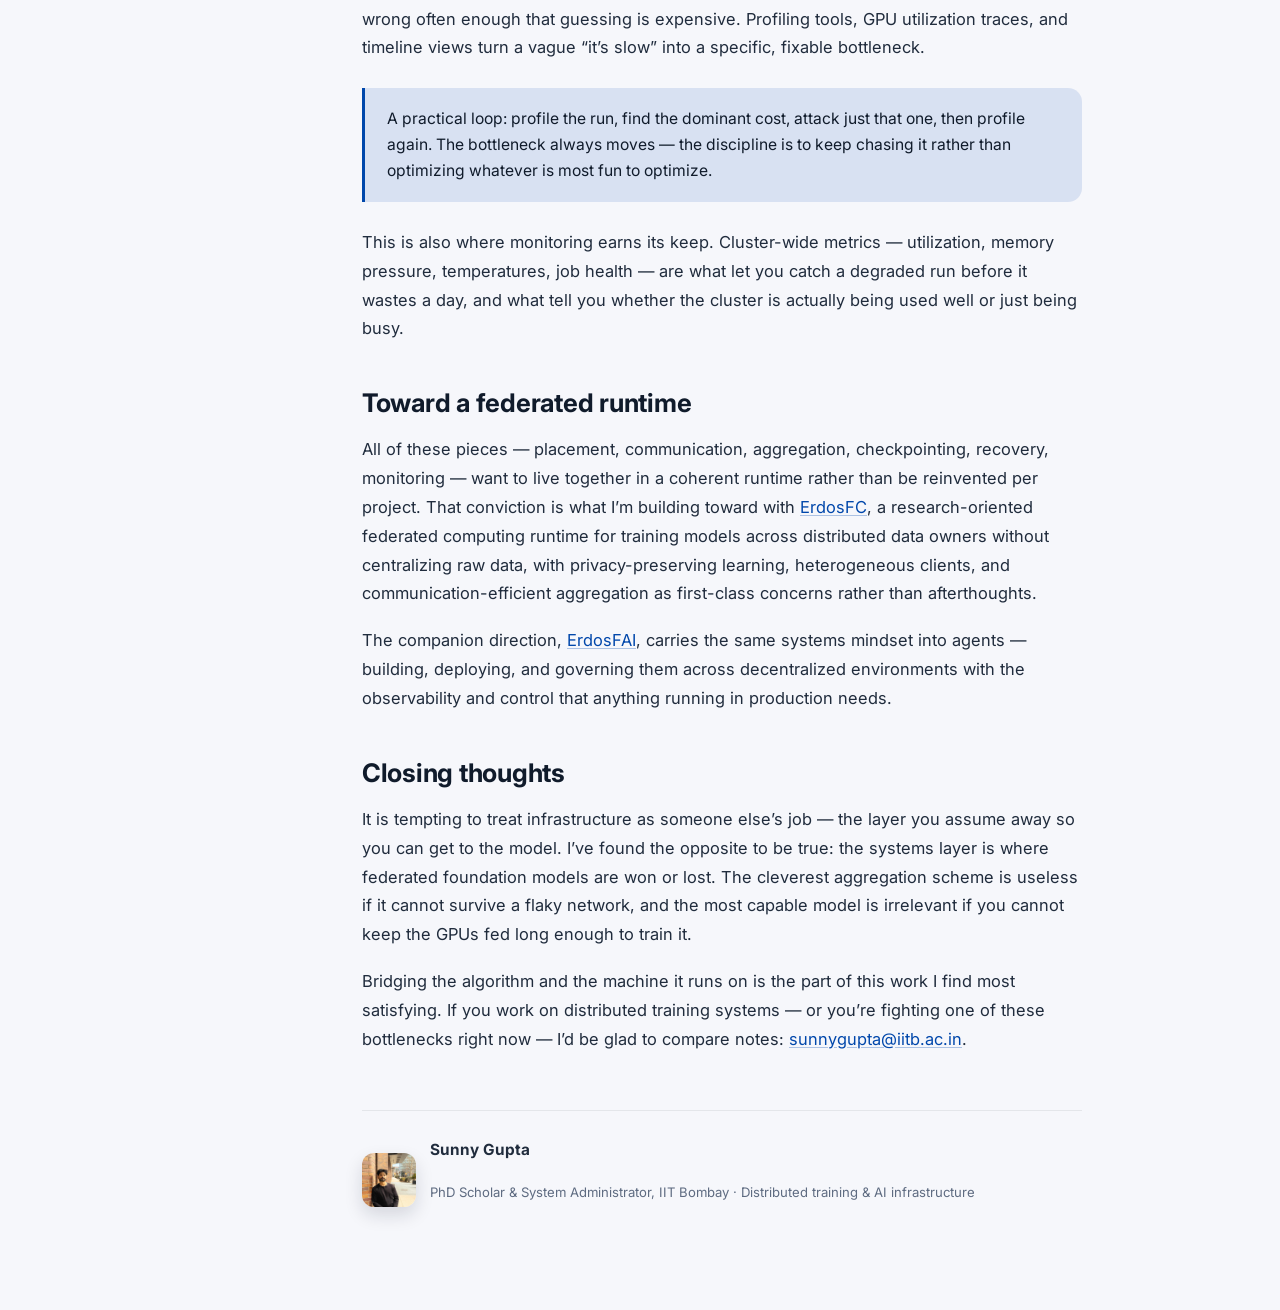
<file: articles/the-systems-layer-behind-federated-foundation-models.html>
<!DOCTYPE html>
<html lang="en">
<head>
  <meta charset="utf-8">
  <meta http-equiv="X-UA-Compatible" content="IE=edge">
  <meta name="viewport" content="width=device-width, initial-scale=1">
  <title>The Systems Layer Behind Federated Foundation Models | Sunny Gupta</title>
  <meta name="description" content="A practical view of the infrastructure needed for distributed model training: GPU clusters, communication bottlenecks, checkpointing, orchestration, profiling, and model-update aggregation.">
  <link rel="preconnect" href="https://fonts.googleapis.com">
  <link rel="preconnect" href="https://fonts.gstatic.com" crossorigin>
  <link href="https://fonts.googleapis.com/css2?family=Inter:wght@300;400;500;600;700&display=swap" rel="stylesheet">
  <link rel="stylesheet" href="../styles.css?v=11">
</head>
<body data-ga-id="" data-plausible-domain="">
  <header class="article-nav">
    <div class="article-nav__inner">
      <a class="article-nav__back" href="../index.html#writing">
        <svg viewBox="0 0 24 24" aria-hidden="true"><path d="M19 12H5M11 18l-6-6 6-6" fill="none" stroke="currentColor" stroke-width="2" stroke-linecap="round" stroke-linejoin="round"></path></svg>
        Back to home
      </a>
      <span class="article-nav__name">Sunny Gupta</span>
    </div>
  </header>

  <article class="article">
    <div class="article-hero">
      <p class="article-hero__eyebrow">Infrastructure · June 2026</p>
      <h1 class="article-hero__title">The Systems Layer Behind Federated Foundation Models</h1>
      <p class="article-hero__subtitle">A practical view of the infrastructure that distributed model training actually runs on: GPU clusters, communication bottlenecks, checkpointing, orchestration, profiling, and update aggregation.</p>
      <div class="article-hero__meta">
        <strong>Sunny Gupta</strong>
        <span class="article-hero__dot"></span>
        <span>June 2026</span>
        <span class="article-hero__dot"></span>
        <span>10 min read</span>
      </div>
    </div>

    <div class="article-layout">
      <aside class="article-toc">
        <p class="article-toc__label">Contents</p>
        <nav aria-label="Article sections">
          <ol>
            <li><a href="#why">Why the systems layer matters</a></li>
            <li><a href="#hardware">GPU clusters and the hardware reality</a></li>
            <li><a href="#communication">Communication is the bottleneck</a></li>
            <li><a href="#aggregation">Aggregating updates at scale</a></li>
            <li><a href="#checkpointing">Checkpointing and fault tolerance</a></li>
            <li><a href="#orchestration">Orchestration and scheduling</a></li>
            <li><a href="#profiling">Profiling: where the time goes</a></li>
            <li><a href="#runtime">Toward a federated runtime</a></li>
            <li><a href="#closing">Closing thoughts</a></li>
          </ol>
        </nav>
      </aside>

      <div class="article-body">
        <p class="article-lede">
          Most papers on federated and foundation-model training end where the real work begins: an algorithm that is correct on a whiteboard still has to survive contact with real GPUs, real networks, and jobs that run for days. I spend a lot of my time on that side of the line &mdash; as a researcher and as the person who keeps a lab&rsquo;s clusters alive. This is a tour of the systems layer underneath distributed model training, and why it decides what is actually possible.
        </p>

        <section id="why">
          <h2>Why the systems layer matters</h2>
          <p>
            There is a comfortable fiction in machine learning that the model is the hard part and everything else is plumbing. In practice the plumbing sets the ceiling. How big a model you can train, how many clients you can include, how often you can afford to communicate, how gracefully you recover when a node dies at 3 a.m. &mdash; these are systems questions, and they bound the science.
          </p>
          <p>
            I see both sides of this daily. Alongside my PhD I serve as System Administrator for the MedaL Lab, managing NVIDIA DGX systems, Linux servers, and GPU clusters that other people&rsquo;s research runs on. That dual role &mdash; designing federated algorithms and then being the one paged when a training run falls over &mdash; is what this piece is really about.
          </p>
        </section>

        <section id="hardware">
          <h2>GPU clusters and the hardware reality</h2>
          <p>
            A modern training cluster is a hierarchy of bottlenecks. Inside a node, GPUs talk to each other over fast interconnects (NVLink, NVSwitch); across nodes they fall back to slower fabric. Memory is the first wall you hit &mdash; a foundation model&rsquo;s weights, gradients, and optimizer state rarely fit on one device, so the model has to be split. Data parallelism, tensor parallelism, pipeline parallelism, and sharded optimizers each trade compute, memory, and communication differently, and choosing badly can leave expensive hardware idle.
          </p>
          <p>
            The unglamorous truth is that utilization is the metric that matters. A cluster that is &ldquo;in use&rdquo; but sitting at thirty percent GPU utilization is burning money and time. Most of the systems work below is, ultimately, a fight to keep those GPUs busy with useful work instead of waiting.
          </p>
        </section>

        <section id="communication">
          <h2>Communication is the bottleneck</h2>
          <p>
            In ordinary distributed training, gradients are synchronized every step; in federated training, updates cross a network that may be slow, metered, or unreliable. Either way, communication &mdash; not computation &mdash; is usually what you are actually paying for. Every round ships parameters over the wire, and for a large model that is a lot of bytes multiplied by a lot of participants.
          </p>
          <p>
            There are two honest ways to win: send fewer rounds, or send smaller messages. On the first, second-order ideas like the Nesterov-accelerated sketched Newton method in <a class="paper-ref" href="https://ieeexplore.ieee.org/abstract/document/10825820" target="_blank" rel="noopener">FLeNS</a> reach a good model in fewer communication rounds. On the second, <a class="paper-ref" href="https://openreview.net/forum?id=lhA3oVClTf" target="_blank" rel="noopener">Sequential Compression Layers</a> shrink what foundation-model clients need to exchange during federated fine-tuning. Parameter-efficient adaptation helps enormously here too: if you only ever communicate small adapters instead of the full backbone, the bandwidth problem becomes tractable.
          </p>
          <p class="article-quote">
            Almost every practical advance in distributed learning is, underneath, a way to move less data or move it less often.
          </p>
        </section>

        <section id="aggregation">
          <h2>Aggregating updates at scale</h2>
          <p>
            Aggregation sounds trivial &mdash; average the updates &mdash; and is anything but. At scale you have to decide how to weight participants, how to handle stragglers who report late or not at all, and how to combine updates from clients whose data is wildly non-identical without letting a few dominate. Do it synchronously and the slowest client sets the pace; do it asynchronously and you inherit staleness and consistency headaches.
          </p>
          <p>
            This is where the algorithm and the system stop being separable. The aggregation strategy I choose for statistical reasons &mdash; say, protecting rare classes the way <a class="paper-ref" href="https://icml.cc/virtual/2025/47994" target="_blank" rel="noopener">FEDTAIL</a> does, or stabilising heterogeneous clients the way <a class="paper-ref" href="https://proceedings.mlr.press/v281/gupta25a.html" target="_blank" rel="noopener">FedStein</a> does &mdash; directly shapes the communication pattern and the failure modes the system has to tolerate.
          </p>
        </section>

        <section id="checkpointing">
          <h2>Checkpointing and fault tolerance</h2>
          <p>
            Train anything for long enough on enough hardware and something will fail: a GPU throws an error, a node reboots, the network blips. A multi-day run with no recovery story is a multi-day run you will eventually lose. Checkpointing &mdash; periodically persisting model and optimizer state so you can resume &mdash; is what turns a fragile job into a durable one.
          </p>
          <p>
            And it is its own engineering problem. Checkpoints for large models are huge; writing them too often stalls training on I/O, too rarely and a crash costs hours of progress. Sharded and asynchronous checkpointing, fast parallel filesystems, and storage that can absorb the bursts all matter. Half of keeping a cluster productive is making sure that when &mdash; not if &mdash; something breaks, the cost is minutes, not days.
          </p>
        </section>

        <section id="orchestration">
          <h2>Orchestration and scheduling</h2>
          <p>
            A shared cluster is a contended resource. Many users, many jobs, finite GPUs. The scheduler decides who runs when, how resources are isolated, and how a large multi-node job gets placed without fragmenting the cluster. Get this wrong and you get the worst outcome in research computing: idle GPUs next to a queue of people waiting to use them.
          </p>
          <p>
            I came at orchestration from an unusual angle during my internship at Samsung, working on an AI operating system for managing LLM-based agents &mdash; resource isolation, scheduling, memory management, and tool-execution separation through a central kernel. The framing stuck with me: training infrastructure and agent infrastructure are both, fundamentally, about governing who gets which resources, when, and under what limits.
          </p>
        </section>

        <section id="profiling">
          <h2>Profiling: where the time goes</h2>
          <p>
            You cannot fix what you cannot see. Before optimizing anything, you have to know whether a run is bound by compute, memory bandwidth, communication, or I/O &mdash; and intuition is wrong often enough that guessing is expensive. Profiling tools, GPU utilization traces, and timeline views turn a vague &ldquo;it&rsquo;s slow&rdquo; into a specific, fixable bottleneck.
          </p>
          <div class="article-callout">
            <p>A practical loop: profile the run, find the dominant cost, attack just that one, then profile again. The bottleneck always moves &mdash; the discipline is to keep chasing it rather than optimizing whatever is most fun to optimize.</p>
          </div>
          <p>
            This is also where monitoring earns its keep. Cluster-wide metrics &mdash; utilization, memory pressure, temperatures, job health &mdash; are what let you catch a degraded run before it wastes a day, and what tell you whether the cluster is actually being used well or just being busy.
          </p>
        </section>

        <section id="runtime">
          <h2>Toward a federated runtime</h2>
          <p>
            All of these pieces &mdash; placement, communication, aggregation, checkpointing, recovery, monitoring &mdash; want to live together in a coherent runtime rather than be reinvented per project. That conviction is what I&rsquo;m building toward with <a href="https://sunnyinai.github.io/ErdosFC/fc/" target="_blank" rel="noopener">ErdosFC</a>, a research-oriented federated computing runtime for training models across distributed data owners without centralizing raw data, with privacy-preserving learning, heterogeneous clients, and communication-efficient aggregation as first-class concerns rather than afterthoughts.
          </p>
          <p>
            The companion direction, <a href="https://sunnyinai.github.io/ErdosFC/fai/" target="_blank" rel="noopener">ErdosFAI</a>, carries the same systems mindset into agents &mdash; building, deploying, and governing them across decentralized environments with the observability and control that anything running in production needs.
          </p>
        </section>

        <section id="closing">
          <h2>Closing thoughts</h2>
          <p>
            It is tempting to treat infrastructure as someone else&rsquo;s job &mdash; the layer you assume away so you can get to the model. I&rsquo;ve found the opposite to be true: the systems layer is where federated foundation models are won or lost. The cleverest aggregation scheme is useless if it cannot survive a flaky network, and the most capable model is irrelevant if you cannot keep the GPUs fed long enough to train it.
          </p>
          <p>
            Bridging the algorithm and the machine it runs on is the part of this work I find most satisfying. If you work on distributed training systems &mdash; or you&rsquo;re fighting one of these bottlenecks right now &mdash; I&rsquo;d be glad to compare notes: <a href="mailto:sunnygupta@iitb.ac.in">sunnygupta@iitb.ac.in</a>.
          </p>
        </section>

        <div class="article-end">
          <div class="article-end__author">
            <img src="../sunny.jpg" alt="Portrait of Sunny Gupta">
            <div>
              <p class="article-end__name">Sunny Gupta</p>
              <p class="article-end__role">PhD Scholar &amp; System Administrator, IIT Bombay &middot; Distributed training &amp; AI infrastructure</p>
            </div>
          </div>
        </div>
      </div>
    </div>
  </article>

  <script src="../analytics.js"></script>
  <script>
    (function () {
      var links = Array.prototype.slice.call(document.querySelectorAll('.article-toc a'));
      var ids = links.map(function (a) { return a.getAttribute('href').slice(1); });
      function onScroll() {
        var current = ids[0];
        for (var i = 0; i < ids.length; i++) {
          var el = document.getElementById(ids[i]);
          if (el && el.getBoundingClientRect().top <= 140) current = ids[i];
        }
        links.forEach(function (a) {
          a.classList.toggle('is-active', a.getAttribute('href') === '#' + current);
        });
      }
      window.addEventListener('scroll', onScroll, { passive: true });
      onScroll();
    })();
  </script>
</body>
</html>
</file>
<file: styles.css>
:root {
  color-scheme: light;
  --background: #f6f7fb;
  --surface: #ffffff;
  --surface-alt: #f0f2f8;
  --text: #101b2b;
  --text-muted: #5e6b81;
  --accent: #0047ab;
  --accent-soft: rgba(0, 71, 171, 0.12);
  --author-highlight: #0072ce;
  --border: rgba(16, 27, 43, 0.08);
  --shadow: 0 20px 45px rgba(15, 23, 42, 0.08);
  --space: clamp(20px, 4vw, 32px);
  --link: #0047ab;
  --link-hover: #00398c;
}

*,
*::before,
*::after {
  box-sizing: border-box;
}

html {
  scroll-padding-top: 58px;
}

body {
  margin: 0;
  font-family: "Inter", system-ui, -apple-system, BlinkMacSystemFont, "Segoe UI", sans-serif;
  color: var(--text);
  background: var(--background);
  line-height: 1.65;
  -webkit-font-smoothing: antialiased;
}

img {
  display: block;
  max-width: 100%;
  height: auto;
}

a {
  color: inherit;
  text-decoration: none;
}

.content a:not(.button) {
  color: var(--link);
  text-decoration: none;
}

.content a:not(.button):hover,
.content a:not(.button):focus {
  color: var(--link-hover);
}

.author-highlight {
  color: var(--author-highlight);
  font-weight: 700;
}

.top-nav {
  position: sticky;
  top: 0;
  z-index: 100;
  background: rgba(255, 255, 255, 0.85);
  backdrop-filter: blur(16px);
  -webkit-backdrop-filter: blur(16px);
  border-bottom: 1px solid var(--border);
  box-shadow: 0 1px 12px rgba(15, 23, 42, 0.06);
}

.top-nav__inner {
  width: min(1440px, 95vw);
  margin: 0 auto;
  display: flex;
  align-items: center;
  justify-content: center;
  gap: 4px;
  padding: 8px 0;
  overflow-x: auto;
  scrollbar-width: none;
}

.top-nav__inner::-webkit-scrollbar {
  display: none;
}

.top-nav__inner a {
  padding: 7px 16px;
  font-size: 0.82rem;
  font-weight: 500;
  color: var(--text-muted);
  letter-spacing: 0.01em;
  white-space: nowrap;
  border-radius: 999px;
  transition: background 0.18s ease, color 0.18s ease;
}

.top-nav__inner a:hover,
.top-nav__inner a:focus {
  background: var(--accent-soft);
  color: var(--accent);
}

.page {
  width: min(1440px, 95vw);
  margin: clamp(20px, 3vw, 40px) auto clamp(32px, 6vw, 80px);
  display: grid;
  grid-template-columns: minmax(280px, 360px) 1fr;
  gap: clamp(28px, 3.5vw, 56px);
}

.sidebar {
  position: sticky;
  top: clamp(20px, 6vw, 60px);
  align-self: start;
  max-height: calc(100vh - 2 * clamp(20px, 6vw, 60px));
  overflow-y: auto;
  overflow-x: hidden;
  display: flex;
  flex-direction: column;
  gap: clamp(20px, 3vw, 28px);
  min-width: 0;
  scrollbar-width: thin;
  padding-right: 2px;
}

.sidebar::-webkit-scrollbar {
  width: 6px;
}

.sidebar::-webkit-scrollbar-thumb {
  background: rgba(15, 23, 42, 0.18);
  border-radius: 999px;
}

.profile {
  background: var(--surface);
  border-radius: 28px;
  padding: clamp(28px, 4vw, 40px);
  box-shadow: var(--shadow);
  display: flex;
  flex-direction: column;
  gap: 20px;
  min-width: 0;
}

.profile__image {
  display: flex;
  justify-content: center;
}

.profile__image img {
  width: 136px;
  height: 136px;
  object-fit: cover;
  border-radius: 16px;
  box-shadow: 0 10px 22px rgba(15, 23, 42, 0.14);
}

.profile__content {
  display: flex;
  flex-direction: column;
  gap: 12px;
}

.profile__header {
  display: flex;
  flex-direction: column;
  gap: 4px;
}

.profile__name {
  font-size: 1.1rem;
  font-weight: 700;
  letter-spacing: -0.01em;
  margin: 0;
}

.profile__eyebrow {
  font-size: 0.84rem;
  font-weight: 500;
  letter-spacing: 0.01em;
  color: var(--text-muted);
  margin: 0;
}

.profile__location {
  font-size: 0.82rem;
  color: var(--text-muted);
  opacity: 0.75;
  margin: 0;
}

.profile__role {
  font-size: 0.84rem;
  font-weight: 600;
  color: var(--accent);
  margin: 0;
  line-height: 1.5;
}

.profile__tagline {
  font-size: 0.84rem;
  margin: 0;
  color: var(--text-muted);
  line-height: 1.6;
}

.profile__email {
  font-size: 0.82rem;
  font-weight: 500;
  color: var(--accent);
  letter-spacing: 0.01em;
}

.profile__email:hover,
.profile__email:focus {
  color: var(--link-hover);
}


.profile__actions {
  display: grid;
  grid-template-columns: 1fr 1fr;
  gap: 8px;
}

.profile__actions .button--icon {
  padding: 9px;
  justify-content: center;
}

.profile__actions .button--icon svg {
  width: 0.95rem;
  height: 0.95rem;
}

.button {
  display: inline-flex;
  justify-content: center;
  align-items: center;
  gap: 8px;
  font-size: 0.95rem;
  padding: 10px 18px;
  border-radius: 999px;
  font-weight: 600;
  border: 1px solid transparent;
  transition: transform 0.2s ease, box-shadow 0.2s ease, border-color 0.2s ease;
}

.button svg {
  width: 1.05rem;
  height: 1.05rem;
  flex-shrink: 0;
}

.button--icon {
  padding: 10px 12px;
}

.button--icon svg {
  margin: 0;
}

.sr-only {
  position: absolute;
  width: 1px;
  height: 1px;
  padding: 0;
  margin: -1px;
  overflow: hidden;
  clip: rect(0, 0, 0, 0);
  white-space: nowrap;
  border: 0;
}

.button.primary {
  background: var(--accent);
  color: #ffffff;
  box-shadow: 0 12px 25px rgba(0, 71, 171, 0.25);
}

.button.primary:hover,
.button.primary:focus {
  transform: translateY(-1px);
  box-shadow: 0 15px 30px rgba(0, 71, 171, 0.28);
}

.button.secondary {
  background: var(--surface-alt);
  border-color: rgba(0, 71, 171, 0.2);
  color: var(--accent);
}

.button.secondary:hover,
.button.secondary:focus {
  transform: translateY(-1px);
  border-color: rgba(0, 71, 171, 0.4);
}

.content {
  display: flex;
  flex-direction: column;
  gap: clamp(40px, 6vw, 72px);
  min-width: 0;
}

.content__section {
  background: var(--surface);
  border-radius: 24px;
  padding: clamp(28px, 4vw, 40px);
  box-shadow: var(--shadow);
}

.section-title {
  margin: 0 0 18px;
  font-size: 0.95rem;
  letter-spacing: 0.14em;
  text-transform: uppercase;
  color: var(--text-muted);
}

.section-title + p {
  margin-top: 0;
}

/* Keep body copy scale consistent across all content cards (matches Experience). */
.content__section p,
.content__section li,
.content__section .timeline__meta,
.content__section .service-reviewer-row {
  font-size: 0.92rem;
  line-height: 1.6;
}

.content__section h3 {
  font-size: 1.05rem;
  font-weight: 700;
  line-height: 1.35;
  letter-spacing: -0.01em;
}

.list-with-heading {
  list-style: none;
  padding: 0;
  margin: 0;
  display: grid;
  gap: 24px;
}

.list-with-heading h3 {
  margin: 0 0 6px;
}

.list-with-heading p {
  margin: 0;
  color: var(--text-muted);
}

.focus-strip {
  display: flex;
  gap: 10px;
  overflow-x: auto;
  padding-bottom: 6px;
  scrollbar-width: thin;
  scroll-snap-type: x proximity;
}

.focus-strip article {
  flex: 0 0 220px;
  background: var(--surface-alt);
  border-radius: 12px;
  padding: 10px 12px;
  border: 1px solid rgba(15, 23, 42, 0.06);
  scroll-snap-align: start;
}

.focus-strip h3 {
  margin: 0;
  font-size: 0.92rem;
  line-height: 1.3;
}

.focus-strip p {
  margin: 4px 0 0;
  color: var(--text-muted);
  font-size: 0.82rem;
  line-height: 1.4;
}

.timeline {
  display: grid;
  gap: 24px;
  position: relative;
}

.timeline article {
  padding-left: 20px;
  border-left: 2px solid var(--accent-soft);
}

.timeline article header {
  margin-bottom: 6px;
}

.timeline h3 {
  margin: 0;
}

.timeline__meta {
  display: block;
  font-weight: 600;
  color: var(--accent);
  font-size: 0.9rem;
  margin-top: 4px;
}

.timeline p {
  margin: 10px 0 0;
  color: var(--text-muted);
}

.timeline__head {
  display: flex;
  justify-content: space-between;
  align-items: baseline;
  gap: 12px;
}

.timeline__date {
  font-size: 0.82rem;
  font-weight: 500;
  color: var(--text-muted);
  white-space: nowrap;
  flex-shrink: 0;
}

.timeline__sub {
  display: flex;
  justify-content: space-between;
  align-items: baseline;
  gap: 12px;
  margin-top: 3px;
}

.timeline__role {
  font-size: 0.92rem;
  font-style: normal;
  font-weight: 600;
  color: var(--accent);
}

.timeline__place {
  font-size: 0.82rem;
  color: var(--text-muted);
  white-space: nowrap;
  flex-shrink: 0;
}

.timeline__bullets {
  margin: 10px 0 0;
  padding-left: 18px;
  display: grid;
  gap: 6px;
}

.timeline__bullets li {
  color: var(--text-muted);
  font-size: 0.92rem;
  line-height: 1.6;
}

.pill-list {
  display: flex;
  flex-wrap: wrap;
  gap: 12px;
}

.pill-list span {
  background: var(--surface-alt);
  border-radius: 999px;
  padding: 8px 16px;
  border: 1px solid rgba(15, 23, 42, 0.08);
  font-weight: 500;
  color: var(--text);
}

.service-group {
  margin-bottom: 28px;
}

.service-group:last-child {
  margin-bottom: 0;
}

.content__section .service-group__label {
  font-size: 0.84rem;
  font-weight: 700;
  letter-spacing: 0.1em;
  text-transform: uppercase;
  color: var(--accent);
  margin: 0 0 14px;
  padding-bottom: 10px;
  border-bottom: 1px solid var(--border);
}

.alignment-list {
  margin: 14px 0 18px;
  padding-left: 20px;
  display: grid;
  gap: 8px;
}

.alignment-list li {
  color: var(--text-muted);
  line-height: 1.55;
}

.skills-groups {
  display: grid;
  gap: 28px;
}

.service-list {
  list-style: none;
  padding: 0;
  margin: 0;
  display: grid;
  gap: 11px;
}

.service-list li {
  display: flex;
  align-items: baseline;
  gap: 10px;
  color: var(--text-muted);
}

.conf-tag {
  display: inline-block;
  font-size: 0.7rem;
  font-weight: 700;
  letter-spacing: 0.08em;
  text-transform: uppercase;
  background: var(--accent-soft);
  color: var(--accent);
  border-radius: 5px;
  padding: 2px 7px;
  white-space: nowrap;
  flex-shrink: 0;
  transition: background 0.18s ease, color 0.18s ease;
}

a.conf-tag:hover,
a.conf-tag:focus {
  background: var(--accent);
  color: #ffffff;
}

.service-reviewer-row {
  display: flex;
  flex-wrap: wrap;
  align-items: center;
  gap: 6px;
}

.journal-review {
  margin-top: 16px;
  padding-top: 14px;
  border-top: 1px solid var(--border);
  display: grid;
  gap: 6px;
}

.journal-review__head {
  display: flex;
  flex-wrap: wrap;
  align-items: baseline;
  gap: 10px;
}

.journal-review__title {
  color: var(--text-muted);
  line-height: 1.5;
}

.journal-review p {
  margin: 0;
  color: var(--text-muted);
  font-size: 0.92rem;
  line-height: 1.6;
}

.conf-sep {
  color: var(--text-muted);
  font-size: 0.85rem;
  line-height: 1;
  user-select: none;
}

.footer__quote {
  margin: 0;
  font-style: italic;
  color: var(--text-muted);
  text-align: center;
}

@media (max-width: 960px) {
  .page {
    grid-template-columns: 1fr;
  }

  .sidebar {
    position: relative;
    top: 0;
    max-height: none;
    overflow: visible;
    padding-right: 0;
  }
}

@media (max-width: 640px) {
  :root {
    --shadow: 0 12px 28px rgba(15, 23, 42, 0.08);
  }

  .page {
    margin: 24px auto 48px;
  }

  .profile,
  .content__section {
    padding: 24px;
  }

  .section-title {
    letter-spacing: 0.18em;
  }

  .timeline__head,
  .timeline__sub {
    flex-direction: column;
    align-items: flex-start;
    gap: 3px;
  }

  .timeline__date,
  .timeline__place {
    white-space: normal;
  }
}

/* ============================================================
   Writing — article cards (homepage)
   ============================================================ */
.content__section.writing-card {
  border-radius: 28px;
  padding: clamp(24px, 3.2vw, 30px);
}

.writing-grid {
  display: grid;
  grid-template-columns: 1fr;
  gap: 14px;
}

.writing-grid .article-card {
  display: flex;
  flex-direction: column;
  gap: 11px;
  background: var(--surface-alt);
  border: 1px solid rgba(15, 23, 42, 0.06);
  border-radius: 18px;
  padding: 22px;
  text-decoration: none;
  color: inherit;
  height: 100%;
  transition: transform 0.2s ease, box-shadow 0.2s ease, border-color 0.2s ease;
}

.writing-grid .article-card:hover,
.writing-grid .article-card:focus-visible {
  transform: translateY(-3px);
  border-color: rgba(0, 71, 171, 0.35);
  box-shadow: 0 16px 34px rgba(15, 23, 42, 0.12);
}

.writing-grid .article-card__top {
  display: flex;
  align-items: center;
  gap: 9px;
  flex-wrap: wrap;
}

.writing-grid .article-card__tag {
  font-size: 0.68rem;
  font-weight: 700;
  letter-spacing: 0.07em;
  text-transform: uppercase;
  background: var(--accent-soft);
  color: var(--accent);
  border-radius: 5px;
  padding: 3px 8px;
}

.writing-grid .article-card__date {
  font-size: 0.77rem;
  color: var(--text-muted);
}

.writing-grid .article-card__title {
  margin: 0;
  font-size: 1.04rem;
  font-weight: 700;
  line-height: 1.34;
  letter-spacing: -0.01em;
  color: var(--text);
}

.writing-grid .article-card__excerpt {
  margin: 0;
  font-size: 0.87rem;
  color: var(--text-muted);
  line-height: 1.55;
}

.writing-grid .article-card__more {
  margin-top: auto;
  padding-top: 2px;
  font-size: 0.82rem;
  font-weight: 600;
  color: var(--accent);
  display: inline-flex;
  align-items: center;
  gap: 6px;
}

.writing-grid .article-card__more svg {
  width: 0.82rem;
  height: 0.82rem;
  transition: transform 0.2s ease;
}

.writing-grid .article-card:hover .article-card__more svg {
  transform: translateX(3px);
}

/* ============================================================
   Article page (standalone post)
   ============================================================ */
.article-nav {
  position: sticky;
  top: 0;
  z-index: 100;
  background: rgba(255, 255, 255, 0.85);
  backdrop-filter: blur(16px);
  -webkit-backdrop-filter: blur(16px);
  border-bottom: 1px solid var(--border);
  box-shadow: 0 1px 12px rgba(15, 23, 42, 0.06);
}

.article-nav__inner {
  width: min(1100px, 92vw);
  margin: 0 auto;
  display: flex;
  align-items: center;
  justify-content: space-between;
  gap: 16px;
  padding: 9px 0;
}

.article-nav__back {
  display: inline-flex;
  align-items: center;
  gap: 7px;
  font-size: 0.84rem;
  font-weight: 600;
  color: var(--accent);
  padding: 6px 14px;
  border-radius: 999px;
  transition: background 0.18s ease;
}

.article-nav__back:hover,
.article-nav__back:focus {
  background: var(--accent-soft);
}

.article-nav__back svg {
  width: 0.82rem;
  height: 0.82rem;
}

.article-nav__name {
  font-size: 0.82rem;
  font-weight: 600;
  color: var(--text-muted);
}

.article {
  width: min(1100px, 92vw);
  margin: clamp(28px, 5vw, 52px) auto clamp(40px, 8vw, 88px);
}

.article-hero {
  max-width: 760px;
  margin: 0 auto clamp(30px, 5vw, 50px);
  text-align: center;
}

.article-hero__eyebrow {
  font-size: 0.77rem;
  font-weight: 700;
  letter-spacing: 0.14em;
  text-transform: uppercase;
  color: var(--accent);
  margin: 0 0 14px;
}

.article-hero__title {
  font-size: clamp(1.9rem, 4.6vw, 2.85rem);
  font-weight: 700;
  line-height: 1.12;
  letter-spacing: -0.02em;
  margin: 0 0 18px;
  color: var(--text);
}

.article-hero__subtitle {
  font-size: clamp(1.02rem, 2vw, 1.18rem);
  color: var(--text-muted);
  line-height: 1.5;
  margin: 0 0 22px;
}

.article-hero__meta {
  display: inline-flex;
  align-items: center;
  flex-wrap: wrap;
  justify-content: center;
  gap: 10px;
  font-size: 0.83rem;
  color: var(--text-muted);
}

.article-hero__meta strong {
  color: var(--text);
  font-weight: 600;
}

.article-hero__dot {
  width: 4px;
  height: 4px;
  border-radius: 50%;
  background: currentColor;
  opacity: 0.45;
}

.article-layout {
  display: grid;
  grid-template-columns: 210px minmax(0, 1fr);
  gap: clamp(30px, 5vw, 62px);
  align-items: start;
}

.article-toc {
  position: sticky;
  top: 70px;
  align-self: start;
}

.article-toc__label {
  font-size: 0.72rem;
  font-weight: 700;
  letter-spacing: 0.12em;
  text-transform: uppercase;
  color: var(--text-muted);
  margin: 0 0 12px;
}

.article-toc ol {
  list-style: none;
  margin: 0;
  padding: 0;
  display: grid;
  gap: 2px;
  border-left: 2px solid var(--border);
}

.article-toc li {
  margin: 0;
}

.article-toc a {
  display: block;
  padding: 5px 0 5px 14px;
  margin-left: -2px;
  border-left: 2px solid transparent;
  font-size: 0.84rem;
  line-height: 1.4;
  color: var(--text-muted);
  transition: color 0.15s ease, border-color 0.15s ease;
}

.article-toc a:hover,
.article-toc a.is-active {
  color: var(--accent);
  border-left-color: var(--accent);
}

.article-body {
  max-width: 720px;
  font-size: 1.03rem;
  line-height: 1.75;
  color: #202c3d;
}

.article-body > section {
  margin-bottom: clamp(28px, 4vw, 44px);
  scroll-margin-top: 80px;
}

.article-body h2 {
  font-size: clamp(1.3rem, 2.6vw, 1.6rem);
  font-weight: 700;
  letter-spacing: -0.01em;
  line-height: 1.25;
  margin: 0 0 16px;
  color: var(--text);
}

.article-body h3 {
  font-size: 1.1rem;
  font-weight: 700;
  margin: 26px 0 10px;
  color: var(--text);
}

.article-body p {
  margin: 0 0 18px;
}

.article-body a {
  color: var(--link);
  text-decoration: underline;
  text-decoration-color: rgba(0, 71, 171, 0.3);
  text-underline-offset: 2px;
}

.article-body a:hover,
.article-body a:focus {
  color: var(--link-hover);
  text-decoration-color: var(--link-hover);
}

.article-body strong {
  font-weight: 600;
  color: var(--text);
}

.article-body ul,
.article-body ol {
  margin: 0 0 18px;
  padding-left: 22px;
  display: grid;
  gap: 8px;
}

.article-body li {
  line-height: 1.65;
}

.article-lede {
  font-size: clamp(1.1rem, 2.2vw, 1.26rem);
  line-height: 1.6;
  color: var(--text);
}

.article-callout {
  margin: 26px 0;
  padding: 18px 22px;
  background: var(--accent-soft);
  border-left: 3px solid var(--accent);
  border-radius: 0 14px 14px 0;
  font-size: 0.98rem;
  line-height: 1.65;
  color: var(--text);
}

.article-callout p:last-child {
  margin-bottom: 0;
}

.article-quote {
  margin: 32px 0;
  font-size: clamp(1.2rem, 2.6vw, 1.5rem);
  font-weight: 600;
  line-height: 1.35;
  letter-spacing: -0.01em;
  color: var(--accent);
  text-align: center;
}

.article-figure {
  margin: 30px 0;
  background: var(--surface);
  border: 1px solid var(--border);
  border-radius: 18px;
  padding: 26px 24px 16px;
  box-shadow: var(--shadow);
}

.article-figure svg {
  width: 100%;
  height: auto;
  display: block;
}

.article-figure figcaption {
  margin-top: 14px;
  font-size: 0.81rem;
  color: var(--text-muted);
  text-align: center;
  line-height: 1.5;
}

.paper-ref {
  display: inline-block;
  font-size: 0.72rem;
  font-weight: 700;
  letter-spacing: 0.03em;
  background: var(--accent-soft);
  color: var(--accent);
  border-radius: 5px;
  padding: 1px 7px;
  white-space: nowrap;
  text-decoration: none !important;
}

a.paper-ref:hover {
  background: var(--accent);
  color: #fff;
}

.article-end {
  max-width: 720px;
  margin: clamp(36px, 6vw, 56px) 0 0;
  padding-top: 26px;
  border-top: 1px solid var(--border);
}

.article-end__author {
  display: flex;
  align-items: center;
  gap: 14px;
}

.article-end__author img {
  width: 54px;
  height: 54px;
  border-radius: 12px;
  object-fit: cover;
  box-shadow: 0 8px 18px rgba(15, 23, 42, 0.14);
}

.article-end__name {
  font-weight: 700;
  font-size: 0.96rem;
  margin: 0;
}

.article-end__role {
  font-size: 0.82rem;
  color: var(--text-muted);
  margin: 3px 0 0;
}

@media (max-width: 880px) {
  .article-layout {
    grid-template-columns: 1fr;
  }

  .article-toc {
    position: relative;
    top: 0;
    background: var(--surface-alt);
    border: 1px solid var(--border);
    border-radius: 14px;
    padding: 16px 18px;
    margin-bottom: 4px;
  }

  .article-toc ol {
    border-left: none;
  }

  .article-toc a {
    padding-left: 0;
    margin-left: 0;
    border-left: none;
  }

  .article-toc a:hover,
  .article-toc a.is-active {
    border-left: none;
  }
}

/* ============================================================
   Currently Building — projects card (sidebar)
   ============================================================ */
.content__section.projects-card {
  border-radius: 28px;
  padding: clamp(24px, 3.2vw, 30px);
}

.projects-list {
  display: grid;
  gap: 12px;
}

.project-item {
  display: flex;
  flex-direction: column;
  gap: 5px;
  background: var(--surface-alt);
  border: 1px solid rgba(15, 23, 42, 0.06);
  border-radius: 16px;
  padding: 16px 18px;
  transition: transform 0.2s ease, box-shadow 0.2s ease, border-color 0.2s ease;
}

.project-item:hover,
.project-item:focus-visible {
  transform: translateY(-3px);
  border-color: rgba(0, 71, 171, 0.35);
  box-shadow: 0 14px 30px rgba(15, 23, 42, 0.12);
}

.project-item__head {
  display: flex;
  align-items: center;
  justify-content: space-between;
  gap: 8px;
}

.project-item__name {
  font-size: 0.98rem;
  font-weight: 700;
  letter-spacing: -0.01em;
  color: var(--text);
}

.project-item__head svg {
  width: 0.8rem;
  height: 0.8rem;
  color: var(--accent);
  flex-shrink: 0;
  transition: transform 0.2s ease;
}

.project-item:hover .project-item__head svg {
  transform: translate(2px, -2px);
}

.project-item__sub {
  font-size: 0.82rem;
  color: var(--text-muted);
  line-height: 1.5;
}

.project-item__desc {
  font-size: 0.78rem;
  color: var(--text-muted);
  line-height: 1.6;
  margin-top: 4px;
}
</file>
